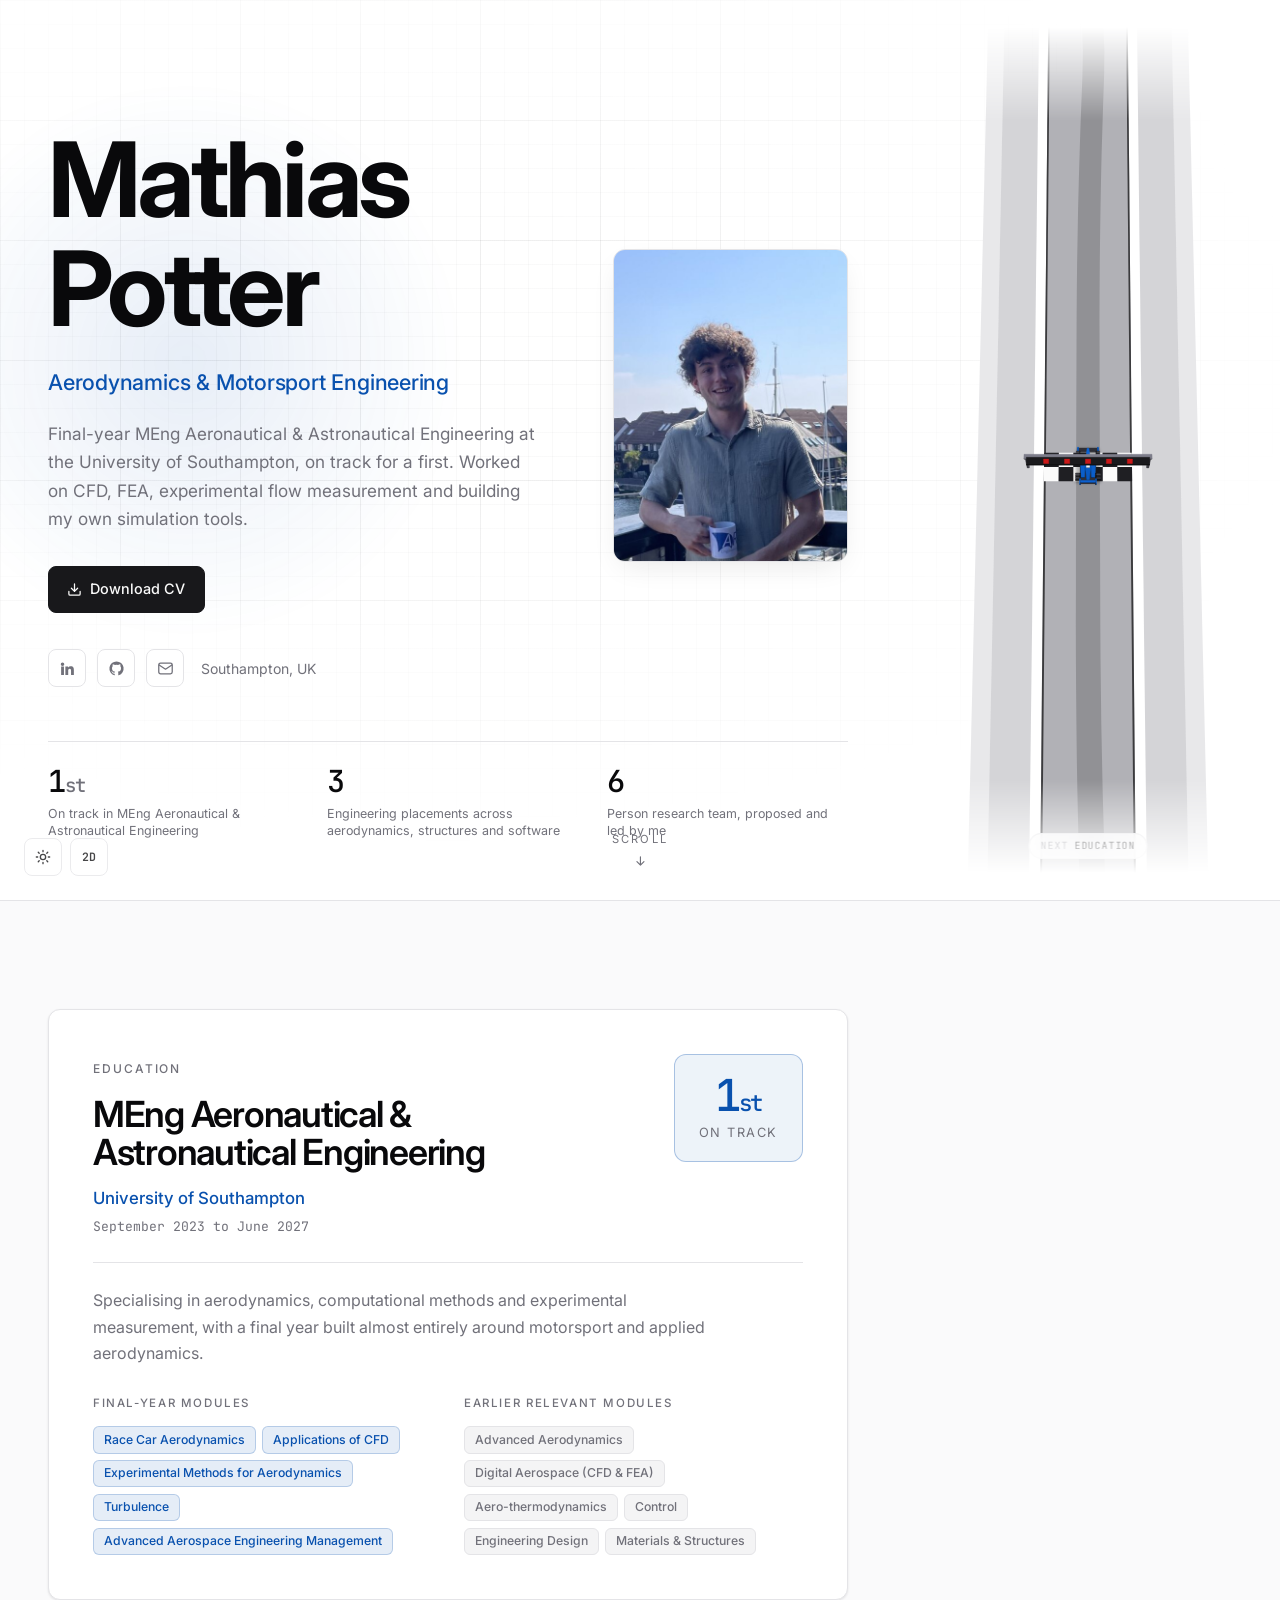
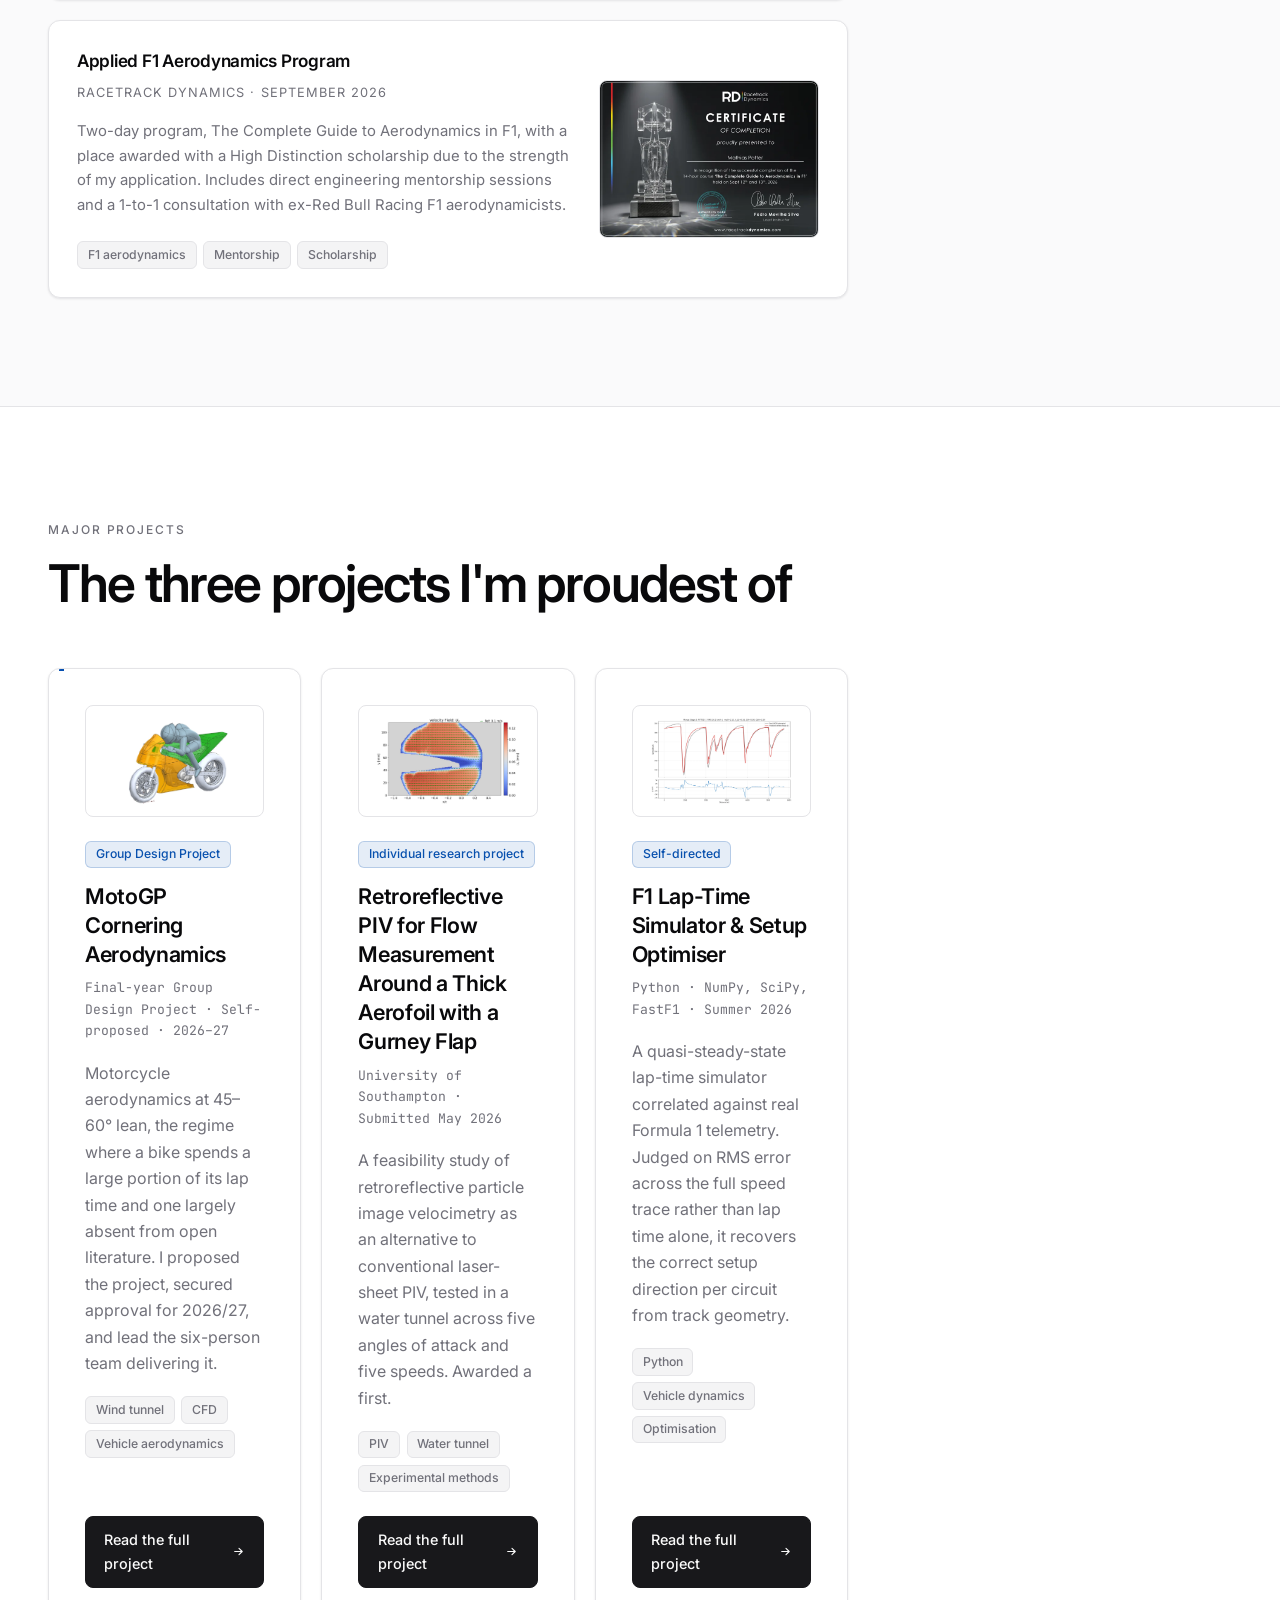
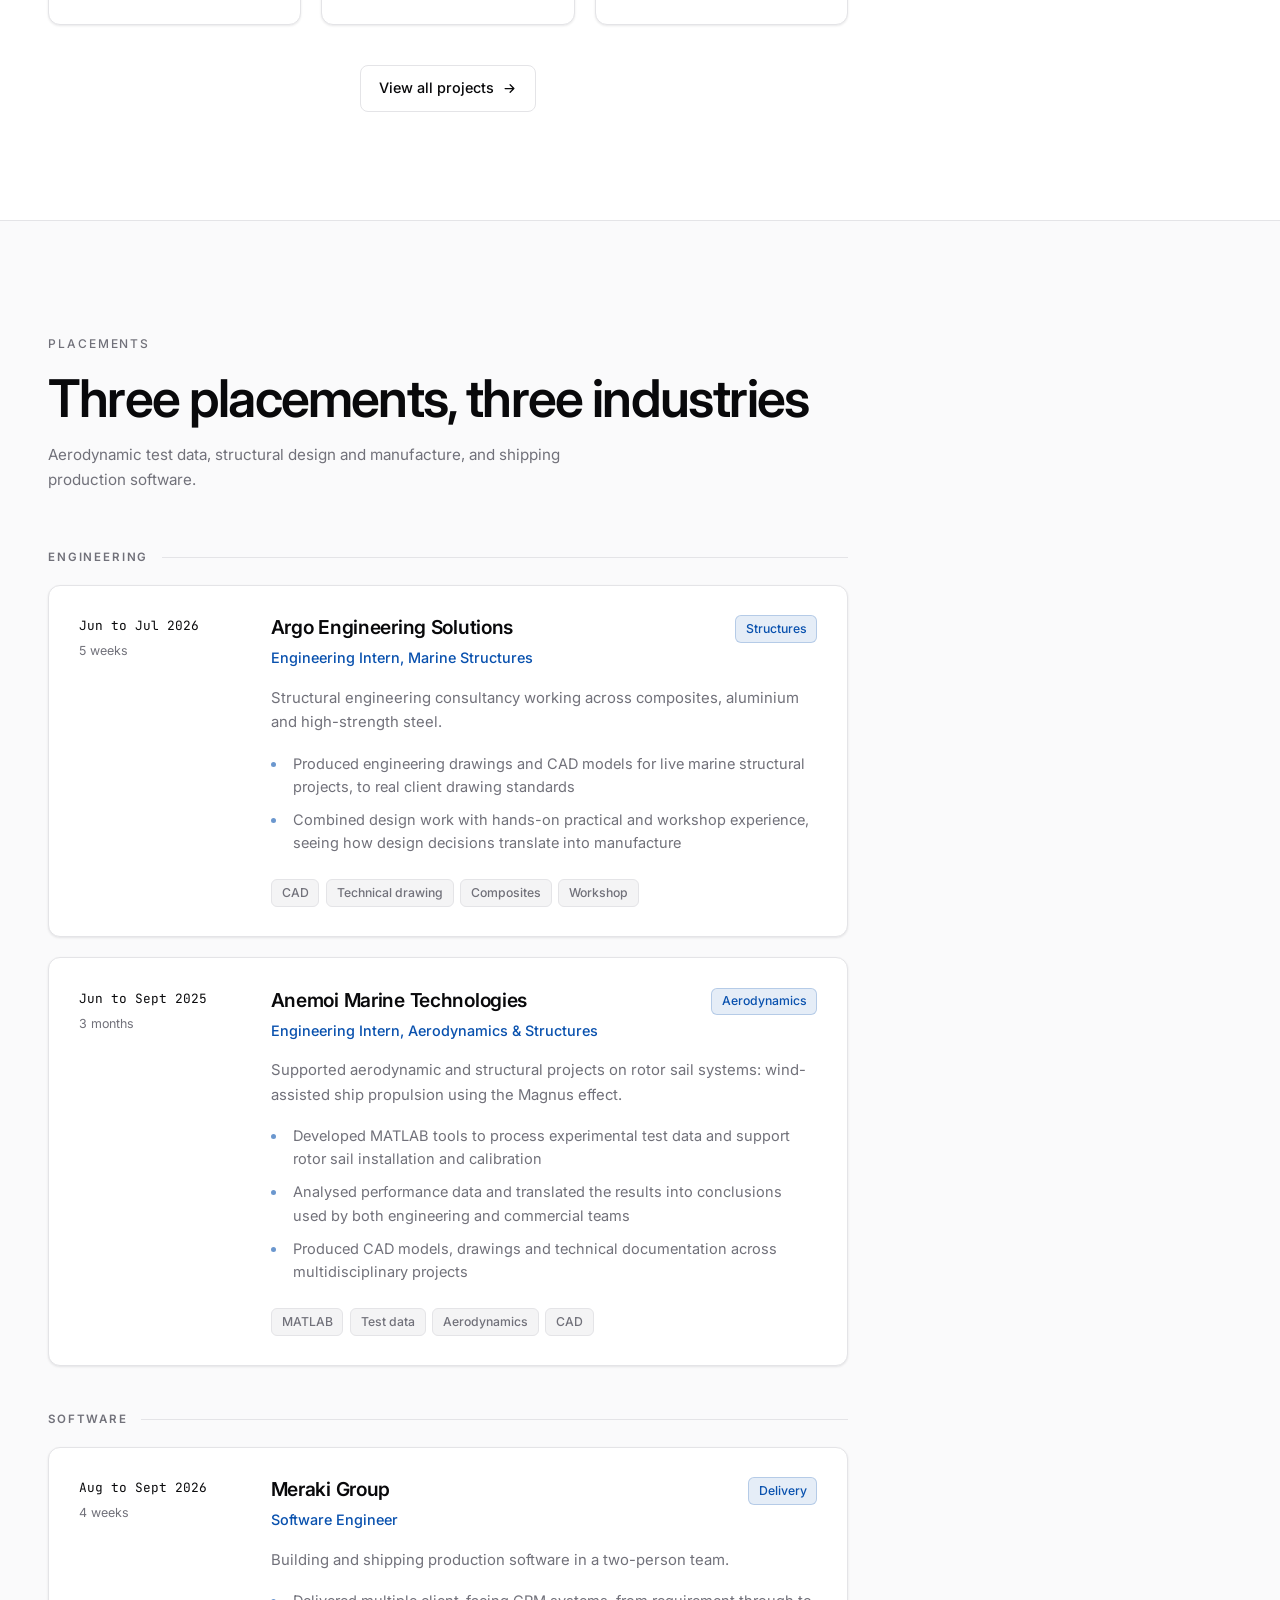
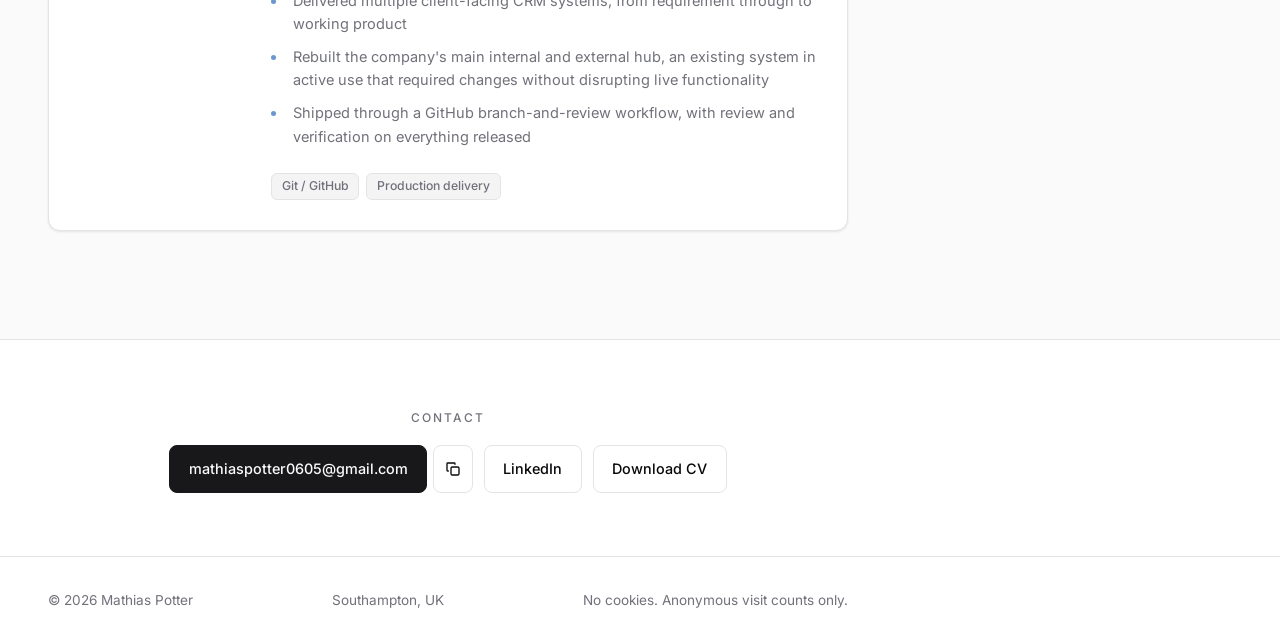
<file: index.html>
<!DOCTYPE html>
<html lang="en-GB">
<head>
<meta charset="utf-8">
<meta name="viewport" content="width=device-width, initial-scale=1">

<title>Mathias Potter | Aerodynamics &amp; Motorsport Engineering</title>
<meta name="description" content="Final-year MEng Aeronautical &amp; Astronautical Engineering student at the University of Southampton, on track for a first. Motorsport aerodynamics, CFD, wind tunnel testing and simulation.">

<meta property="og:title" content="Mathias Potter | Aerodynamics &amp; Motorsport Engineering">
<meta property="og:description" content="Final-year MEng Aeronautical &amp; Astronautical Engineering. F1 lap-time simulation, CFD, and experimental aerodynamics.">
<meta property="og:type" content="website">
<meta property="og:url" content="https://mathiaspotter.co.uk/">
<meta property="og:image" content="https://mathiaspotter.co.uk/assets/images/og-preview.jpg">
<meta property="og:image:width" content="1200">
<meta property="og:image:height" content="630">
<meta name="twitter:card" content="summary_large_image">

<link rel="canonical" href="https://mathiaspotter.co.uk/">
<link rel="icon" href="/favicon.ico" sizes="32x32">
<link rel="icon" href="/favicon.svg" type="image/svg+xml">
<link rel="apple-touch-icon" href="/apple-touch-icon.png">
<meta name="theme-color" content="#0951ae">

<link rel="preconnect" href="https://fonts.googleapis.com">
<link rel="preconnect" href="https://fonts.gstatic.com" crossorigin>
<link href="https://fonts.googleapis.com/css2?family=Inter:wght@400;500;600;700&family=JetBrains+Mono:wght@400;500&display=swap" rel="stylesheet">

<link rel="stylesheet" href="style.css">

<script>
  (function () {
    // First, so the .reveal hidden state only applies when scripts run. Without
    // JS nothing would ever add .in, and the page would stay blank.
    document.documentElement.classList.add('js');

    var t = localStorage.getItem('theme');
    if (!t) t = window.matchMedia('(prefers-color-scheme: dark)').matches ? 'dark' : 'light';
    document.documentElement.dataset.theme = t;

    // The intro plays once per session so repeat navigation isn't gated by it.
    var reduce = window.matchMedia('(prefers-reduced-motion: reduce)').matches;
    var force = /[?&]intro=1/.test(location.search);   // ?intro=1 replays it on demand
    var seen;
    try { seen = sessionStorage.getItem('introSeen'); } catch (e) { seen = null; }
    if (!reduce && (force || !seen)) {
      document.documentElement.dataset.loading = 'true';
      try { sessionStorage.setItem('introSeen', '1'); } catch (e) {}
    }
  })();
</script>
</head>

<body>
<a class="skip" href="#main">Skip to content</a>

<!-- Brief intro curtain. Hidden unless the head script set data-loading, and
     driven entirely by CSS timing so it lifts even if the script below fails. -->
<div class="preload" aria-hidden="true">
  <span class="preload-mark">MP</span>
  <span class="preload-bar"><i></i></span>
</div>

<!-- No nav bar on the home page. It let you skip past the page rather than
     read it, and the circuit strip already jumps between sections. The theme
     switch is the one control worth keeping, so it floats on its own. -->
<button class="theme-toggle theme-float" id="themeToggle" aria-label="Toggle colour theme">
  <svg class="sun" viewBox="0 0 24 24" width="16" height="16" fill="none" stroke="currentColor" stroke-width="2" stroke-linecap="round">
    <circle cx="12" cy="12" r="4"/><path d="M12 2v2M12 20v2M4.9 4.9l1.4 1.4M17.7 17.7l1.4 1.4M2 12h2M20 12h2M4.9 19.1l1.4-1.4M17.7 6.3l1.4-1.4"/>
  </svg>
  <svg class="moon" viewBox="0 0 24 24" width="16" height="16" fill="none" stroke="currentColor" stroke-width="2" stroke-linecap="round" stroke-linejoin="round">
    <path d="M21 12.8A9 9 0 1 1 11.2 3a7 7 0 0 0 9.8 9.8z"/>
  </svg>
</button>

<!-- ============================= HERO ============================== -->
<header class="hero" id="top">
  <div class="container hero-grid">

    <div class="hero-text">
      <h1>Mathias<br>Potter</h1>

      <p class="hero-role">Aerodynamics &amp; Motorsport Engineering</p>

      <p class="hero-lede">
        Final-year MEng Aeronautical &amp; Astronautical Engineering at the University
        of Southampton, on track for a first. Worked on CFD, FEA, experimental flow
        measurement and building my own simulation tools.
      </p>

      <div class="hero-actions">
        <a class="btn btn-primary" href="assets/docs/Mathias_Potter_CV.pdf">
          <svg class="ico-lead" viewBox="0 0 24 24" width="15" height="15" fill="none" stroke="currentColor" stroke-width="2" stroke-linecap="round" stroke-linejoin="round"><path d="M21 15v4a2 2 0 0 1-2 2H5a2 2 0 0 1-2-2v-4M7 10l5 5 5-5M12 15V3"/></svg>
          Download CV
        </a>
      </div>

      <!-- Icons rather than labels: the marks are recognised on sight, and the
           hero reads with less text in it. The name stays in aria-label and
           title for screen readers and hover. -->
      <div class="hero-meta">
        <a href="https://www.linkedin.com/in/mathias-potter" aria-label="LinkedIn" title="LinkedIn">
          <svg viewBox="0 0 24 24" width="17" height="17" fill="currentColor" aria-hidden="true" focusable="false"><path d="M4.98 3.5a2.5 2.5 0 1 1 0 5 2.5 2.5 0 0 1 0-5zM3 9h4v12H3zM9 9h3.8v1.65h.05A4.17 4.17 0 0 1 16.6 8.7c4 0 4.4 2.5 4.4 5.9V21h-4v-5.5c0-1.3 0-3-1.9-3s-2.1 1.44-2.1 2.9V21H9z"/></svg>
        </a>
        <a href="https://github.com/M4ttyP11" aria-label="GitHub" title="GitHub">
          <svg viewBox="0 0 24 24" width="17" height="17" fill="currentColor" aria-hidden="true" focusable="false"><path d="M12 2a10 10 0 0 0-3.16 19.49c.5.09.68-.22.68-.48l-.01-1.7c-2.78.6-3.37-1.34-3.37-1.34-.45-1.16-1.11-1.47-1.11-1.47-.91-.62.07-.6.07-.6 1 .07 1.53 1.03 1.53 1.03.9 1.53 2.36 1.09 2.94.83.09-.65.35-1.09.63-1.34-2.22-.25-4.55-1.11-4.55-4.94 0-1.09.39-1.98 1.03-2.68-.1-.25-.45-1.27.1-2.64 0 0 .84-.27 2.75 1.02a9.5 9.5 0 0 1 5 0c1.91-1.29 2.75-1.02 2.75-1.02.55 1.37.2 2.39.1 2.64.64.7 1.03 1.59 1.03 2.68 0 3.84-2.34 4.68-4.57 4.93.36.31.68.92.68 1.85l-.01 2.75c0 .27.18.58.69.48A10 10 0 0 0 12 2z"/></svg>
        </a>
        <a href="mailto:mathiaspotter0605@gmail.com" aria-label="Email" title="Email">
          <svg viewBox="0 0 24 24" width="17" height="17" fill="none" stroke="currentColor" stroke-width="1.8" stroke-linecap="round" stroke-linejoin="round" aria-hidden="true" focusable="false"><rect x="2.5" y="4.5" width="19" height="15" rx="2.5"/><path d="M3 7l9 6 9-6"/></svg>
        </a>
        <span class="muted hero-where">Southampton, UK</span>
      </div>
    </div>

    <div class="hero-portrait">
      <div class="portrait-frame">
        <img src="assets/images/mathias.jpg" alt="Mathias Potter"
             onerror="this.closest('.hero-portrait').style.display='none'">
      </div>
    </div>

  </div>

  <!-- Credibility strip: gives the hero substance before the photo exists,
       and puts three verifiable facts above the fold. -->
  <div class="container">
    <div class="hero-stats">
      <div>
        <span class="hs-num">1<span class="pct">st</span></span>
        <span class="hs-label">On track in MEng Aeronautical &amp; Astronautical Engineering</span>
      </div>
      <div>
        <span class="hs-num">3</span>
        <span class="hs-label">Engineering placements across aerodynamics, structures and software</span>
      </div>
      <div>
        <span class="hs-num">6</span>
        <span class="hs-label">Person research team, proposed and led by me</span>
      </div>
    </div>
  </div>

  <div class="scroll-cue" aria-hidden="true">
    <span>Scroll</span>
    <svg viewBox="0 0 24 24" width="14" height="14" fill="none" stroke="currentColor" stroke-width="2" stroke-linecap="round" stroke-linejoin="round"><path d="M12 5v14M6 13l6 6 6-6"/></svg>
  </div>
</header>

<main id="main">

<!-- ========================== EDUCATION =========================== -->
<section id="education" class="section section-alt">
  <div class="container">
    <div class="edu-card reveal">

      <div class="edu-head">
        <div>
          <span class="eyebrow">Education</span>
          <h2 class="edu-degree">MEng Aeronautical &amp;<br>Astronautical Engineering</h2>
          <p class="edu-uni">University of Southampton</p>
          <p class="edu-meta">September 2023 to June 2027</p>
        </div>
        <div class="edu-badge">
          <span class="stat-num">1<span class="pct">st</span></span>
          <span class="stat-unit">on track</span>
        </div>
      </div>

      <p class="edu-intro">
        Specialising in aerodynamics, computational methods and experimental
        measurement, with a final year built almost entirely around motorsport and
        applied aerodynamics.
      </p>

      <div class="edu-modules">
        <div>
          <p class="edu-label">Final-year modules</p>
          <div class="tags">
            <span class="tag-accent">Race Car Aerodynamics</span>
            <span class="tag-accent">Applications of CFD</span>
            <span class="tag-accent">Experimental Methods for Aerodynamics</span>
            <span class="tag-accent">Turbulence</span>
            <span class="tag-accent">Advanced Aerospace Engineering Management</span>
          </div>
        </div>
        <div>
          <p class="edu-label">Earlier relevant modules</p>
          <div class="tags">
            <span>Advanced Aerodynamics</span><span>Digital Aerospace (CFD &amp; FEA)</span>
            <span>Aero-thermodynamics</span><span>Control</span>
            <span>Engineering Design</span><span>Materials &amp; Structures</span>
          </div>
        </div>
      </div>

    </div>

    <div class="cards edu-cards">
      <article class="card card-with-cert reveal">
        <div class="card-cert-body">
          <div class="card-top">
            <h3>Applied F1 Aerodynamics Program</h3>
          </div>
          <p class="card-meta">Racetrack Dynamics &middot; September 2026</p>
          <p>
            Two-day program, The Complete Guide to Aerodynamics in F1, with a place
            awarded with a High Distinction scholarship due to the strength of my
            application. Includes direct engineering mentorship sessions and a 1-to-1
            consultation with ex-Red Bull Racing F1 aerodynamicists.
          </p>
          <div class="tags"><span>F1 aerodynamics</span><span>Mentorship</span><span>Scholarship</span></div>
        </div>
        <!-- Small in the card, full size in a dialog. Without JS the button
             has nothing to open, so it is a plain link to the full image. -->
        <a class="cert-thumb" href="assets/images/rd-certificate.webp"
           data-lightbox="#certDialog" aria-label="View certificate">
          <img src="assets/images/rd-certificate-thumb.webp" width="720" height="514"
               alt="Racetrack Dynamics certificate of completion" loading="lazy">
          <span class="cert-zoom" aria-hidden="true">
            <svg viewBox="0 0 24 24" width="15" height="15" fill="none" stroke="currentColor" stroke-width="2" stroke-linecap="round" stroke-linejoin="round"><path d="M15 3h6v6M9 21H3v-6M21 3l-7 7M3 21l7-7"/></svg>
          </span>
        </a>
      </article>
    </div>

  </div>
</section>

<!-- ========================= MAJOR PROJECTS ======================== -->
<section id="major" class="section">
  <div class="container">
    <div class="section-head reveal">
      <span class="eyebrow">Major projects</span>
      <h2>The three projects I'm proudest of</h2>
    </div>

    <!-- The three cards are deliberately thin. Each one is a title, a couple of
         sentences of context and a way in. The evidence, the stats and the
         caveats all live on the project page, which is where someone who is
         actually interested is going to read them. -->

    <div class="major-grid">

    <!-- ---------------------- 1. GDP ------------------------------- -->
    <article class="paper paper-lead-card reveal">
      <span class="beam" aria-hidden="true"></span>
      <div class="paper-body">
        <span class="pill">Group Design Project</span>
        <h3 class="paper-title">MotoGP Cornering Aerodynamics</h3>
        <p class="paper-meta">Final-year Group Design Project · Self-proposed · 2026–27</p>
        <p class="paper-lead">
          Motorcycle aerodynamics at 45–60° lean, the regime where a bike spends a large portion of its
          lap time and one largely absent from open literature. I proposed the project,
          secured approval for 2026/27, and lead the six-person team delivering it.
        </p>
        <div class="tags">
          <span>Wind tunnel</span><span>CFD</span><span>Vehicle aerodynamics</span>
        </div>
        <div class="hero-actions">
          <a class="btn btn-primary" href="projects/motogp-cornering-aerodynamics.html">
            Read the full project
            <svg viewBox="0 0 24 24" width="15" height="15" fill="none" stroke="currentColor" stroke-width="2" stroke-linecap="round" stroke-linejoin="round"><path d="M5 12h14M13 6l6 6-6 6"></path></svg>
          </a>
        </div>
      </div>
      <div class="paper-thumb">
        <img src="assets/images/gdp-model.webp" alt="CAD of the 50%-scale MotoGP wind tunnel model with rider"
             loading="lazy" onerror="this.parentElement.remove()">
      </div>
    </article>

    <!-- ---------------------- 2. IRP ------------------------------- -->
    <article class="paper reveal">
      <div class="paper-body">
        <span class="pill">Individual research project</span>
        <h3 class="paper-title">Retroreflective PIV for Flow Measurement Around a Thick Aerofoil with a Gurney Flap</h3>
        <p class="paper-meta">University of Southampton · Submitted May 2026</p>
        <p class="paper-lead">
          A feasibility study of retroreflective particle image velocimetry as an
          alternative to conventional laser-sheet PIV, tested in a water tunnel across
          five angles of attack and five speeds. Awarded a first.
        </p>
        <div class="tags">
          <span>PIV</span><span>Water tunnel</span><span>Experimental methods</span>
        </div>
        <div class="hero-actions">
          <a class="btn btn-primary" href="projects/retroreflective-piv.html">
            Read the full project
            <svg viewBox="0 0 24 24" width="15" height="15" fill="none" stroke="currentColor" stroke-width="2" stroke-linecap="round" stroke-linejoin="round"><path d="M5 12h14M13 6l6 6-6 6"></path></svg>
          </a>
        </div>
      </div>
      <div class="paper-thumb">
        <img src="assets/images/piv-velocity-field.webp" alt="Velocity field around the thick aerofoil with a Gurney flap, measured with retroreflective PIV"
             loading="lazy" onerror="this.parentElement.remove()">
      </div>
    </article>

    <!-- ---------------------- 3. LAP SIM --------------------------- -->
    <article class="paper reveal">
      <div class="paper-body">
        <span class="pill">Self-directed</span>
        <h3 class="paper-title">F1 Lap-Time Simulator &amp; Setup Optimiser</h3>
        <p class="paper-meta">Python · NumPy, SciPy, FastF1 · Summer 2026</p>
        <p class="paper-lead">
          A quasi-steady-state lap-time simulator correlated against real Formula 1
          telemetry. Judged on RMS error across the full speed trace rather than lap
          time alone, it recovers the correct setup direction per circuit from track
          geometry.
        </p>
        <div class="tags">
          <span>Python</span><span>Vehicle dynamics</span><span>Optimisation</span>
        </div>
        <div class="hero-actions">
          <a class="btn btn-primary" href="projects/f1-lap-time-simulator.html">
            Read the full project
            <svg viewBox="0 0 24 24" width="15" height="15" fill="none" stroke="currentColor" stroke-width="2" stroke-linecap="round" stroke-linejoin="round"><path d="M5 12h14M13 6l6 6-6 6"></path></svg>
          </a>
        </div>
      </div>
      <div class="paper-thumb">
        <img src="assets/images/correlation-plot.webp" alt="Simulated speed trace overlaid on real F1 telemetry for the Monza pole lap"
             loading="lazy" onerror="this.parentElement.remove()">
      </div>
    </article>

    </div>

    <div class="hero-actions major-actions reveal">
      <a class="btn" href="projects/">
        View all projects
        <svg viewBox="0 0 24 24" width="15" height="15" fill="none" stroke="currentColor" stroke-width="2" stroke-linecap="round" stroke-linejoin="round"><path d="M5 12h14M13 6l6 6-6 6"></path></svg>
      </a>
    </div>

  </div>
</section>

<!-- ========================== PLACEMENTS ========================== -->
<section id="experience" class="section section-alt">
  <div class="container">
    <div class="section-head reveal">
      <span class="eyebrow">Placements</span>
      <h2>Three placements, three industries</h2>
      <p class="section-sub">
        Aerodynamic test data, structural design and manufacture, and shipping
        production software.
      </p>
    </div>

    <p class="group-label reveal">Engineering</p>

    <div class="placements">

      <article class="placement reveal">
        <div class="placement-side">
          <span class="placement-when">Jun to Jul 2026</span>
          <span class="placement-len">5 weeks</span>
        </div>
        <div class="placement-main">
          <div class="placement-top">
            <div>
              <h3>Argo Engineering Solutions</h3>
              <p class="placement-role">Engineering Intern, Marine Structures</p>
            </div>
            <span class="pill">Structures</span>
          </div>
          <p>
            Structural engineering consultancy working across composites, aluminium and
            high-strength steel.
          </p>
          <ul class="placement-list">
            <li>Produced engineering drawings and CAD models for live marine structural projects, to real client drawing standards</li>
            <li>Combined design work with hands-on practical and workshop experience, seeing how design decisions translate into manufacture</li>
          </ul>
          <div class="tags"><span>CAD</span><span>Technical drawing</span><span>Composites</span><span>Workshop</span></div>
        </div>
      </article>

      <article class="placement reveal">
        <div class="placement-side">
          <span class="placement-when">Jun to Sept 2025</span>
          <span class="placement-len">3 months</span>
        </div>
        <div class="placement-main">
          <div class="placement-top">
            <div>
              <h3>Anemoi Marine Technologies</h3>
              <p class="placement-role">Engineering Intern, Aerodynamics &amp; Structures</p>
            </div>
            <span class="pill">Aerodynamics</span>
          </div>
          <p>
            Supported aerodynamic and structural projects on rotor sail systems:
            wind-assisted ship propulsion using the Magnus effect.
          </p>
          <ul class="placement-list">
            <li>Developed MATLAB tools to process experimental test data and support rotor sail installation and calibration</li>
            <li>Analysed performance data and translated the results into conclusions used by both engineering and commercial teams</li>
            <li>Produced CAD models, drawings and technical documentation across multidisciplinary projects</li>
          </ul>
          <div class="tags"><span>MATLAB</span><span>Test data</span><span>Aerodynamics</span><span>CAD</span></div>
        </div>
      </article>

    </div>

    <p class="group-label reveal">Software</p>

    <div class="placements">

      <article class="placement reveal">
        <div class="placement-side">
          <span class="placement-when">Aug to Sept 2026</span>
          <span class="placement-len">4 weeks</span>
        </div>
        <div class="placement-main">
          <div class="placement-top">
            <div>
              <h3>Meraki Group</h3>
              <p class="placement-role">Software Engineer</p>
            </div>
            <span class="pill">Delivery</span>
          </div>
          <p>
            Building and shipping production software in a two-person team.
            <!-- TODO: name the tech stack -->
          </p>
          <ul class="placement-list">
            <li>Delivered multiple client-facing CRM systems, from requirement through to working product</li>
            <li>Rebuilt the company's main internal and external hub, an existing system in active use that required changes without disrupting live functionality</li>
            <li>Shipped through a GitHub branch-and-review workflow, with review and verification on everything released</li>
          </ul>
          <div class="tags"><span>Git / GitHub</span><span>Production delivery</span></div>
        </div>
      </article>

    </div>
  </div>
</section>

<!-- =========================== CONTACT ============================ -->
<section id="contact" class="section">
  <div class="container contact reveal">
    <span class="eyebrow">Contact</span>
    <div class="hero-actions">
      <span class="copy-group">
        <a class="btn btn-primary" href="mailto:mathiaspotter0605@gmail.com">mathiaspotter0605@gmail.com</a>
        <button class="btn btn-icon copy-email" type="button" data-copy="mathiaspotter0605@gmail.com" aria-label="Copy email address" title="Copy email address" hidden>
          <svg class="ico-copy" viewBox="0 0 24 24" width="16" height="16" fill="none" stroke="currentColor" stroke-width="2" stroke-linecap="round" stroke-linejoin="round" aria-hidden="true" focusable="false"><rect x="9" y="9" width="12" height="12" rx="2"/><path d="M5 15H4a1 1 0 0 1-1-1V4a1 1 0 0 1 1-1h10a1 1 0 0 1 1 1v1"/></svg>
          <svg class="ico-done" viewBox="0 0 24 24" width="16" height="16" fill="none" stroke="currentColor" stroke-width="2.4" stroke-linecap="round" stroke-linejoin="round" aria-hidden="true" focusable="false"><path d="M5 12.5l4.5 4.5L19 7"/></svg>
          <span class="copy-status" role="status"></span>
        </button>
      </span>
      <a class="btn" href="https://www.linkedin.com/in/mathias-potter">LinkedIn</a>
      <a class="btn" href="assets/docs/Mathias_Potter_CV.pdf">Download CV</a>
    </div>
  </div>
</section>

</main>

<footer>
  <div class="container footer-inner">
    <span>© <span id="year">2026</span> Mathias Potter</span>
    <span class="muted">Southampton, UK</span>
    <span class="muted">No cookies. Anonymous visit counts only.</span>
  </div>
</footer>

<!-- ========================= CIRCUIT MINIMAP =======================
     Decoration plus a shortcut: scroll position drives a car around a lap,
     and the corner dots jump to their section. The real navigation is the
     nav above, so this is aria-hidden and only appears once JS has measured
     the page. Desktop only, and it stays off under reduced motion.
     ================================================================ -->
<aside class="circuit" id="circuit" data-mode="lap" aria-hidden="true">
  <!-- A window onto the circuit around your current position. The car is fixed
       at the SVG origin pointing up the screen, and #circuitWorld carries the
       inverse transform, so the track slides and turns beneath it. The viewBox
       is in track units, so the origin sits two thirds down the strip and most
       of what you see is the road ahead.

       Three track layers, all the same geometry: the whole loop faintly, so
       distant parts of the circuit sweep past; a bright window of road around
       the car, cut with stroke-dasharray so those distant parts stay faint;
       and the lap driven so far in accent. site.js copies the path data onto
       the other two at build time rather than the markup carrying it three
       times. -->
  <!-- The corner dots move with the track, so they are awkward to hit. This
       chip holds still, names the corner you are heading for, and goes to it.
       Not focusable: the strip is aria-hidden and the nav above is the real
       keyboard route to every section. -->
  <button class="circuit-next" id="circuitNext" type="button" tabindex="-1">
    <span class="circuit-next-k">Next</span>
    <span class="circuit-next-v" id="circuitNextName">Education</span>
  </button>

  <svg class="circuit-map" id="circuitMap" viewBox="-24 -84 48 120" role="presentation" focusable="false"
       preserveAspectRatio="xMidYMid meet">
    <g class="circuit-world" id="circuitWorld">
      <path class="circuit-kerb" id="circuitPath"
            d="M 108.25 150 L 161.75 150 A 32 32 0 0 0 184.37 140.63 L 197 128 A 16.54 16.54 0 0 0 191.24 100.86 L 178.56 95.99 A 16.64 16.64 0 0 1 174.75 67 L 180.41 62.88 A 16 16 0 0 0 176.34 34.86 L 150.01 25.54 A 30 30 0 0 0 129.99 25.54 L 97.85 36.92 A 23.27 23.27 0 0 0 84 67.5 L 86.22 73.06 A 16 16 0 0 1 71.37 95 L 54 95 A 24 24 0 0 0 30 119 L 30 125.25 A 24.75 24.75 0 0 0 54.75 150 L 108.25 150 Z"/>
      <path class="circuit-window" id="circuitWindow"/>
      <path class="circuit-line" id="circuitLine"/>

      <!-- Section markers. cx/cy here are a starting guess only: site.js moves
           each one onto the path at its section's share of the page scroll, so
           the lap runs at a constant speed. -->
      <g class="circuit-dots" id="circuitDots">
        <circle data-target="#top"        data-name="Start/finish"   cx="108.25" cy="150" r="1.1"/>
        <circle data-target="#education"  data-name="Education"      cx="173.99" cy="147.56" r="1.1"/>
        <circle data-target="#major"      data-name="Major projects" cx="201.48" cy="112.87" r="1.1"/>
        <circle data-target="#experience" data-name="Placements"     cx="84.41" cy="49.26" r="1.1"/>
        <circle data-target="#contact"    data-name="Contact"        cx="37.03" cy="102.03" r="1.1"/>
      </g>
    </g>

    <!-- The car, drawn in track units so it is a car-sized car: the road is
         5.2 units across, call that a 15m track, which puts a 2m by 4.6m car
         at roughly 0.8 by 2.3 once the wings are counted. Scaled up from
         there, because a car drawn to scale against a real road is a speck in
         a strip 114px wide. Nose along +x, and the group turns it to face up
         the screen.

         Order matters: wings and tyres go down first, the chassis over them,
         then the driver, so the body covers the inner edge of the rear tyres
         the way a sidepod does. -->
    <g class="circuit-car" id="circuitCar" transform="rotate(-90) scale(1.65)">
      <rect class="car-part" x="-1.16" y="-.66" width=".18" height="1.32" rx=".05"/>
      <rect class="car-part" x="-.94" y="-.7" width=".52" height=".3" rx=".09"/>
      <rect class="car-part" x="-.94" y=".4" width=".52" height=".3" rx=".09"/>
      <rect class="car-part" x=".4" y="-.66" width=".4" height=".26" rx=".08"/>
      <rect class="car-part" x=".4" y=".4" width=".4" height=".26" rx=".08"/>
      <rect class="car-part" x=".96" y="-.62" width=".16" height="1.24" rx=".04"/>
      <path class="car-body" d="M 1.02 .11 L .55 .16 L .28 .24 L .05 .3 L -.15 .44
               L -.78 .44 L -.98 .3 L -.98 -.3 L -.78 -.44 L -.15 -.44 L .05 -.3
               L .28 -.24 L .55 -.16 L 1.02 -.11 Z"/>
      <rect class="car-glass" x="-.34" y="-.15" width=".3" height=".3" rx=".1"/>
      <circle class="car-glass" cx=".14" cy="0" r=".16"/>
    </g>
  </svg>
  <p class="circuit-label" id="circuitLabel">Start/finish</p>
</aside>


<!-- Certificate, full size. Styled after the shadcn Dialog: dimmed and
     blurred overlay, bordered panel, close button top right. Native <dialog>
     gives focus trapping and Escape for free. -->
<dialog class="lightbox" id="certDialog" aria-label="Racetrack Dynamics certificate">
  <button class="lightbox-close" type="button" aria-label="Close" data-lightbox-close>
    <svg viewBox="0 0 24 24" width="16" height="16" fill="none" stroke="currentColor" stroke-width="2" stroke-linecap="round"><path d="M18 6L6 18M6 6l12 12"/></svg>
  </button>
  <img src="assets/images/rd-certificate.webp" width="2800" height="2000" loading="lazy"
       alt="Certificate of completion from Racetrack Dynamics for The Complete Guide to Aerodynamics in F1, awarded to Mathias Potter, 12 and 13 September 2026">
</dialog>


<script src="circuit3d.js"></script>
<script src="site.js"></script>
<script src="analytics.js" defer></script>
</body>
</html>
</file>
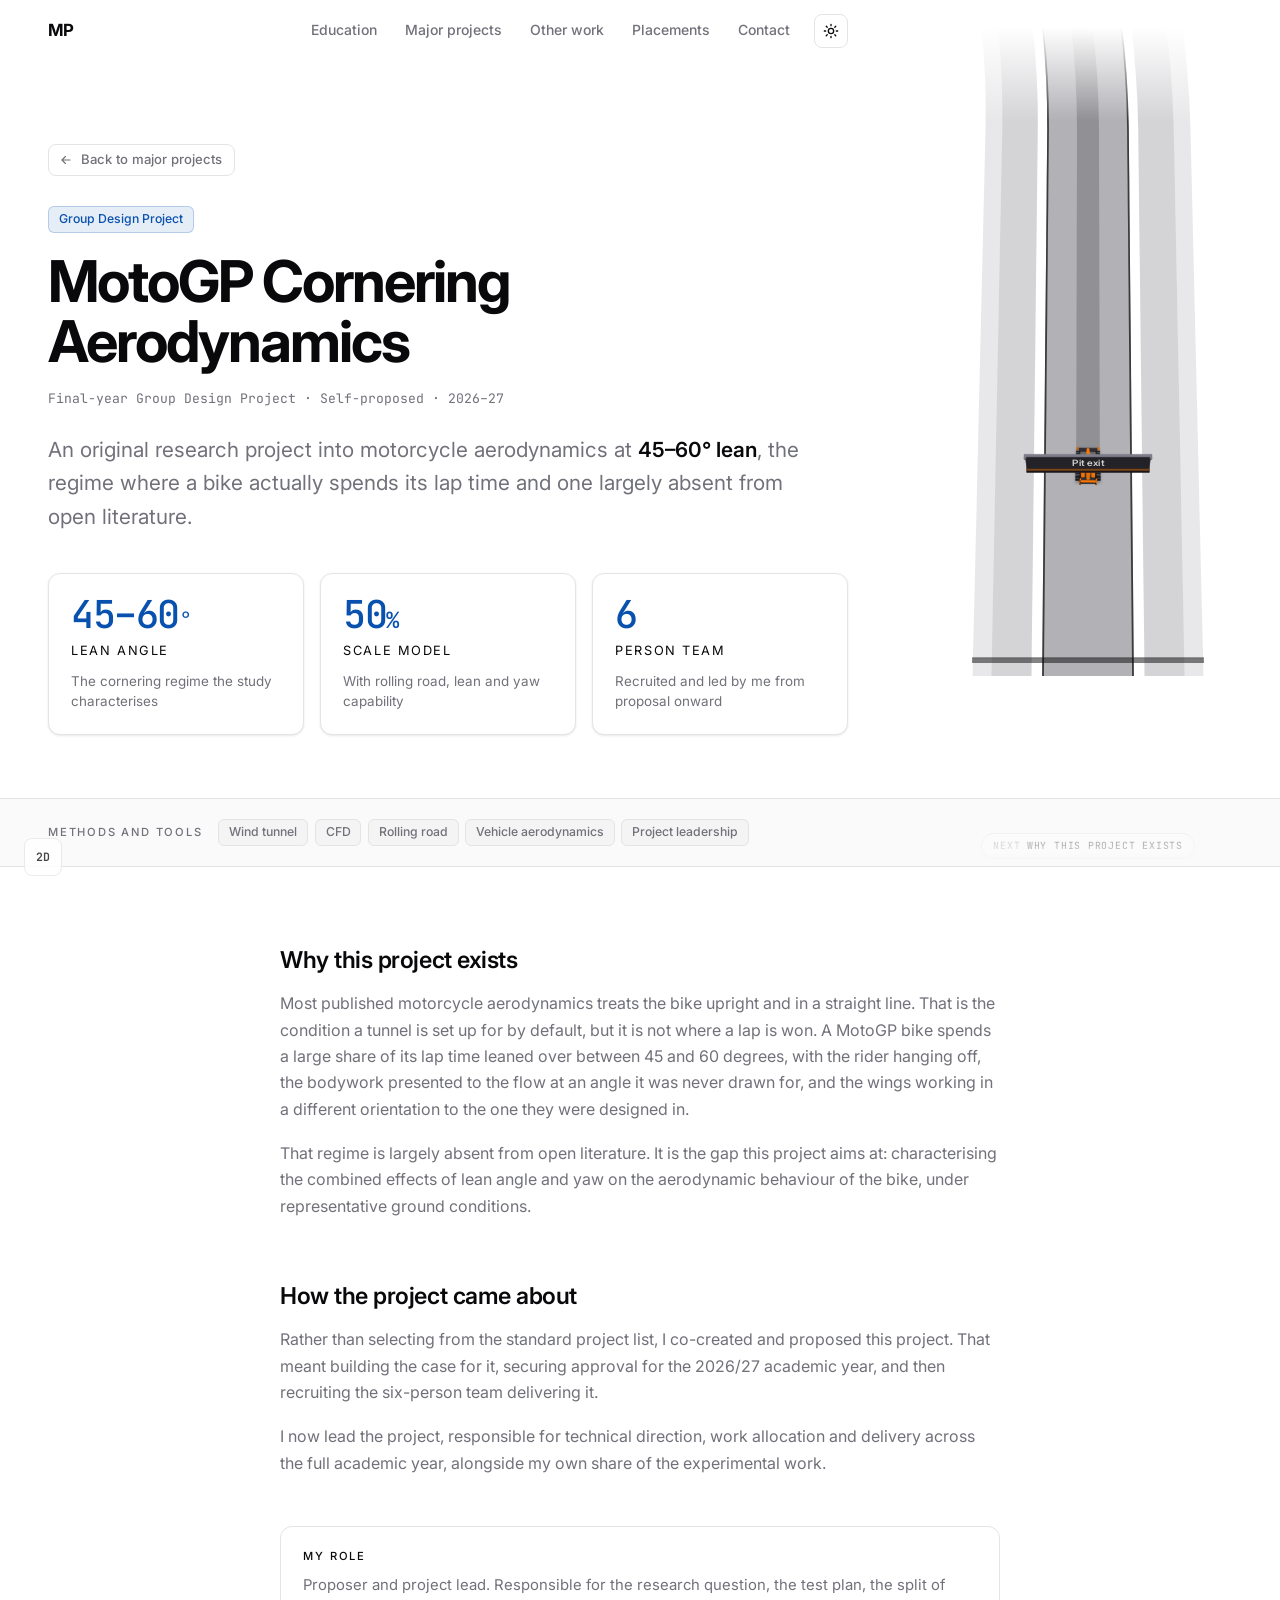
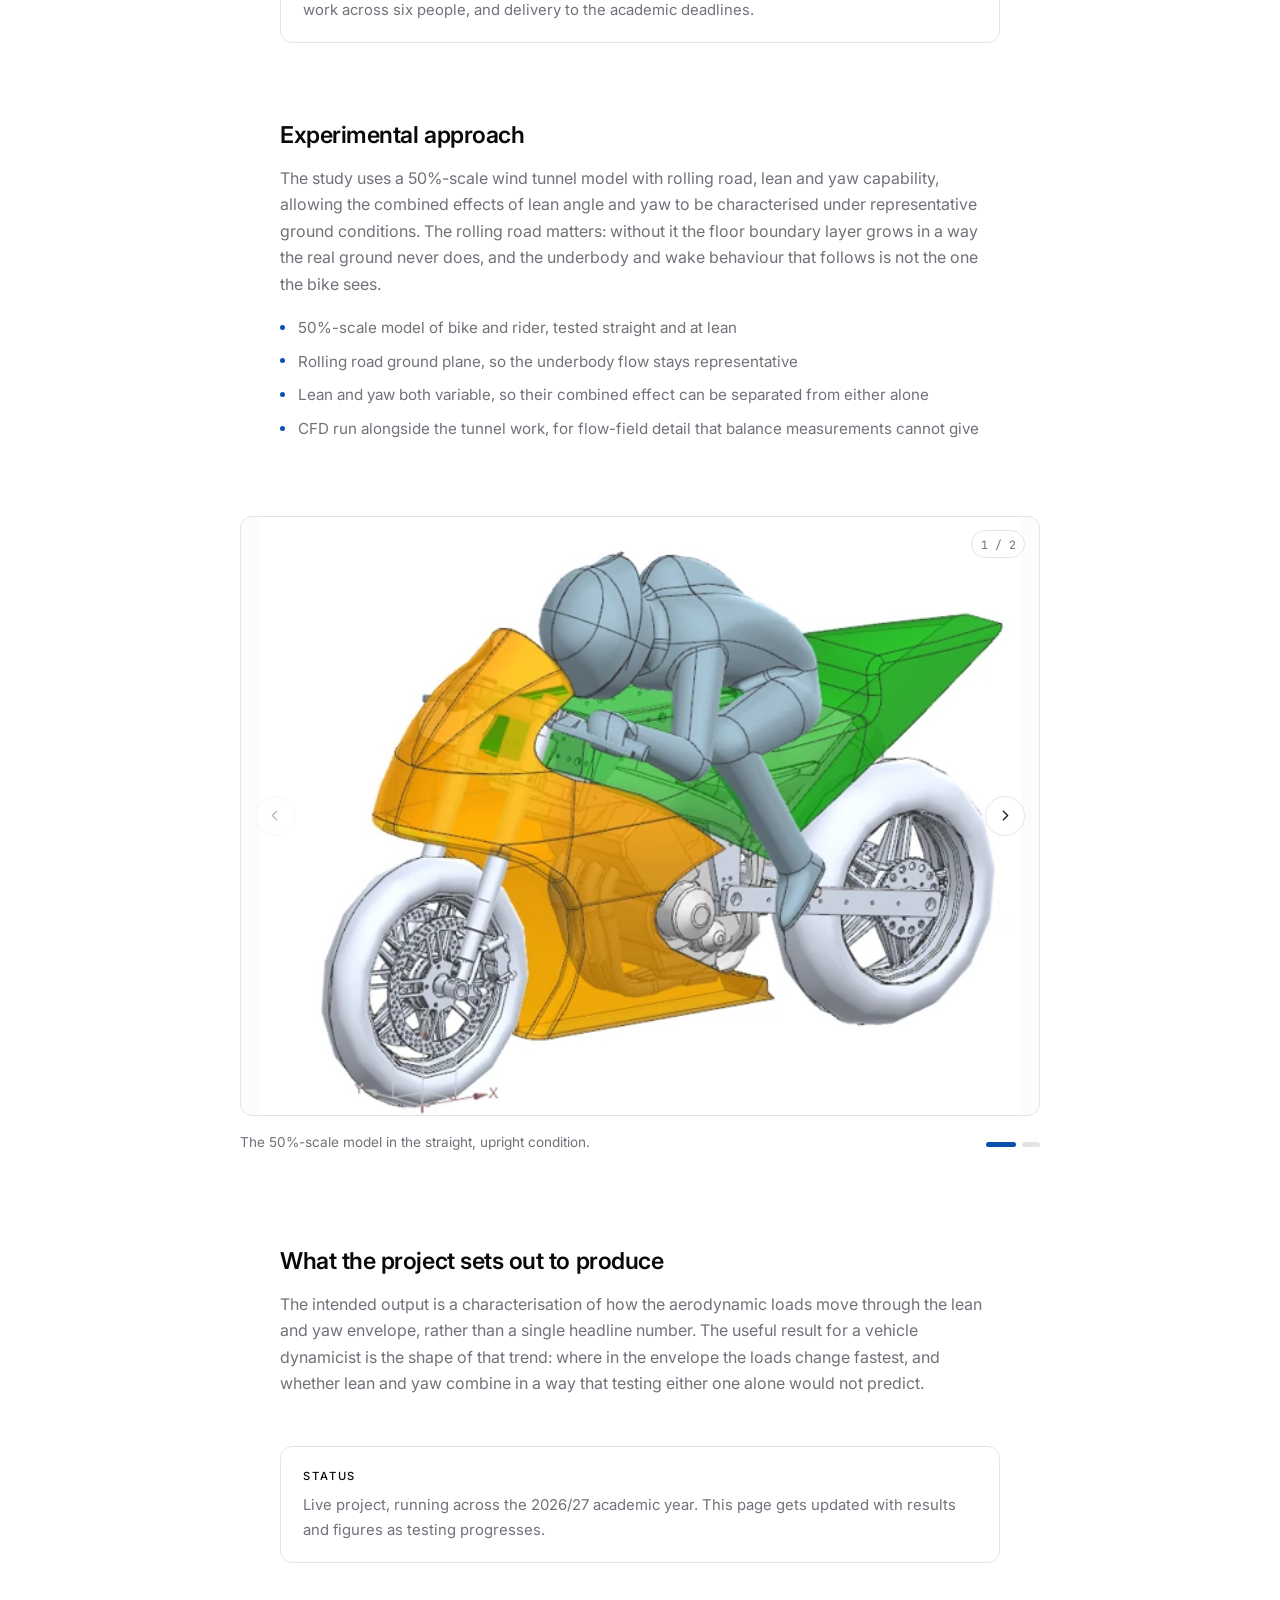
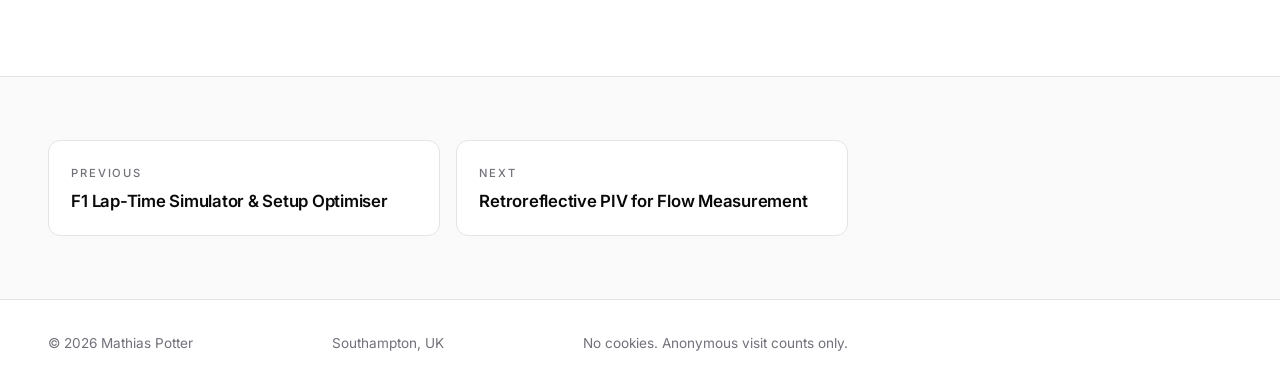
<file: projects/motogp-cornering-aerodynamics.html>
<!DOCTYPE html>
<html lang="en-GB">
<head>
<meta charset="utf-8">
<meta name="viewport" content="width=device-width, initial-scale=1">

<title>MotoGP Cornering Aerodynamics | Mathias Potter</title>
<meta name="description" content="A self-proposed final-year research project into motorcycle aerodynamics at 45 to 60 degrees of lean, using a 50%-scale wind tunnel model with rolling road, lean and yaw capability.">

<meta property="og:title" content="MotoGP Cornering Aerodynamics | Mathias Potter">
<meta property="og:description" content="Self-proposed final-year research project into motorcycle aerodynamics at high lean angle. Six-person team, 50%-scale model, rolling road.">
<meta property="og:type" content="article">
<meta property="og:url" content="https://mathiaspotter.co.uk/projects/motogp-cornering-aerodynamics.html">
<meta property="og:image" content="https://mathiaspotter.co.uk/assets/images/og-motogp-cornering-aerodynamics.jpg">
<meta property="og:image:width" content="1200">
<meta property="og:image:height" content="630">
<meta name="twitter:card" content="summary_large_image">

<link rel="canonical" href="https://mathiaspotter.co.uk/projects/motogp-cornering-aerodynamics.html">
<link rel="icon" href="/favicon.ico" sizes="32x32">
<link rel="icon" href="/favicon.svg" type="image/svg+xml">
<link rel="apple-touch-icon" href="/apple-touch-icon.png">
<meta name="theme-color" content="#0951ae">

<link rel="preconnect" href="https://fonts.googleapis.com">
<link rel="preconnect" href="https://fonts.gstatic.com" crossorigin>
<link href="https://fonts.googleapis.com/css2?family=Inter:wght@400;500;600;700&family=JetBrains+Mono:wght@400;500&display=swap" rel="stylesheet">

<link rel="stylesheet" href="../style.css">

<script>
  (function () {
    var t = localStorage.getItem('theme');
    if (!t) t = window.matchMedia('(prefers-color-scheme: dark)').matches ? 'dark' : 'light';
    document.documentElement.dataset.theme = t;
  })();
</script>
</head>

<body>
<a class="skip" href="#main">Skip to content</a>

<!-- ============================== NAV ============================== -->
<nav class="nav" aria-label="Primary">
  <div class="nav-inner">
    <a class="nav-brand" href="../index.html">MP</a>
    <div class="nav-links" id="navLinks">
      <a href="../index.html#education">Education</a>
      <a href="../index.html#major">Major projects</a>
      <a href="../index.html#projects">Other work</a>
      <a href="../index.html#experience">Placements</a>
      <a href="../index.html#contact">Contact</a>
    </div>
    <button class="nav-toggle" id="navToggle" aria-label="Menu" aria-expanded="false" aria-controls="navLinks">
      <svg class="burger" viewBox="0 0 24 24" width="18" height="18" fill="none" stroke="currentColor" stroke-width="2" stroke-linecap="round"><path d="M3 6h18M3 12h18M3 18h18"/></svg>
      <svg class="close" viewBox="0 0 24 24" width="18" height="18" fill="none" stroke="currentColor" stroke-width="2" stroke-linecap="round"><path d="M6 6l12 12M18 6L6 18"/></svg>
    </button>
    <button class="theme-toggle" id="themeToggle" aria-label="Toggle colour theme">
      <svg class="sun" viewBox="0 0 24 24" width="16" height="16" fill="none" stroke="currentColor" stroke-width="2" stroke-linecap="round"><circle cx="12" cy="12" r="4"/><path d="M12 2v2M12 20v2M4.9 4.9l1.4 1.4M17.7 17.7l1.4 1.4M2 12h2M20 12h2M4.9 19.1l1.4-1.4M17.7 6.3l1.4-1.4"/></svg>
      <svg class="moon" viewBox="0 0 24 24" width="16" height="16" fill="none" stroke="currentColor" stroke-width="2" stroke-linecap="round" stroke-linejoin="round"><path d="M21 12.8A9 9 0 1 1 11.2 3a7 7 0 0 0 9.8 9.8z"/></svg>
    </button>
  </div>
</nav>

<main id="main">

<header class="proj-hero">
  <div class="container">
    <a class="proj-back" href="../index.html#major">
      <svg viewBox="0 0 24 24" width="14" height="14" fill="none" stroke="currentColor" stroke-width="2" stroke-linecap="round" stroke-linejoin="round"><path d="M19 12H5M11 18l-6-6 6-6"/></svg>
      Back to major projects
    </a>

    <span class="pill">Group Design Project</span>
    <h1 class="proj-title">MotoGP Cornering Aerodynamics</h1>
    <p class="proj-meta">Final-year Group Design Project &middot; Self-proposed &middot; 2026&ndash;27</p>

    <p class="proj-lede">
      An original research project into motorcycle aerodynamics at <strong>45&ndash;60&deg; lean</strong>,
      the regime where a bike actually spends its lap time and one largely absent from
      open literature.
    </p>

    <div class="proj-stats">
      <div class="stat">
        <span class="stat-num">45&ndash;60<span class="pct">&deg;</span></span>
        <span class="stat-unit">lean angle</span>
        <span class="stat-label">The cornering regime the study characterises</span>
      </div>
      <div class="stat">
        <span class="stat-num">50<span class="pct">%</span></span>
        <span class="stat-unit">scale model</span>
        <span class="stat-label">With rolling road, lean and yaw capability</span>
      </div>
      <div class="stat">
        <span class="stat-num">6</span>
        <span class="stat-unit">person team</span>
        <span class="stat-label">Recruited and led by me from proposal onward</span>
      </div>
    </div>
  </div>
</header>

<section class="proj-band">
  <div class="container">
    <div class="proj-tools">
      <p class="micro-label">Methods and tools</p>
      <div class="tags">
        <span>Wind tunnel</span><span>CFD</span><span>Rolling road</span>
        <span>Vehicle aerodynamics</span><span>Project leadership</span>
      </div>
    </div>
  </div>
</section>

<div class="proj-body">
  <div class="container">

    <article class="prose">

      <h2>Why this project exists</h2>
      <p>
        Most published motorcycle aerodynamics treats the bike upright and in a
        straight line. That is the condition a tunnel is set up for by default, but it
        is not where a lap is won. A MotoGP bike spends a large share of its lap time
        leaned over between 45 and 60 degrees, with the rider hanging off, the bodywork
        presented to the flow at an angle it was never drawn for, and the wings working
        in a different orientation to the one they were designed in.
      </p>
      <p>
        That regime is largely absent from open literature. It is the gap this project
        aims at: characterising the combined effects of lean angle and yaw on the
        aerodynamic behaviour of the bike, under representative ground conditions.
      </p>

      <h2>How the project came about</h2>
      <p>
        Rather than selecting from the standard project list, I co-created and proposed
        this project. That meant building the case for it, securing approval for the
        2026/27 academic year, and then recruiting the six-person team delivering it.
      </p>
      <p>
        I now lead the project, responsible for technical direction, work allocation and
        delivery across the full academic year, alongside my own share of the
        experimental work.
      </p>

      <div class="callout">
        <span class="callout-label">My role</span>
        <p>
          Proposer and project lead. Responsible for the research question, the test
          plan, the split of work across six people, and delivery to the academic
          deadlines.
        </p>
      </div>

      <h2>Experimental approach</h2>
      <p>
        The study uses a 50%-scale wind tunnel model with rolling road, lean and yaw
        capability, allowing the combined effects of lean angle and yaw to be
        characterised under representative ground conditions. The rolling road matters:
        without it the floor boundary layer grows in a way the real ground never does,
        and the underbody and wake behaviour that follows is not the one the bike sees.
      </p>
      <ul>
        <li>50%-scale model of bike and rider, tested straight and at lean</li>
        <li>Rolling road ground plane, so the underbody flow stays representative</li>
        <li>Lean and yaw both variable, so their combined effect can be separated from either alone</li>
        <li>CFD run alongside the tunnel work, for flow-field detail that balance measurements cannot give</li>
      </ul>

      <div class="carousel" data-carousel>
        <div class="carousel-frame">
        <figure class="carousel-slide">
          <img src="../assets/images/gdp-model.webp" alt="50%-scale MotoGP wind tunnel model with rider, in the straight, upright condition."
               onerror="this.closest('.carousel-slide').remove()">
          <figcaption>The 50%-scale model in the straight, upright condition.</figcaption>
        </figure>
        <figure class="carousel-slide">
          <img src="../assets/images/gdp-model-2.webp" alt="50%-scale MotoGP wind tunnel model at lean angle."
               onerror="this.closest('.carousel-slide').remove()">
          <figcaption>The same model at lean, on the rig with rolling road and yaw capability.</figcaption>
        </figure>
        </div>
      </div>

      <h2>What the project sets out to produce</h2>
      <p>
        The intended output is a characterisation of how the aerodynamic loads move
        through the lean and yaw envelope, rather than a single headline number. The
        useful result for a vehicle dynamicist is the shape of that trend: where in the
        envelope the loads change fastest, and whether lean and yaw combine in a way
        that testing either one alone would not predict.
      </p>

      <div class="callout">
        <span class="callout-label">Status</span>
        <p>
          Live project, running across the 2026/27 academic year. This page gets
          updated with results and figures as testing progresses.
        </p>
      </div>

    </article>

  </div>
</div>

<section class="proj-next">
  <div class="container">
    <div class="proj-next-grid">
      <a class="proj-next-card" href="f1-lap-time-simulator.html">
        <p class="micro-label">Previous</p>
        <h3>F1 Lap-Time Simulator &amp; Setup Optimiser</h3>
      </a>
      <a class="proj-next-card" href="retroreflective-piv.html">
        <p class="micro-label">Next</p>
        <h3>Retroreflective PIV for Flow Measurement</h3>
      </a>
    </div>
  </div>
</section>

</main>

<footer>
  <div class="container footer-inner">
    <span>&copy; <span id="year">2026</span> Mathias Potter</span>
    <span class="muted">Southampton, UK</span>
    <span class="muted">No cookies. Anonymous visit counts only.</span>
  </div>
</footer>

<script src="../circuit3d.js"></script>
<script src="../site.js"></script>
<script src="../analytics.js" defer></script>
</body>
</html>
</file>
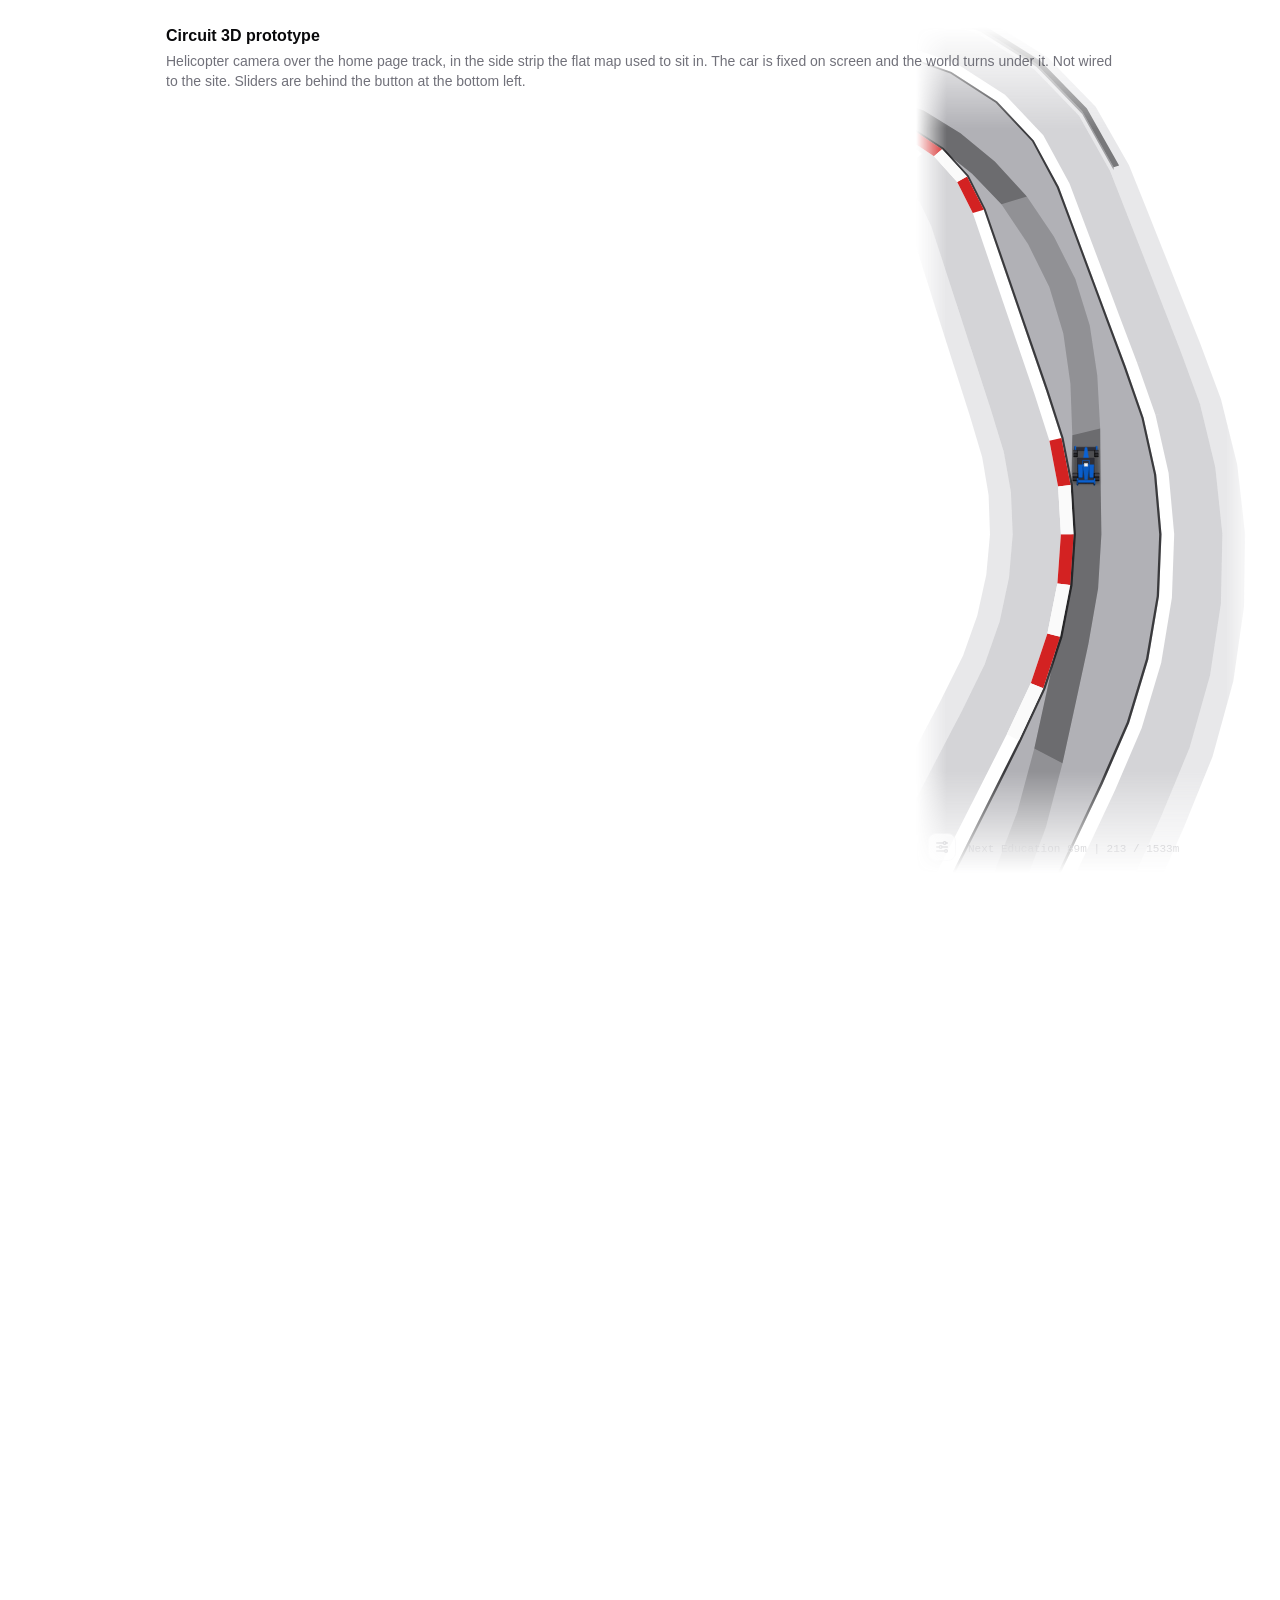
<file: proto/circuit-heli.html>
<!doctype html>
<html lang="en">
<head>
<meta charset="utf-8">
<meta name="viewport" content="width=device-width, initial-scale=1">
<title>Circuit helicopter | Prototype</title>
<meta name="robots" content="noindex">
<style>
/* Tokens copied from style.css so the band reads in the site's own colours. */
:root {
  --background:        0 0% 100%;
  --foreground:        240 10% 4%;
  --muted:             240 5% 96%;
  --muted-foreground:  240 4% 46%;
  --card:              0 0% 100%;
  --border:            240 6% 90%;
  --accent:            214 90% 36%;
  --kerb:              0 72% 48%;
  /* The worn line is darker than the road in daylight and lighter than it at
     night, since a dark tint on a dark road is invisible. */
  --worn:              0 0% 0% / .18;
  --worn-deep:         0 0% 0% / .26;
  --font: "Inter", -apple-system, BlinkMacSystemFont, "Segoe UI", Roboto, sans-serif;
  --mono: "JetBrains Mono", ui-monospace, SFMono-Regular, Menlo, monospace;
  --strip-w: 340px;
}
:root[data-theme="dark"] {
  --background:        240 10% 4%;
  --foreground:        0 0% 96%;
  --muted:             240 6% 10%;
  --muted-foreground:  240 5% 60%;
  --card:              240 8% 6%;
  --border:            240 5% 15%;
  --accent:            214 90% 62%;
  --kerb:              0 70% 55%;
  --worn:              0 0% 100% / .05;
  --worn-deep:         0 0% 100% / .08;
}
@media (prefers-color-scheme: dark) {
  :root:not([data-theme="light"]) {
    --background:        240 10% 4%;
    --foreground:        0 0% 96%;
    --muted:             240 6% 10%;
    --muted-foreground:  240 5% 60%;
    --card:              240 8% 6%;
    --border:            240 5% 15%;
    --accent:            214 90% 62%;
    --kerb:              0 70% 55%;
    --worn:              0 0% 100% / .05;
    --worn-deep:         0 0% 100% / .08;
  }
}

* { box-sizing: border-box; }
body {
  margin: 0;
  background: hsl(var(--background));
  color: hsl(var(--foreground));
  font: 14px/1.45 var(--font);
}
/* Always this tall, so the scroll length slider shows on the scrollbar even
   before Drive by scroll is on. */
body { min-height: var(--page-h, 9000px); }

.page {
  max-width: 980px;
  margin: 0 auto;
  padding: 24px 16px;
  color: hsl(var(--muted-foreground));
}
.page h1 { font-size: 16px; margin: 0 0 4px; color: hsl(var(--foreground)); }
.page p { margin: 0; }

/* The strip, where the flat map used to sit: fixed in the right gutter, two
   and a half times as tall as it is wide. No card and no border, the mask
   fades the world out on all four sides so it reads as a window rather than
   a panel. */
.band {
  position: fixed;
  right: 24px;
  top: 50%;
  translate: 0 -50%;
  z-index: 1;
  width: var(--strip-w);
  height: calc(var(--strip-w) * 2.5);
  max-height: 94vh;
  overflow: hidden;
  -webkit-mask-image:
    linear-gradient(to bottom, transparent 0, #000 12%, #000 88%, transparent 100%),
    linear-gradient(to right, transparent 0, #000 9%, #000 91%, transparent 100%);
  -webkit-mask-composite: source-in;
  mask-image:
    linear-gradient(to bottom, transparent 0, #000 12%, #000 88%, transparent 100%),
    linear-gradient(to right, transparent 0, #000 9%, #000 91%, transparent 100%);
  mask-composite: intersect;
}
.band svg { display: block; width: 100%; height: 100%; }
/* From overhead there is no horizon and no sky: the ground plane covers the
   whole frame, so filling it would put a slab of colour behind the strip
   where the flat map had none. The verge carries the edge of the world
   instead and the page shows through beyond it. */
.ground { fill: none; }
.horizon { display: none; }
.road { fill: hsl(var(--muted-foreground) / .55); }
.edge { fill: hsl(var(--foreground) / .7); }
.apron { fill: hsl(var(--muted-foreground) / .3); }
.verge { fill: hsl(var(--muted-foreground) / .16); }
.rline { fill: hsl(var(--worn)); }
.rubber { fill: hsl(var(--worn-deep)); }
.kerb-a { fill: hsl(var(--kerb)); }
.kerb-b { fill: hsl(0 0% 98%); }
.flag { fill: hsl(0 0% 98%); }
.wall-face { fill: hsl(var(--foreground) / .32); }
.wall-top { fill: hsl(var(--foreground) / .5); }
.board-panel { fill: hsl(var(--card)); stroke: hsl(var(--border)); stroke-width: .6; }
.board-back { fill: hsl(var(--muted-foreground) / .45); }
.board-post { fill: hsl(var(--muted-foreground) / .7); }
.board-strip { fill: hsl(var(--muted-foreground) / .6); }
.board.is-next .board-strip { fill: hsl(var(--accent)); }
.board-text {
  fill: hsl(var(--foreground));
  font: 600 92px var(--font);
  letter-spacing: -.5px;
}
.shadow { fill: hsl(0 0% 0% / .28); }
.readout {
  position: fixed; left: 52px; bottom: 18px;
  font: 11px var(--mono);
  color: hsl(var(--muted-foreground));
}

/* Tuning, tucked away: a small button in the band's corner opens the sliders
   in a panel above it. */
.tune {
  position: fixed; left: 12px; bottom: 12px;
  width: 28px; height: 28px;
  display: grid; place-items: center;
  padding: 0;
  border: 1px solid hsl(var(--border));
  border-radius: 8px;
  background: hsl(var(--card));
  color: hsl(var(--muted-foreground));
  cursor: pointer;
  opacity: .7;
}
.tune:hover, .tune[aria-expanded="true"] { opacity: 1; color: hsl(var(--foreground)); }
.tune svg { width: 16px; height: 16px; }

.panel {
  position: fixed;
  left: 12px;
  bottom: 56px;
  z-index: 2;
  width: min(460px, calc(100vw - 24px));
  max-height: calc(100vh - 80px);
  overflow: auto;
  padding: 14px;
  border: 1px solid hsl(var(--border));
  border-radius: 12px;
  background: hsl(var(--card) / .96);
  backdrop-filter: blur(6px);
  box-shadow: 0 10px 30px -10px hsl(0 0% 0% / .4);
}
.panel[hidden] { display: none; }
.grid {
  display: grid;
  grid-template-columns: 1fr 1fr;
  gap: 8px 16px;
}
.ctl { display: grid; grid-template-columns: 1fr auto; gap: 0 8px; align-items: center; }
.ctl label { font-size: 12px; color: hsl(var(--muted-foreground)); }
.ctl output { font: 12px var(--mono); }
.ctl input[type=range] { grid-column: 1 / -1; width: 100%; margin: 2px 0; accent-color: hsl(var(--accent)); }

.row { display: flex; flex-wrap: wrap; gap: 6px; align-items: center; margin-top: 12px; }
.row button {
  font: inherit; font-size: 12px;
  padding: 5px 10px;
  border: 1px solid hsl(var(--border));
  border-radius: 8px;
  background: hsl(var(--card));
  color: inherit;
  cursor: pointer;
}
.row button:hover { border-color: hsl(var(--muted-foreground)); }
.row button[aria-pressed="true"] { background: hsl(var(--foreground)); color: hsl(var(--background)); }
.stats { font: 11px var(--mono); color: hsl(var(--muted-foreground)); margin-top: 10px; }
</style>
</head>
<body>

<div class="page">
  <h1>Circuit 3D prototype</h1>
  <p>Helicopter camera over the home page track, in the side strip the flat map used to sit in.
     The car is fixed on screen and the world turns under it. Not wired to the site.
     Sliders are behind the button at the bottom left.</p>
</div>

<!-- Only here to be measured: the path data is copied from index.html. -->
<svg width="0" height="0" style="position:absolute" aria-hidden="true">
  <path id="src" d="M 108.25 150 L 161.75 150 A 32 32 0 0 0 184.37 140.63 L 197 128 A 16.54 16.54 0 0 0 191.24 100.86 L 178.56 95.99 A 16.64 16.64 0 0 1 174.75 67 L 180.41 62.88 A 16 16 0 0 0 176.34 34.86 L 150.01 25.54 A 30 30 0 0 0 129.99 25.54 L 97.85 36.92 A 23.27 23.27 0 0 0 84 67.5 L 86.22 73.06 A 16 16 0 0 1 71.37 95 L 54 95 A 24 24 0 0 0 30 119 L 30 125.25 A 24.75 24.75 0 0 0 54.75 150 L 108.25 150 Z"/>
</svg>

<div class="panel" id="panel" hidden>
  <div class="grid" id="controls"></div>
  <div class="row">
    <button id="play" type="button" aria-pressed="true">Pause</button>
    <button id="scrollMode" type="button" aria-pressed="false">Drive by scroll</button>
    <button data-preset="heli" type="button">Helicopter</button>
    <button data-preset="drone" type="button">Drone</button>
    <button data-preset="chase" type="button">TV chase</button>
    <button id="theme" type="button">Theme</button>
    <button id="copy" type="button">Copy settings</button>
  </div>
  <div class="stats" id="stats"></div>
</div>

<div class="band" id="band">
  <svg id="view" role="presentation">
    <defs>
      <!-- Fog: the ground fades into the page background toward the horizon.
           Placed in user space each frame, since the horizon moves with pitch
           and field of view. -->
      <linearGradient id="fog" gradientUnits="userSpaceOnUse" x1="0" x2="0">
        <stop offset="0" stop-color="hsl(var(--background))" stop-opacity="1"/>
        <stop offset="1" stop-color="hsl(var(--background))" stop-opacity="0"/>
      </linearGradient>
      <filter id="soft" x="-20%" y="-50%" width="140%" height="200%">
        <feGaussianBlur stdDeviation="1.5"/>
      </filter>
    </defs>
    <rect class="ground" id="ground" x="0" width="100%"/>
    <path class="verge" id="verge"/>
    <path class="apron" id="apron"/>
    <path class="road" id="road"/>
    <path class="rline" id="rline"/>
    <path class="rubber" id="rubber"/>
    <path class="edge" id="edge"/>
    <path class="kerb-a" id="kerbA"/>
    <path class="kerb-b" id="kerbB"/>
    <path class="flag" id="flag"/>
    <path class="wall-face" id="wallFace"/>
    <path class="wall-top" id="wallTop"/>
    <g id="boards"></g>
    <rect id="fogRect" x="0" width="100%" fill="url(#fog)"/>
    <line class="horizon" id="horizon" x1="0" x2="100%"/>
    <path class="shadow" id="shadow" filter="url(#soft)"/>
    <g id="car"></g>
  </svg>
  <div class="readout" id="readout"></div>
  <button class="tune" id="tune" type="button" aria-expanded="false" aria-controls="panel" title="Tune the camera">
    <svg viewBox="0 0 24 24" fill="none" stroke="currentColor" stroke-width="2" stroke-linecap="round" aria-hidden="true">
      <path d="M4 6h10M18 6h2M4 12h4M12 12h8M4 18h12M20 18h0"/>
      <circle cx="16" cy="6" r="2"/><circle cx="10" cy="12" r="2"/><circle cx="18" cy="18" r="2"/>
    </svg>
  </button>
</div>

<script>
(function () {
  'use strict';

  /* ------------------------------ settings ------------------------------
     Every tunable the camera question turns on. Units are track units, where
     one unit is about 2.9m, so the road is a wide 18 across. */
  var SPEC = [
    ['height',   'Camera height',     0.2, 160, 0.5, 80],
    ['back',     'Camera behind car', 0,   80,  0.5, 25],
    ['pitch',    'Pitch down, deg',   0,   89,  0.5, 70],
    ['fov',      'Vertical FOV, deg', 8,   100, 1,   40],
    ['carY',     'Car on screen, %',  10,  100, 1,   52],
    ['draw',     'Draw ahead',        20,  500, 5,   220],
    ['behind',   'Draw behind',       0,   400, 5,   140],
    ['boardTilt','Board tilt, deg',   0,   90,  1,   0],
    ['lag',      'Camera lag',        0,   12,  0.1, 2.5],
    ['smooth',   'Heading smoothing', 0.5, 20,  0.5, 4],
    ['carScale', 'Car scale',         0.3, 3,   0.05, 1.2],
    ['samples',  'Road samples',      16,  240, 1,   90],
    ['fogLen',   'Fog depth, px',     0,   200, 1,   0],
    ['speed',    'Auto speed, u/s',   0,   120, 1,   30],
    ['spinRate', 'Wheel spin',        0,   3,   0.05, 1],
    ['roll',     'Body lean',         0,   3,   0.05, 1],
    ['stripW',   'Strip width, px',   160, 520, 4,   340],
    ['pageH',    'Scroll length, px', 2000, 30000, 100, 9000]
  ];
  /* Three points on the line between the flat map and the chase camera, so
     the question of how far down to come can be answered by clicking. */
  var PRESETS = {
    heli:  { height: 80, back: 25, pitch: 70, fov: 40, carY: 52, draw: 220,
             behind: 140, boardTilt: 0,  carScale: 1.4, lag: 1,   samples: 130 },
    drone: { height: 34, back: 26, pitch: 52, fov: 40, carY: 60, draw: 200,
             behind: 90,  boardTilt: 35, carScale: 1.3, lag: 1.6, samples: 120 },
    chase: { height: 3.2, back: 7, pitch: 9,  fov: 38, carY: 78, draw: 160,
             behind: 9,   boardTilt: 90, carScale: 1.2, lag: 2.5, samples: 90 }
  };

  // Road width. Wide enough for three cars abreast at the default car
  // scale, since a circuit that only just fits the car reads as a lane.
  var ROAD = 6.2;
  var HALF = ROAD / 2;
  var KERB_W = 0.9;
  var EDGE_W = 0.16;
  var APRON_W = 3.4;       // paved run-off outside the kerb
  var VERGE_W = 1.6;       // the strip beyond it, before the barrier
  var LINE_W = 2.1;        // the worn racing line
  var WALL_AT = HALF + KERB_W + APRON_W + 0.3;
  var WALL_T = 0.45;       // barrier thickness
  var WALL_H = 0.4;        // barrier height
  var CORNER_R = 40;
  var TIGHT_R = 18;
  var NEAR = 0.3;
  // Pinned, not derived from ROAD: the unit scale belongs to the lap, which
  // is settled, so widening the road must not shrink the track.
  var M_PER_UNIT = 2.885;
  var CAP = 0.985;         // as on the site, so the lap never ends a corner short

  var S = {};
  var controls = document.getElementById('controls');
  var outputs = {};
  var inputs = {};

  SPEC.forEach(function (row) {
    var key = row[0];
    S[key] = row[5];
    var wrap = document.createElement('div');
    wrap.className = 'ctl';
    wrap.innerHTML = '<label for="c-' + key + '">' + row[1] + '</label><output></output>' +
      '<input type="range" id="c-' + key + '" min="' + row[2] + '" max="' + row[3] +
      '" step="' + row[4] + '" value="' + row[5] + '">';
    var input = wrap.querySelector('input');
    outputs[key] = wrap.querySelector('output');
    outputs[key].textContent = row[5];
    inputs[key] = input;
    input.addEventListener('input', function () {
      S[key] = parseFloat(input.value);
      outputs[key].textContent = input.value;
      applyLayout();
    });
    controls.appendChild(wrap);
  });

  function set(key, v) {
    S[key] = v;
    inputs[key].value = v;
    outputs[key].textContent = v;
  }

  /* ------------------------------ geometry ------------------------------
     The path is read once into a table at half-unit spacing, so a frame does
     no getPointAtLength calls at all, then sampled with linear
     interpolation. This stands in for at() in site.js. */
  var src = document.getElementById('src');
  var total = src.getTotalLength();
  var N = Math.ceil(total / 0.5);
  var H = total / N;
  var TX = new Float64Array(N), TY = new Float64Array(N);
  for (var i = 0; i < N; i++) {
    var p = src.getPointAtLength(i * H);
    TX[i] = p.x; TY[i] = p.y;
  }

  function wrap(d) { return ((d % total) + total) % total; }

  var ptOut = { x: 0, y: 0 };
  function pt(d) {
    var u = wrap(d) / H, k = Math.floor(u), t = u - k;
    var j = (k + 1) % N;
    ptOut.x = TX[k] + (TX[j] - TX[k]) * t;
    ptOut.y = TY[k] + (TY[j] - TY[k]) * t;
    return ptOut;
  }

  function heading(d, span) {
    var a = pt(d - span), ax = a.x, ay = a.y;
    var b = pt(d + span);
    return Math.atan2(b.y - ay, b.x - ax);
  }

  function wrapPi(a) {
    while (a > Math.PI) a -= 2 * Math.PI;
    while (a < -Math.PI) a += 2 * Math.PI;
    return a;
  }

  // Corners, found the way furnish() finds them: turn per unit length along
  // the path, runs of the same sign tighter than CORNER_R. Side +1 is the
  // driver's right, which in y-down SVG is a positive turn.
  var corners = (function () {
    var step = 1.2, n = Math.round(total / step), h = total / n;
    var ang = [], turn = [], k;
    for (k = 0; k < n; k++) ang.push(heading(k * h + h / 2, h / 2));
    for (k = 0; k < n; k++) turn.push(wrapPi(ang[k] - ang[(k + n - 1) % n]) / h);
    var out = [];
    k = 0;
    while (k < n) {
      if (Math.abs(turn[k]) < 1 / CORNER_R) { k++; continue; }
      var a = k, side = turn[k] > 0 ? 1 : -1, sum = 0, count = 0;
      while (k < n && Math.abs(turn[k]) >= 1 / CORNER_R && (turn[k] > 0 ? 1 : -1) === side) {
        sum += Math.abs(turn[k]); count++; k++;
      }
      if (k - 1 - a < 2) continue;
      out.push({ from: a * h, to: (k - 1) * h, side: side, radius: count / sum });
    }
    return out;
  })();

  function cornerAt(s) {
    s = wrap(s);
    for (var k = 0; k < corners.length; k++) {
      if (s >= corners[k].from && s <= corners[k].to) return corners[k];
    }
    return null;
  }

  /* ------------------------------ racing line ----------------------------
     The line a car would actually take: out wide on the way in, close to the
     kerb at the apex, out wide again on the way out. It is worked out once,
     as a lateral offset from the centreline at every metre of the lap.

     Wanting the inside through a corner and the middle everywhere else gives
     the apex but not the entry and the exit. Smoothing that twice, once
     tightly and once loosely, then subtracting the loose one, leaves an
     overshoot the other way on both sides of a corner, which is the line
     running wide. */
  var LINE_STEP = 1, LN = Math.max(8, Math.round(total / LINE_STEP));

  // A box blur round a closed lap, run twice, so the line has no corners of
  // its own.
  function smoothRing(src, r) {
    var n = src.length, a = new Float64Array(n), b = new Float64Array(n), i, k, sum;
    for (i = 0; i < n; i++) {
      sum = 0;
      for (k = -r; k <= r; k++) sum += src[(i + k + n) % n];
      a[i] = sum / (2 * r + 1);
    }
    for (i = 0; i < n; i++) {
      sum = 0;
      for (k = -r; k <= r; k++) sum += a[(i + k + n) % n];
      b[i] = sum / (2 * r + 1);
    }
    return b;
  }

  var LOFF = (function () {
    var want = new Float64Array(LN), k;
    for (k = 0; k < LN; k++) {
      var c = cornerAt(k * LINE_STEP);
      want[k] = c ? c.side * (HALF - 1) : 0;
    }
    var tight = smoothRing(want, 5), loose = smoothRing(want, 20);
    // The limit leaves the car's inside wheels just over the white line at an
    // apex, which is where a real one puts them.
    var out = new Float64Array(LN), lim = HALF - 0.9;
    for (k = 0; k < LN; k++) {
      var v = tight[k] * 1.85 - loose[k] * 0.85;
      out[k] = Math.max(-lim, Math.min(lim, v));
    }
    return smoothRing(out, 3);
  })();

  function lineAt(s) {
    var u = wrap(s) / LINE_STEP, k = Math.floor(u) % LN, t = u - Math.floor(u);
    return LOFF[k] + (LOFF[(k + 1) % LN] - LOFF[k]) * t;
  }

  /* The car drives the worn line rather than the centreline, so a point on
     the line and a heading along it stand in for pt() and heading() wherever
     the car and the camera are placed. Everything that draws the road still
     works off the centreline, where the cross section is measured from.

     lineHeading is the tangent of the offset line, not of the centreline, so
     the car points where it is actually going: it turns in before a corner
     and straightens on the exit. */
  var lpA = { x: 0, y: 0 }, lpB = { x: 0, y: 0 }, lpC = { x: 0, y: 0 };
  function linePt(s, out) {
    var q = pt(s), x = q.x, y = q.y;
    var a = heading(s, 0.6), lo = lineAt(s);
    out.x = x - Math.sin(a) * lo;
    out.y = y + Math.cos(a) * lo;
    return out;
  }

  function lineHeading(s, span) {
    var a = linePt(s - span, lpA), ax = a.x, ay = a.y;
    var b = linePt(s + span, lpB);
    return Math.atan2(b.y - ay, b.x - ax);
  }

  // Section boards: the home page's five markers at an even share of the lap
  // for now. On the site, measure() would place them from the scroll.
  var SECTIONS = ['Start/finish', 'Education', 'Major projects', 'Placements', 'Contact'];

  /* ------------------------------ projection ----------------------------
     Camera-heading frame: z forward along the camera's heading, x to the
     right, y up, origin at the car. The camera sits `back` behind and
     `height` above, pitched down. Its heading trails the car's by `lag`, so
     through a corner the car turns before the view does and shows its side. */
  var cam = { cx: 0, cy: 0, cos: 1, sin: 0, cp: 1, sp: 0, f: 1, w: 1, py: 1 };

  // Camera-heading frame point into camera space.
  function view(x, y, z, out) {
    var Y = y - S.height, Z = z + S.back;
    out[0] = x;
    out[1] = Y * cam.cp + Z * cam.sp;
    out[2] = Z * cam.cp - Y * cam.sp;
    return out;
  }

  // World point on the ground plane, lifted by `up`, into camera space.
  function toCam(wx, wy, up, out) {
    var dx = wx - cam.cx, dy = wy - cam.cy;
    return view(-dx * cam.sin + dy * cam.cos, up, dx * cam.cos + dy * cam.sin, out);
  }

  function sx(c) { return cam.w / 2 + cam.f * c[0] / c[2]; }
  function sy(c) { return cam.py - cam.f * c[1] / c[2]; }

  // A polygon in camera space, clipped against the near plane, appended to a
  // path string. Clipping keeps road that runs past the camera from folding
  // through the vanishing point.
  var clipBuf = [];
  function poly(parts, pts) {
    var n = 0, k, len = pts.length;
    for (k = 0; k < len; k++) {
      var p = pts[k], q = pts[(k + 1) % len];
      var pin = p[2] >= NEAR, qin = q[2] >= NEAR;
      if (pin) clipBuf[n++] = p;
      if (pin !== qin) {
        var t = (NEAR - p[2]) / (q[2] - p[2]);
        clipBuf[n++] = [p[0] + (q[0] - p[0]) * t, p[1] + (q[1] - p[1]) * t, NEAR];
      }
    }
    if (n < 3) return;
    var s = 'M' + sx(clipBuf[0]).toFixed(1) + ' ' + sy(clipBuf[0]).toFixed(1);
    for (k = 1; k < n; k++) s += 'L' + sx(clipBuf[k]).toFixed(1) + ' ' + sy(clipBuf[k]).toFixed(1);
    parts.push(s + 'Z');
  }
  var quadBuf = [0, 0, 0, 0];
  function quad(parts, a, b, c, d) {
    quadBuf[0] = a; quadBuf[1] = b; quadBuf[2] = c; quadBuf[3] = d;
    poly(parts, quadBuf);
  }

  /* --------------------------------- car ---------------------------------
     Convex solids in car units: z forward, x right, y up, the rear axle near
     z = -0.7. The car is 1.56 across, so at the default scale it takes just
     under a third of the 6.2 road; the scale slider exaggerates it as the
     map's car does.

     Each solid is backface culled on its own, which is exact for a convex
     shape, and the solids are drawn furthest first. That order is only
     approximate between parts, but from behind and above it holds. */
  var CARBON = [240, 8, 15], TYRE = [240, 6, 8], TREAD = [240, 5, 24], LIVERY = null, WHITE = [0, 0, 94];

  // A box that can taper from its rear face (z0) to its front face (z1):
  // half width, bottom and top at each end, centred on x = cx.
  function taper(cx, z0, w0, b0, t0, z1, w1, b1, t1, colour) {
    var v = [
      [cx - w0, b0, z0], [cx + w0, b0, z0], [cx + w0, t0, z0], [cx - w0, t0, z0],
      [cx - w1, b1, z1], [cx + w1, b1, z1], [cx + w1, t1, z1], [cx - w1, t1, z1]
    ];
    var f = [[0, 1, 2, 3], [5, 4, 7, 6], [4, 0, 3, 7], [1, 5, 6, 2], [3, 2, 6, 7], [4, 5, 1, 0]];
    return { v: v, f: f, colour: colour };
  }
  function box(cx, z0, z1, w, b, t, colour) {
    return taper(cx, z0, w, b, t, z1, w, b, t, colour);
  }
  // A wheel: a twelve-sided prism across the car, from x0 to x1. The tread
  // faces alternate two shades, and it is those bands running round that
  // make the spin visible. Vertices are rebuilt each frame from `spin`.
  var WHEEL_SIDES = 12;
  function wheel(x0, x1, zc, r, colour) {
    var n = WHEEL_SIDES, f = [], fc = [], k;
    var capA = [], capB = [];
    for (k = 0; k < n; k++) {
      capA.push(k); capB.push(n + k);
      f.push([k, (k + 1) % n, n + (k + 1) % n, n + k]);
      fc.push(k % 2 ? TREAD : colour);
    }
    f.push(capA, capB);
    fc.push(colour, colour);
    var s = { v: [], f: f, fc: fc, colour: colour, wheel: { x0: x0, x1: x1, zc: zc, r: r } };
    spinWheel(s, 0);
    return s;
  }
  function spinWheel(s, spin) {
    var wl = s.wheel, n = WHEEL_SIDES, k;
    for (k = 0; k < n; k++) {
      // Angle falls as the car rolls forward, so the top of the tyre moves
      // toward the nose.
      var a = (k + 0.5) / n * 2 * Math.PI - spin;
      var y = wl.r + wl.r * Math.sin(a), z = wl.zc + wl.r * Math.cos(a);
      s.v[k] = [wl.x0, y, z];
      s.v[n + k] = [wl.x1, y, z];
    }
  }

  function buildCar() {
    return [
      // Front wheels and front wing, furthest from the camera.
      wheel(-0.74, -0.52, 0.78, 0.2, TYRE),
      wheel(0.52, 0.74, 0.78, 0.2, TYRE),
      box(0, 1.02, 1.22, 0.66, 0.03, 0.07, CARBON),
      box(-0.64, 0.98, 1.24, 0.03, 0.02, 0.2, 'livery'),
      box(0.64, 0.98, 1.24, 0.03, 0.02, 0.2, 'livery'),
      // Nose and tub.
      taper(0, 0.3, 0.17, 0.06, 0.3, 1.18, 0.06, 0.1, 0.17, 'livery'),
      box(0, -0.3, 0.3, 0.2, 0.05, 0.34, 'livery'),
      // Floor, sidepods, then the engine cover rising to the airbox.
      box(0, -0.95, 0.55, 0.5, 0.02, 0.05, CARBON),
      taper(-0.33, -0.7, 0.1, 0.05, 0.16, 0.05, 0.14, 0.05, 0.27, 'livery'),
      taper(0.33, -0.7, 0.1, 0.05, 0.16, 0.05, 0.14, 0.05, 0.27, 'livery'),
      taper(0, -0.95, 0.07, 0.05, 0.24, -0.15, 0.17, 0.05, 0.5, 'livery'),
      // Halo and driver.
      box(0, 0.08, 0.26, 0.15, 0.34, 0.38, CARBON),
      box(0, -0.12, 0.08, 0.1, 0.3, 0.44, WHITE),
      // Rear wheels, wing and beam, nearest.
      wheel(-0.78, -0.5, -0.7, 0.24, TYRE),
      wheel(0.5, 0.78, -0.7, 0.24, TYRE),
      box(0, -1.08, -0.98, 0.04, 0.2, 0.52, CARBON),
      box(-0.5, -1.22, -0.92, 0.03, 0.26, 0.64, 'livery'),
      box(0.5, -1.22, -0.92, 0.03, 0.26, 0.64, 'livery'),
      box(0, -1.2, -1.0, 0.47, 0.5, 0.56, CARBON),
      box(0, -1.14, -1.02, 0.47, 0.58, 0.61, 'livery')
    ];
  }
  var CAR = buildCar();

  // Light from above, a little ahead and to the right.
  var LIGHT = (function () {
    var l = [0.35, 0.9, 0.25], m = Math.hypot(l[0], l[1], l[2]);
    return [l[0] / m, l[1] / m, l[2] / m];
  })();

  function readLivery() {
    var raw = getComputedStyle(document.documentElement).getPropertyValue('--accent').trim();
    var m = raw.match(/([\d.]+)\s+([\d.]+)%\s+([\d.]+)%/);
    LIVERY = m ? [+m[1], +m[2], +m[3]] : [214, 90, 50];
  }

  function shade(c, lam) {
    var hsl = c === 'livery' ? LIVERY : c;
    var l = Math.max(2, Math.min(96, hsl[2] * (0.55 + 0.6 * lam) + 4 * lam));
    return 'hsl(' + hsl[0] + ' ' + hsl[1] + '% ' + l.toFixed(1) + '%)';
  }

  var carGroup = document.getElementById('car');
  var facePool = [];
  var carYaw = 0;
  var spin = 0;
  // Body lean in radians, positive leaning the top of the car to its left,
  // which is the outside of a right-hander. The wheels stay planted and the
  // rest of the car rolls about a centre just above the floor.
  var roll = 0;
  var ROLL_Y = 0.06;

  function drawCar() {
    var k = S.carScale, cy = Math.cos(carYaw), sy_ = Math.sin(carYaw);
    var cr = Math.cos(roll), sr = Math.sin(roll), ry = ROLL_Y * k;
    var solids = [], i, j;
    for (i = 0; i < CAR.length; i++) {
      var s = CAR[i], local = [], camv = [], cx = 0, cyy = 0, cz = 0;
      if (s.wheel) spinWheel(s, spin);
      for (j = 0; j < s.v.length; j++) {
        var v = s.v[j];
        // Yaw about the car's own origin. Yaw is positive to the right, as
        // heading is in y-down SVG.
        var x = v[0] * k, y = v[1] * k, z = v[2] * k;
        if (!s.wheel) {
          var rx = x * cr - (y - ry) * sr;
          y = x * sr + (y - ry) * cr + ry;
          x = rx;
        }
        var lx = x * cy + z * sy_, lz = -x * sy_ + z * cy;
        local.push([lx, y, lz]);
        var c = view(lx, y, lz, [0, 0, 0]);
        camv.push(c);
        cx += c[0]; cyy += c[1]; cz += c[2];
      }
      var nv = s.v.length;
      solids.push({ s: s, local: local, camv: camv, depth: Math.hypot(cx / nv, cyy / nv, cz / nv),
                    centre: [cx / nv, cyy / nv, cz / nv] });
    }
    solids.sort(function (a, b) { return b.depth - a.depth; });

    var used = 0;
    for (i = 0; i < solids.length; i++) {
      var sol = solids[i];
      for (j = 0; j < sol.s.f.length; j++) {
        var face = sol.s.f[j];
        var A = sol.camv[face[0]], B = sol.camv[face[1]], C = sol.camv[face[2]];
        if (A[2] < NEAR || B[2] < NEAR || C[2] < NEAR) continue;
        // Normal in camera space, flipped to point out of the solid, then
        // culled if it faces away from the camera at the origin.
        var n = cross(sub(B, A), sub(C, A));
        var fc = centroid(sol.camv, face);
        if (dot(n, sub(fc, sol.centre)) < 0) n = [-n[0], -n[1], -n[2]];
        if (dot(n, fc) >= 0) continue;
        // Lighting from the same normal in the car frame.
        var ln = cross(sub(sol.local[face[1]], sol.local[face[0]]),
                       sub(sol.local[face[2]], sol.local[face[0]]));
        var lc = centroid(sol.local, face), lcen = centroid(sol.local, null);
        if (dot(ln, sub(lc, lcen)) < 0) ln = [-ln[0], -ln[1], -ln[2]];
        var mag = Math.hypot(ln[0], ln[1], ln[2]) || 1;
        var lam = Math.max(0, dot(ln, LIGHT) / mag);

        var d = '';
        for (var q = 0; q < face.length; q++) {
          var P = sol.camv[face[q]];
          d += (q ? 'L' : 'M') + sx(P).toFixed(1) + ' ' + sy(P).toFixed(1);
        }
        var el = facePool[used];
        if (!el) {
          el = document.createElementNS('http://www.w3.org/2000/svg', 'path');
          el.setAttribute('stroke-linejoin', 'round');
          el.setAttribute('stroke-width', '0.4');
          carGroup.appendChild(el);
          facePool.push(el);
        }
        var fill = shade(sol.s.fc ? sol.s.fc[j] : sol.s.colour, lam);
        el.setAttribute('d', d + 'Z');
        el.setAttribute('fill', fill);
        // A hairline in the face's own colour closes antialiasing seams.
        el.setAttribute('stroke', fill);
        used++;
      }
    }
    for (i = used; i < facePool.length; i++) facePool[i].setAttribute('d', '');
    return used;
  }

  function sub(a, b) { return [a[0] - b[0], a[1] - b[1], a[2] - b[2]]; }
  function dot(a, b) { return a[0] * b[0] + a[1] * b[1] + a[2] * b[2]; }
  function cross(a, b) {
    return [a[1] * b[2] - a[2] * b[1], a[2] * b[0] - a[0] * b[2], a[0] * b[1] - a[1] * b[0]];
  }
  function centroid(pts, idx) {
    var x = 0, y = 0, z = 0, n = idx ? idx.length : pts.length;
    for (var k = 0; k < n; k++) {
      var p = pts[idx ? idx[k] : k];
      x += p[0]; y += p[1]; z += p[2];
    }
    return [x / n, y / n, z / n];
  }

  /* ------------------------------- drawing ------------------------------ */
  var $ = function (id) { return document.getElementById(id); };
  var band = $('band');
  var elRoad = $('road'), elEdge = $('edge');
  var elApron = $('apron'), elVerge = $('verge'), elLine = $('rline'), elRubber = $('rubber');
  var elKA = $('kerbA'), elKB = $('kerbB'), elFlag = $('flag'), boardLayer = $('boards');
  var elWallF = $('wallFace'), elWallT = $('wallTop'), elShadow = $('shadow');
  var elGround = $('ground'), elFog = $('fogRect'), elHorizon = $('horizon');
  var fog = $('fog');
  var readout = $('readout'), stats = $('stats');

  // Per-sample camera-space points across the road, reused every frame.
  // Out from the centreline: verge, run-off, kerb, white line, track, then
  // the same again on the other side. Nothing down the middle, since a
  // circuit has no centre line painted on it.
  var OFFS = [
    -HALF - KERB_W - APRON_W - VERGE_W, -HALF - KERB_W - APRON_W, -HALF - KERB_W,
    -HALF, -HALF + EDGE_W, HALF - EDGE_W, HALF,
    HALF + KERB_W, HALF + KERB_W + APRON_W, HALF + KERB_W + APRON_W + VERGE_W
  ];
  var rows = [];
  function row(k) {
    if (!rows[k]) {
      rows[k] = { s: 0, x: 0, y: 0, nx: 0, ny: 0, lo: 0,
                  pts: OFFS.map(function () { return [0, 0, 0]; }),
                  lpts: [[0, 0, 0], [0, 0, 0]] };
    }
    return rows[k];
  }

  function applyLayout() {
    document.documentElement.style.setProperty('--strip-w', S.stripW + 'px');
    document.body.style.setProperty('--page-h', S.pageH + 'px');
  }

  var w1 = [0, 0, 0], w2 = [0, 0, 0], w3 = [0, 0, 0], w4 = [0, 0, 0];
  var w5 = [0, 0, 0], w6 = [0, 0, 0];

  function frame(d) {
    var t0 = performance.now();
    var w = band.clientWidth, h = band.clientHeight;

    // Camera origin is the car, and the car is on the worn line, so the
    // whole world shifts sideways as the line wanders across the road.
    var c = linePt(d, lpC);
    cam.cx = c.x; cam.cy = c.y;
    var camTh = lineHeading(d - S.lag, S.smooth);
    var carTh = lineHeading(d, 1.2);
    carYaw = wrapPi(carTh - camTh);
    cam.cos = Math.cos(camTh); cam.sin = Math.sin(camTh);
    var pitch = S.pitch * Math.PI / 180;
    cam.cp = Math.cos(pitch); cam.sp = Math.sin(pitch);
    cam.f = (h / 2) / Math.tan(S.fov * Math.PI / 360);
    cam.w = w;
    // Pin the principal point so the car lands at carY% down the band.
    var carC = view(0, 0, 0, [0, 0, 0]);
    cam.py = h * S.carY / 100 + cam.f * carC[1] / Math.max(carC[2], NEAR);

    var horizonY = cam.py - cam.f * Math.tan(pitch);
    elGround.setAttribute('y', Math.max(0, horizonY).toFixed(1));
    elGround.setAttribute('height', Math.max(0, h - horizonY).toFixed(1));
    elHorizon.setAttribute('y1', horizonY.toFixed(1));
    elHorizon.setAttribute('y2', horizonY.toFixed(1));
    elFog.setAttribute('y', horizonY.toFixed(1));
    elFog.setAttribute('height', Math.max(0, S.fogLen).toFixed(1));
    fog.setAttribute('y1', horizonY.toFixed(1));
    fog.setAttribute('y2', (horizonY + S.fogLen).toFixed(1));

    // Samples fixed to the track, not to the car, so the kerbs and the line do
    // not swim as the car moves.
    var n = Math.round(S.samples);
    var step = (S.draw + S.behind + 2) / n;
    var s0 = Math.floor((d - S.behind - 2) / step) * step;
    var k, j;
    for (k = 0; k <= n; k++) {
      var r = row(k), s = s0 + k * step;
      r.s = s;
      var q = pt(s);
      r.x = q.x; r.y = q.y;
      var a = heading(s, Math.min(step, 1));
      r.nx = -Math.sin(a); r.ny = Math.cos(a);
      for (j = 0; j < OFFS.length; j++) {
        toCam(r.x + r.nx * OFFS[j], r.y + r.ny * OFFS[j], 0, r.pts[j]);
      }
      var lo = r.lo = lineAt(s);
      toCam(r.x + r.nx * (lo - LINE_W / 2), r.y + r.ny * (lo - LINE_W / 2), 0, r.lpts[0]);
      toCam(r.x + r.nx * (lo + LINE_W / 2), r.y + r.ny * (lo + LINE_W / 2), 0, r.lpts[1]);
    }

    // Far to near, so later quads paint over earlier ones.
    var road = [], edge = [], ka = [], kb = [], wf = [], wt = [];
    var apron = [], verge = [], rline = [], rubber = [];
    for (k = n - 1; k >= 0; k--) {
      var R0 = rows[k], R1 = rows[k + 1];
      var A = R0.pts, B = R1.pts;
      var idx = Math.round(R0.s / step);
      quad(verge, A[0], B[0], B[1], A[1]);
      quad(verge, A[8], B[8], B[9], A[9]);
      quad(apron, A[1], B[1], B[2], A[2]);
      quad(apron, A[7], B[7], B[8], A[8]);
      quad(road, A[3], B[3], B[6], A[6]);
      quad(edge, A[3], B[3], B[4], A[4]);
      quad(edge, A[5], B[5], B[6], A[6]);
      var corner = cornerAt((R0.s + R1.s) / 2);
      // The line worn into the road, darker again through a corner, where
      // the cars are hardest on it.
      quad(rline, R0.lpts[0], R1.lpts[0], R1.lpts[1], R0.lpts[1]);
      if (corner) quad(rubber, R0.lpts[0], R1.lpts[0], R1.lpts[1], R0.lpts[1]);
      if (corner) {
        var into = idx % 2 ? kb : ka;
        if (corner.side > 0) quad(into, A[6], B[6], B[7], A[7]);
        else quad(into, A[2], B[2], B[3], A[3]);
        // A tyre barrier round the outside of the tight ones: the face
        // toward the road, then its top.
        if (corner.radius < TIGHT_R) {
          var o1 = -corner.side * WALL_AT, o2 = -corner.side * (WALL_AT + WALL_T);
          toCam(R0.x + R0.nx * o1, R0.y + R0.ny * o1, 0, w1);
          toCam(R1.x + R1.nx * o1, R1.y + R1.ny * o1, 0, w2);
          toCam(R1.x + R1.nx * o1, R1.y + R1.ny * o1, WALL_H, w3);
          toCam(R0.x + R0.nx * o1, R0.y + R0.ny * o1, WALL_H, w4);
          toCam(R1.x + R1.nx * o2, R1.y + R1.ny * o2, WALL_H, w5);
          toCam(R0.x + R0.nx * o2, R0.y + R0.ny * o2, WALL_H, w6);
          quad(wf, w1, w2, w3, w4);
          quad(wt, w4, w3, w5, w6);
        }
      }
    }
    elRoad.setAttribute('d', road.join(''));
    elVerge.setAttribute('d', verge.join(''));
    elApron.setAttribute('d', apron.join(''));
    elLine.setAttribute('d', rline.join(''));
    elRubber.setAttribute('d', rubber.join(''));
    elEdge.setAttribute('d', edge.join(''));
    elKA.setAttribute('d', ka.join(''));
    elKB.setAttribute('d', kb.join(''));
    elWallF.setAttribute('d', wf.join(''));
    elWallT.setAttribute('d', wt.join(''));

    // Start/finish: a band across the road at every multiple of the lap.
    var flag = [];
    var lap = Math.floor((d + S.draw) / total) * total;
    if (lap >= d - S.behind - 2 && lap <= d + S.draw) {
      flagQuad(flag, lap - 0.35, lap + 0.35);
    }
    elFlag.setAttribute('d', flag.join(''));

    // Section boards. The nearest one ahead is the Next target and carries
    // the accent.
    var nearest = null;
    for (k = 0; k < BOARDS.length; k++) {
      var ahead = wrap(BOARDS[k].at - d);
      if (ahead <= S.draw && (!nearest || ahead < nearest.ahead)) nearest = { b: BOARDS[k], ahead: ahead };
    }
    for (k = 0; k < BOARDS.length; k++) {
      var bd = BOARDS[k];
      var rel = wrap(bd.at - d + S.behind + 2) - S.behind - 2;
      drawBoard(bd, d + rel, rel <= S.draw, nearest && nearest.b === bd);
    }

    // Contact shadow: the car's footprint on the road, softened.
    var sh = [], sc = S.carScale, cyw = Math.cos(carYaw), syw = Math.sin(carYaw);
    var foot = [[-0.8, -1.05], [0.8, -1.05], [0.72, 1.2], [-0.72, 1.2]].map(function (p) {
      var x = p[0] * sc, z = p[1] * sc;
      return view(x * cyw + z * syw, 0, -x * syw + z * cyw, [0, 0, 0]);
    });
    poly(sh, foot);
    elShadow.setAttribute('d', sh.join(''));

    var faces = drawCar();

    var ms = performance.now() - t0;
    avg = avg * 0.9 + ms * 0.1;
    stats.textContent = avg.toFixed(2) + ' ms/frame | ' + road.length + ' road quads | ' + faces + ' car faces';
    readout.textContent = (nearest ? 'Next ' + nearest.b.name + ' ' + Math.round(nearest.ahead * M_PER_UNIT) + 'm | ' : '') +
      Math.round(wrap(d) * M_PER_UNIT) + ' / ' + Math.round(total * M_PER_UNIT) + 'm';
  }
  var avg = 0;

  var tmp = [[0, 0, 0], [0, 0, 0], [0, 0, 0], [0, 0, 0]];
  function flagQuad(parts, sa, sb) {
    var pa = pt(sa), ax = pa.x, ay = pa.y, aa = heading(sa, 1);
    var pb = pt(sb), bx = pb.x, by = pb.y, ba = heading(sb, 1);
    toCam(ax + Math.sin(aa) * HALF, ay - Math.cos(aa) * HALF, 0, tmp[0]);
    toCam(bx + Math.sin(ba) * HALF, by - Math.cos(ba) * HALF, 0, tmp[1]);
    toCam(bx - Math.sin(ba) * HALF, by + Math.cos(ba) * HALF, 0, tmp[2]);
    toCam(ax - Math.sin(aa) * HALF, ay + Math.cos(aa) * HALF, 0, tmp[3]);
    quad(parts, tmp[0], tmp[1], tmp[2], tmp[3]);
  }

  /* ------------------------------- boards --------------------------------
     One board per home page section, standing beside the track and facing
     back down it: a panel on two posts, a strip along the top, and the
     section name. The panel is projected exactly. The name is plain SVG text
     laid onto the panel with the affine transform that fits its top-left,
     top-right and bottom-left corners, which is close enough to true
     perspective for something this small.

     The text is set 100 times too large and scaled down in the transform,
     since some browsers mishandle font sizes under a pixel.

     Boards go on the inside of a corner, clear of the kerb, because the
     tyre barrier takes the outside. On a straight they go on the left. */
  var BOARD_UP = 0.8;       // panel bottom, above the ground
  var BOARD_H = 1.7;        // panel height, oversized so it reads in a short band
  var BOARD_GAP = HALF + KERB_W + 0.5;
  var TEXT_K = 100;
  var BOARDS = SECTIONS.map(function (name, k) {
    var at = total * CAP * k / SECTIONS.length;
    var corner = cornerAt(at);
    var g = svgEl('g', { 'class': 'board' });
    var back = svgEl('path', { 'class': 'board-back' });
    var posts = svgEl('path', { 'class': 'board-post' });
    var panel = svgEl('path', { 'class': 'board-panel' });
    var strip = svgEl('path', { 'class': 'board-strip' });
    var text = svgEl('text', { 'class': 'board-text', 'text-anchor': 'middle' });
    text.textContent = name;
    g.appendChild(back); g.appendChild(posts); g.appendChild(panel);
    g.appendChild(strip); g.appendChild(text);
    return { name: name, at: at, side: corner ? corner.side : -1,
             g: g, back: back, posts: posts, panel: panel, strip: strip, text: text, w: 3 };
  });
  function svgEl(name, attrs) {
    var node = document.createElementNS('http://www.w3.org/2000/svg', name);
    for (var a in attrs) node.setAttribute(a, attrs[a]);
    return node;
  }
  function mountBoards() {
    BOARDS.forEach(function (b) {
      boardLayer.appendChild(b.g);
      // Width fits the name: measured once at the text's working size.
      b.w = Math.max(3, b.text.getComputedTextLength() / TEXT_K + 1.2);
    });
  }

  var bc = [[0, 0, 0], [0, 0, 0], [0, 0, 0], [0, 0, 0], [0, 0, 0], [0, 0, 0], [0, 0, 0], [0, 0, 0]];
  function drawBoard(b, s, inRange, isNext) {
    b.g.setAttribute('class', isNext ? 'board is-next' : 'board');
    var p = pt(s), px = p.x, py = p.y, a = heading(s, 1);
    var nx = -Math.sin(a), ny = Math.cos(a);
    var tx = Math.cos(a), ty = Math.sin(a);
    // Near and far edges of the panel, measured out from the road. Screen
    // left is the far edge on the left side and the near edge on the right.
    var near = b.side * BOARD_GAP, far = b.side * (BOARD_GAP + b.w);
    var L = b.side < 0 ? far : near, R = b.side < 0 ? near : far;
    var top = BOARD_UP + BOARD_H, depth = 0.12;
    /* Board tilt hinges the panel about the line of its posts. Upright at 90
       it is the trackside board of the chase view. At 0 it lies flat on the
       run-off, which is the only way a name reads from overhead, and is what
       a circuit does with a sponsor name anyway. It lies forward along the
       track, not back, so from above the name reads the way the car is
       pointing. `u` is distance up the panel from the ground. */
    var tilt = S.boardTilt * Math.PI / 180;
    var st = Math.sin(tilt), ct = Math.cos(tilt);
    var flat = S.boardTilt < 25;
    function bp(off, u, lead, out) {
      var f = u * ct + lead;
      return toCam(px + nx * off + tx * f, py + ny * off + ty * f, u * st, out);
    }
    bp(L, top, 0, bc[0]);
    bp(R, top, 0, bc[1]);
    bp(R, BOARD_UP, 0, bc[2]);
    bp(L, BOARD_UP, 0, bc[3]);
    // The same outline a little further down the track, for the panel's
    // thickness, which shows as the car draws alongside.
    bp(L, top, depth, bc[4]);
    bp(R, top, depth, bc[5]);
    bp(R, BOARD_UP, depth, bc[6]);
    bp(L, BOARD_UP, depth, bc[7]);

    var visible = inRange && bc[0][2] > NEAR && bc[1][2] > NEAR;
    if (!visible) { b.g.setAttribute('display', 'none'); return; }
    b.g.removeAttribute('display');

    var backParts = [], postParts = [], panelParts = [], stripParts = [];
    // The panel's end toward the road, then its top edge. A flat board has no
    // thickness worth drawing and nothing to stand on, so the back face and
    // the posts drop out and it reads as paint on the run-off.
    if (!flat) {
      var edgeN = b.side < 0 ? [bc[1], bc[5], bc[6], bc[2]] : [bc[0], bc[4], bc[7], bc[3]];
      poly(backParts, edgeN);
      quad(backParts, bc[0], bc[4], bc[5], bc[1]);
    }
    quad(panelParts, bc[0], bc[1], bc[2], bc[3]);

    // Posts, a fifth of the way in from each end.
    var pw = 0.07;
    if (!flat) {
      [0.2, 0.8].forEach(function (f) {
        var o = L + (R - L) * f;
        var q0 = toCam(px + nx * (o - pw), py + ny * (o - pw), 0, [0, 0, 0]);
        var q1 = toCam(px + nx * (o + pw), py + ny * (o + pw), 0, [0, 0, 0]);
        var q2 = bp(o + pw, BOARD_UP, 0, [0, 0, 0]);
        var q3 = bp(o - pw, BOARD_UP, 0, [0, 0, 0]);
        quad(postParts, q0, q1, q2, q3);
      });
    }

    // Strip along the top. Flat, it is the line the name sits behind.
    var sh = 0.14;
    var s0 = bp(L, top - sh, 0, [0, 0, 0]);
    var s1 = bp(R, top - sh, 0, [0, 0, 0]);
    quad(stripParts, bc[0], bc[1], s1, s0);

    b.back.setAttribute('d', backParts.join(''));
    b.posts.setAttribute('d', postParts.join(''));
    b.panel.setAttribute('d', panelParts.join(''));
    b.strip.setAttribute('d', stripParts.join(''));

    // Text: map a box of (w by BOARD_H) * TEXT_K onto the panel's corners.
    var tlx = sx(bc[0]), tly = sy(bc[0]);
    var trx = sx(bc[1]), trY = sy(bc[1]);
    var blx = sx(bc[3]), bly = sy(bc[3]);
    // Too small to read, or so close that the affine fit blows the name up
    // across the whole frame as the car draws level with it. The panel and
    // its posts still read fine, so only the text goes.
    if (Math.hypot(blx - tlx, bly - tly) < 7 || Math.hypot(trx - tlx, trY - tly) > cam.w * 0.8) {
      b.text.setAttribute('display', 'none');
      return;
    }
    b.text.removeAttribute('display');
    var W = b.w * TEXT_K, Hh = BOARD_H * TEXT_K;
    b.text.setAttribute('x', (W / 2).toFixed(1));
    b.text.setAttribute('y', (Hh * 0.74).toFixed(1));
    b.text.setAttribute('transform', 'matrix(' +
      ((trx - tlx) / W).toFixed(5) + ' ' + ((trY - tly) / W).toFixed(5) + ' ' +
      ((blx - tlx) / Hh).toFixed(5) + ' ' + ((bly - tly) / Hh).toFixed(5) + ' ' +
      tlx.toFixed(2) + ' ' + tly.toFixed(2) + ')');
  }

  /* ------------------------------- driving ------------------------------ */
  var dist = 0;
  var lastDist = 0;
  var vel = 0;
  // One tread band is two faces, so half a band is one face's angle.
  var SPIN_CAP = 0.75 * 2 * Math.PI / WHEEL_SIDES;
  var playing = true;
  var scrollMode = false;
  var last = performance.now();

  function tick(now) {
    var dt = Math.min(0.1, (now - last) / 1000);
    last = now;
    if (scrollMode) {
      var max = Math.max(1, document.documentElement.scrollHeight - innerHeight);
      dist = (scrollY / max) * total * CAP;
    } else if (playing) {
      dist += S.speed * dt;
    }
    // Roll the wheels by the distance covered over a typical wheel radius.
    // At a real rate the tread bands alias into a stroboscope and appear to
    // run backwards, so each frame's turn is capped under half a band, which
    // still reads as fast and always reads as forward.
    var moved = dist - lastDist;
    lastDist = dist;
    var turn = moved * S.spinRate / (0.22 * S.carScale);
    spin += Math.max(-SPIN_CAP, Math.min(SPIN_CAP, turn));

    // Lean follows lateral acceleration, v squared over radius, so a quick
    // scroll through a corner leans harder than a slow one and a parked car
    // sits level. Scaled so the default speed through the tightest corners
    // gives about 6 degrees, then eased so it settles rather than snaps.
    if (dt > 0) {
      var v = Math.min(200, Math.abs(moved) / dt);
      vel += (v - vel) * Math.min(1, dt * 8);
    }
    var kappa = wrapPi(lineHeading(dist + 2, 1.2) - lineHeading(dist - 2, 1.2)) / 4;
    var target = S.roll * 0.1 * vel * vel * kappa / 56;
    target = Math.max(-0.22, Math.min(0.22, target));
    roll += (target - roll) * Math.min(1, dt * 5);
    frame(dist);
    requestAnimationFrame(tick);
  }

  $('tune').addEventListener('click', function () {
    var panel = $('panel');
    panel.hidden = !panel.hidden;
    this.setAttribute('aria-expanded', !panel.hidden);
  });
  document.addEventListener('keydown', function (e) {
    if (e.key === 'Escape' && !$('panel').hidden) $('tune').click();
  });

  $('play').addEventListener('click', function () {
    playing = !playing;
    this.setAttribute('aria-pressed', playing);
    this.textContent = playing ? 'Pause' : 'Play';
  });

  $('scrollMode').addEventListener('click', function () {
    scrollMode = !scrollMode;
    this.setAttribute('aria-pressed', scrollMode);
    document.body.classList.toggle('scroll-mode', scrollMode);
    if (scrollMode) window.scrollTo(0, (wrap(dist) / (total * CAP)) *
      Math.max(1, document.documentElement.scrollHeight - innerHeight));
  });

  document.querySelectorAll('[data-preset]').forEach(function (b) {
    b.addEventListener('click', function () {
      var p = PRESETS[b.getAttribute('data-preset')];
      for (var k in p) set(k, p[k]);
      applyLayout();
    });
  });

  $('theme').addEventListener('click', function () {
    var root = document.documentElement;
    var dark = root.getAttribute('data-theme') === 'dark' ||
      (!root.hasAttribute('data-theme') && matchMedia('(prefers-color-scheme: dark)').matches);
    root.setAttribute('data-theme', dark ? 'light' : 'dark');
    readLivery();
  });
  matchMedia('(prefers-color-scheme: dark)').addEventListener('change', readLivery);

  $('copy').addEventListener('click', function () {
    var text = JSON.stringify(S);
    var btn = this;
    try {
      navigator.clipboard.writeText(text).then(function () {
        btn.textContent = 'Copied';
        setTimeout(function () { btn.textContent = 'Copy settings'; }, 1200);
      }, function () { prompt('Settings', text); });
    } catch (e) { prompt('Settings', text); }
  });

  // Exposed for poking at from the console.
  window.circuit3d = { S: S, total: total, corners: corners, frame: frame, lineAt: lineAt,
    pause: function () { if (playing) $('play').click(); },
    go: function (dd) { dist = dd; } };

  readLivery();
  mountBoards();
  applyLayout();
  requestAnimationFrame(tick);
})();
</script>
</body>
</html>
</file>
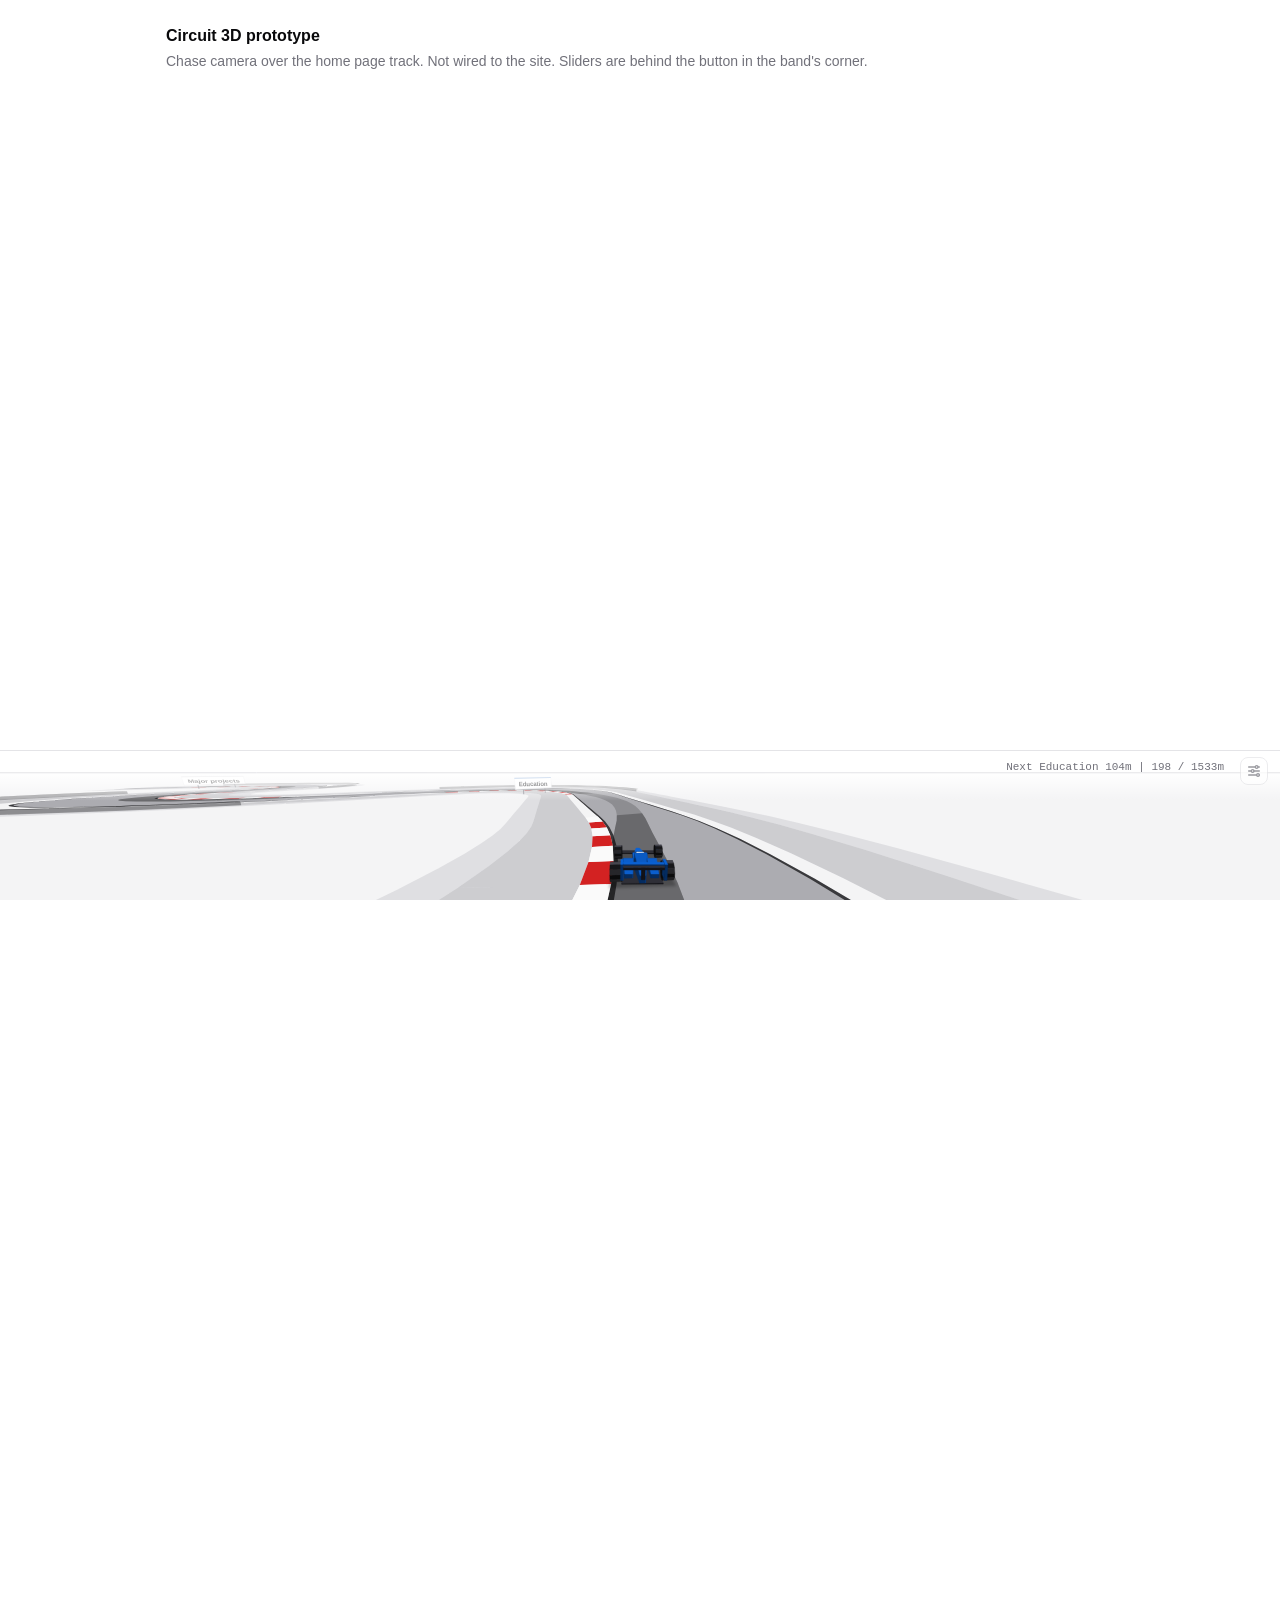
<file: proto/circuit3d.html>
<!doctype html>
<html lang="en">
<head>
<meta charset="utf-8">
<meta name="viewport" content="width=device-width, initial-scale=1">
<title>Circuit 3D | Prototype</title>
<meta name="robots" content="noindex">
<style>
/* Tokens copied from style.css so the band reads in the site's own colours. */
:root {
  --background:        0 0% 100%;
  --foreground:        240 10% 4%;
  --muted:             240 5% 96%;
  --muted-foreground:  240 4% 46%;
  --card:              0 0% 100%;
  --border:            240 6% 90%;
  --accent:            214 90% 36%;
  --kerb:              0 72% 48%;
  /* The worn line is darker than the road in daylight and lighter than it at
     night, since a dark tint on a dark road is invisible. */
  --worn:              0 0% 0% / .18;
  --worn-deep:         0 0% 0% / .26;
  --font: "Inter", -apple-system, BlinkMacSystemFont, "Segoe UI", Roboto, sans-serif;
  --mono: "JetBrains Mono", ui-monospace, SFMono-Regular, Menlo, monospace;
  --band-h: 150px;
}
:root[data-theme="dark"] {
  --background:        240 10% 4%;
  --foreground:        0 0% 96%;
  --muted:             240 6% 10%;
  --muted-foreground:  240 5% 60%;
  --card:              240 8% 6%;
  --border:            240 5% 15%;
  --accent:            214 90% 62%;
  --kerb:              0 70% 55%;
  --worn:              0 0% 100% / .05;
  --worn-deep:         0 0% 100% / .08;
}
@media (prefers-color-scheme: dark) {
  :root:not([data-theme="light"]) {
    --background:        240 10% 4%;
    --foreground:        0 0% 96%;
    --muted:             240 6% 10%;
    --muted-foreground:  240 5% 60%;
    --card:              240 8% 6%;
    --border:            240 5% 15%;
    --accent:            214 90% 62%;
    --kerb:              0 70% 55%;
    --worn:              0 0% 100% / .05;
    --worn-deep:         0 0% 100% / .08;
  }
}

* { box-sizing: border-box; }
body {
  margin: 0;
  background: hsl(var(--background));
  color: hsl(var(--foreground));
  font: 14px/1.45 var(--font);
}
/* Always this tall, so the scroll length slider shows on the scrollbar even
   before Drive by scroll is on. */
body { min-height: var(--page-h, 9000px); }

.page {
  max-width: 980px;
  margin: 0 auto;
  padding: 24px 16px;
  color: hsl(var(--muted-foreground));
}
.page h1 { font-size: 16px; margin: 0 0 4px; color: hsl(var(--foreground)); }
.page p { margin: 0; }

/* The band itself, as the brief places it: fixed, full width, along the foot. */
.band {
  position: fixed;
  left: 0; right: 0; bottom: 0;
  z-index: 1;
  height: var(--band-h);
  border-top: 1px solid hsl(var(--border));
  background: hsl(var(--background));
  overflow: hidden;
}
.band svg { display: block; width: 100%; height: 100%; }
.ground { fill: hsl(var(--muted)); }
.horizon { stroke: hsl(var(--border)); stroke-width: 1; }
.road { fill: hsl(var(--muted-foreground) / .55); }
.edge { fill: hsl(var(--foreground) / .7); }
.apron { fill: hsl(var(--muted-foreground) / .3); }
.verge { fill: hsl(var(--muted-foreground) / .16); }
.rline { fill: hsl(var(--worn)); }
.rubber { fill: hsl(var(--worn-deep)); }
.kerb-a { fill: hsl(var(--kerb)); }
.kerb-b { fill: hsl(0 0% 98%); }
.flag { fill: hsl(0 0% 98%); }
.wall-face { fill: hsl(var(--foreground) / .32); }
.wall-top { fill: hsl(var(--foreground) / .5); }
.board-panel { fill: hsl(var(--card)); stroke: hsl(var(--border)); stroke-width: .6; }
.board-back { fill: hsl(var(--muted-foreground) / .45); }
.board-post { fill: hsl(var(--muted-foreground) / .7); }
.board-strip { fill: hsl(var(--muted-foreground) / .6); }
.board.is-next .board-strip { fill: hsl(var(--accent)); }
.board-text {
  fill: hsl(var(--foreground));
  font: 600 92px var(--font);
  letter-spacing: -.5px;
}
.shadow { fill: hsl(0 0% 0% / .28); }
.readout {
  position: absolute; right: 56px; top: 10px;
  font: 11px var(--mono);
  color: hsl(var(--muted-foreground));
}

/* Tuning, tucked away: a small button in the band's corner opens the sliders
   in a panel above it. */
.tune {
  position: absolute; right: 12px; top: 6px;
  width: 28px; height: 28px;
  display: grid; place-items: center;
  padding: 0;
  border: 1px solid hsl(var(--border));
  border-radius: 8px;
  background: hsl(var(--card));
  color: hsl(var(--muted-foreground));
  cursor: pointer;
  opacity: .7;
}
.tune:hover, .tune[aria-expanded="true"] { opacity: 1; color: hsl(var(--foreground)); }
.tune svg { width: 16px; height: 16px; }

.panel {
  position: fixed;
  right: 12px;
  bottom: calc(var(--band-h) + 8px);
  z-index: 2;
  width: min(460px, calc(100vw - 24px));
  max-height: calc(100vh - var(--band-h) - 24px);
  overflow: auto;
  padding: 14px;
  border: 1px solid hsl(var(--border));
  border-radius: 12px;
  background: hsl(var(--card) / .96);
  backdrop-filter: blur(6px);
  box-shadow: 0 10px 30px -10px hsl(0 0% 0% / .4);
}
.panel[hidden] { display: none; }
.grid {
  display: grid;
  grid-template-columns: 1fr 1fr;
  gap: 8px 16px;
}
.ctl { display: grid; grid-template-columns: 1fr auto; gap: 0 8px; align-items: center; }
.ctl label { font-size: 12px; color: hsl(var(--muted-foreground)); }
.ctl output { font: 12px var(--mono); }
.ctl input[type=range] { grid-column: 1 / -1; width: 100%; margin: 2px 0; accent-color: hsl(var(--accent)); }

.row { display: flex; flex-wrap: wrap; gap: 6px; align-items: center; margin-top: 12px; }
.row button {
  font: inherit; font-size: 12px;
  padding: 5px 10px;
  border: 1px solid hsl(var(--border));
  border-radius: 8px;
  background: hsl(var(--card));
  color: inherit;
  cursor: pointer;
}
.row button:hover { border-color: hsl(var(--muted-foreground)); }
.row button[aria-pressed="true"] { background: hsl(var(--foreground)); color: hsl(var(--background)); }
.stats { font: 11px var(--mono); color: hsl(var(--muted-foreground)); margin-top: 10px; }
</style>
</head>
<body>

<div class="page">
  <h1>Circuit 3D prototype</h1>
  <p>Chase camera over the home page track. Not wired to the site. Sliders are behind the button in the band's corner.</p>
</div>

<!-- Only here to be measured: the path data is copied from index.html. -->
<svg width="0" height="0" style="position:absolute" aria-hidden="true">
  <path id="src" d="M 108.25 150 L 161.75 150 A 32 32 0 0 0 184.37 140.63 L 197 128 A 16.54 16.54 0 0 0 191.24 100.86 L 178.56 95.99 A 16.64 16.64 0 0 1 174.75 67 L 180.41 62.88 A 16 16 0 0 0 176.34 34.86 L 150.01 25.54 A 30 30 0 0 0 129.99 25.54 L 97.85 36.92 A 23.27 23.27 0 0 0 84 67.5 L 86.22 73.06 A 16 16 0 0 1 71.37 95 L 54 95 A 24 24 0 0 0 30 119 L 30 125.25 A 24.75 24.75 0 0 0 54.75 150 L 108.25 150 Z"/>
</svg>

<div class="panel" id="panel" hidden>
  <div class="grid" id="controls"></div>
  <div class="row">
    <button id="play" type="button" aria-pressed="true">Pause</button>
    <button id="scrollMode" type="button" aria-pressed="false">Drive by scroll</button>
    <button data-preset="chase" type="button">TV chase</button>
    <button data-preset="low" type="button">Low</button>
    <button data-preset="heli" type="button">Helicopter</button>
    <button id="theme" type="button">Theme</button>
    <button id="copy" type="button">Copy settings</button>
  </div>
  <div class="stats" id="stats"></div>
</div>

<div class="band" id="band">
  <svg id="view" role="presentation">
    <defs>
      <!-- Fog: the ground fades into the page background toward the horizon.
           Placed in user space each frame, since the horizon moves with pitch
           and field of view. -->
      <linearGradient id="fog" gradientUnits="userSpaceOnUse" x1="0" x2="0">
        <stop offset="0" stop-color="hsl(var(--background))" stop-opacity="1"/>
        <stop offset="1" stop-color="hsl(var(--background))" stop-opacity="0"/>
      </linearGradient>
      <filter id="soft" x="-20%" y="-50%" width="140%" height="200%">
        <feGaussianBlur stdDeviation="1.5"/>
      </filter>
    </defs>
    <rect class="ground" id="ground" x="0" width="100%"/>
    <path class="verge" id="verge"/>
    <path class="apron" id="apron"/>
    <path class="road" id="road"/>
    <path class="rline" id="rline"/>
    <path class="rubber" id="rubber"/>
    <path class="edge" id="edge"/>
    <path class="kerb-a" id="kerbA"/>
    <path class="kerb-b" id="kerbB"/>
    <path class="flag" id="flag"/>
    <path class="wall-face" id="wallFace"/>
    <path class="wall-top" id="wallTop"/>
    <g id="boards"></g>
    <rect id="fogRect" x="0" width="100%" fill="url(#fog)"/>
    <line class="horizon" id="horizon" x1="0" x2="100%"/>
    <path class="shadow" id="shadow" filter="url(#soft)"/>
    <g id="car"></g>
  </svg>
  <div class="readout" id="readout"></div>
  <button class="tune" id="tune" type="button" aria-expanded="false" aria-controls="panel" title="Tune the camera">
    <svg viewBox="0 0 24 24" fill="none" stroke="currentColor" stroke-width="2" stroke-linecap="round" aria-hidden="true">
      <path d="M4 6h10M18 6h2M4 12h4M12 12h8M4 18h12M20 18h0"/>
      <circle cx="16" cy="6" r="2"/><circle cx="10" cy="12" r="2"/><circle cx="18" cy="18" r="2"/>
    </svg>
  </button>
</div>

<script>
(function () {
  'use strict';

  /* ------------------------------ settings ------------------------------
     Every tunable the camera question turns on. Units are track units, where
     one unit is about 2.9m, so the road is a wide 18 across. */
  var SPEC = [
    ['height',   'Camera height',     0.2, 40,  0.1, 3.2],
    ['back',     'Camera behind car', 0,   40,  0.1, 7],
    ['pitch',    'Pitch down, deg',   0,   80,  0.5, 9],
    ['fov',      'Vertical FOV, deg', 8,   100, 1,   38],
    ['carY',     'Car on screen, %',  30,  100, 1,   78],
    ['draw',     'Draw distance',     20,  400, 1,   160],
    ['lag',      'Camera lag',        0,   12,  0.1, 2.5],
    ['smooth',   'Heading smoothing', 0.5, 20,  0.5, 4],
    ['carScale', 'Car scale',         0.3, 3,   0.05, 1.2],
    ['samples',  'Road samples',      16,  240, 1,   90],
    ['fogLen',   'Fog depth, px',     0,   200, 1,   28],
    ['speed',    'Auto speed, u/s',   0,   120, 1,   30],
    ['spinRate', 'Wheel spin',        0,   3,   0.05, 1],
    ['roll',     'Body lean',         0,   3,   0.05, 1],
    ['bandH',    'Band height, px',   60,  420, 1,   150],
    ['pageH',    'Scroll length, px', 2000, 30000, 100, 9000]
  ];
  var PRESETS = {
    chase: { height: 3.2, back: 7,   pitch: 9,  fov: 38, carY: 78, draw: 160 },
    low:   { height: 1.2, back: 3.5, pitch: 3,  fov: 30, carY: 82, draw: 200 },
    heli:  { height: 26,  back: 22,  pitch: 42, fov: 40, carY: 70, draw: 180 }
  };

  // Road width. Wide enough for three cars abreast at the default car
  // scale, since a circuit that only just fits the car reads as a lane.
  var ROAD = 6.2;
  var HALF = ROAD / 2;
  var KERB_W = 0.9;
  var EDGE_W = 0.16;
  var APRON_W = 3.4;       // paved run-off outside the kerb
  var VERGE_W = 1.6;       // the strip beyond it, before the barrier
  var LINE_W = 2.1;        // the worn racing line
  var WALL_AT = HALF + KERB_W + APRON_W + 0.3;
  var WALL_T = 0.45;       // barrier thickness
  var WALL_H = 0.4;        // barrier height
  var CORNER_R = 40;
  var TIGHT_R = 18;
  var NEAR = 0.3;
  // Pinned, not derived from ROAD: the unit scale belongs to the lap, which
  // is settled, so widening the road must not shrink the track.
  var M_PER_UNIT = 2.885;
  var CAP = 0.985;         // as on the site, so the lap never ends a corner short

  var S = {};
  var controls = document.getElementById('controls');
  var outputs = {};
  var inputs = {};

  SPEC.forEach(function (row) {
    var key = row[0];
    S[key] = row[5];
    var wrap = document.createElement('div');
    wrap.className = 'ctl';
    wrap.innerHTML = '<label for="c-' + key + '">' + row[1] + '</label><output></output>' +
      '<input type="range" id="c-' + key + '" min="' + row[2] + '" max="' + row[3] +
      '" step="' + row[4] + '" value="' + row[5] + '">';
    var input = wrap.querySelector('input');
    outputs[key] = wrap.querySelector('output');
    outputs[key].textContent = row[5];
    inputs[key] = input;
    input.addEventListener('input', function () {
      S[key] = parseFloat(input.value);
      outputs[key].textContent = input.value;
      applyLayout();
    });
    controls.appendChild(wrap);
  });

  function set(key, v) {
    S[key] = v;
    inputs[key].value = v;
    outputs[key].textContent = v;
  }

  /* ------------------------------ geometry ------------------------------
     The path is read once into a table at half-unit spacing, so a frame does
     no getPointAtLength calls at all, then sampled with linear
     interpolation. This stands in for at() in site.js. */
  var src = document.getElementById('src');
  var total = src.getTotalLength();
  var N = Math.ceil(total / 0.5);
  var H = total / N;
  var TX = new Float64Array(N), TY = new Float64Array(N);
  for (var i = 0; i < N; i++) {
    var p = src.getPointAtLength(i * H);
    TX[i] = p.x; TY[i] = p.y;
  }

  function wrap(d) { return ((d % total) + total) % total; }

  var ptOut = { x: 0, y: 0 };
  function pt(d) {
    var u = wrap(d) / H, k = Math.floor(u), t = u - k;
    var j = (k + 1) % N;
    ptOut.x = TX[k] + (TX[j] - TX[k]) * t;
    ptOut.y = TY[k] + (TY[j] - TY[k]) * t;
    return ptOut;
  }

  function heading(d, span) {
    var a = pt(d - span), ax = a.x, ay = a.y;
    var b = pt(d + span);
    return Math.atan2(b.y - ay, b.x - ax);
  }

  function wrapPi(a) {
    while (a > Math.PI) a -= 2 * Math.PI;
    while (a < -Math.PI) a += 2 * Math.PI;
    return a;
  }

  // Corners, found the way furnish() finds them: turn per unit length along
  // the path, runs of the same sign tighter than CORNER_R. Side +1 is the
  // driver's right, which in y-down SVG is a positive turn.
  var corners = (function () {
    var step = 1.2, n = Math.round(total / step), h = total / n;
    var ang = [], turn = [], k;
    for (k = 0; k < n; k++) ang.push(heading(k * h + h / 2, h / 2));
    for (k = 0; k < n; k++) turn.push(wrapPi(ang[k] - ang[(k + n - 1) % n]) / h);
    var out = [];
    k = 0;
    while (k < n) {
      if (Math.abs(turn[k]) < 1 / CORNER_R) { k++; continue; }
      var a = k, side = turn[k] > 0 ? 1 : -1, sum = 0, count = 0;
      while (k < n && Math.abs(turn[k]) >= 1 / CORNER_R && (turn[k] > 0 ? 1 : -1) === side) {
        sum += Math.abs(turn[k]); count++; k++;
      }
      if (k - 1 - a < 2) continue;
      out.push({ from: a * h, to: (k - 1) * h, side: side, radius: count / sum });
    }
    return out;
  })();

  function cornerAt(s) {
    s = wrap(s);
    for (var k = 0; k < corners.length; k++) {
      if (s >= corners[k].from && s <= corners[k].to) return corners[k];
    }
    return null;
  }

  /* ------------------------------ racing line ----------------------------
     The line a car would actually take: out wide on the way in, close to the
     kerb at the apex, out wide again on the way out. It is worked out once,
     as a lateral offset from the centreline at every metre of the lap.

     Wanting the inside through a corner and the middle everywhere else gives
     the apex but not the entry and the exit. Smoothing that twice, once
     tightly and once loosely, then subtracting the loose one, leaves an
     overshoot the other way on both sides of a corner, which is the line
     running wide. */
  var LINE_STEP = 1, LN = Math.max(8, Math.round(total / LINE_STEP));

  // A box blur round a closed lap, run twice, so the line has no corners of
  // its own.
  function smoothRing(src, r) {
    var n = src.length, a = new Float64Array(n), b = new Float64Array(n), i, k, sum;
    for (i = 0; i < n; i++) {
      sum = 0;
      for (k = -r; k <= r; k++) sum += src[(i + k + n) % n];
      a[i] = sum / (2 * r + 1);
    }
    for (i = 0; i < n; i++) {
      sum = 0;
      for (k = -r; k <= r; k++) sum += a[(i + k + n) % n];
      b[i] = sum / (2 * r + 1);
    }
    return b;
  }

  var LOFF = (function () {
    var want = new Float64Array(LN), k;
    for (k = 0; k < LN; k++) {
      var c = cornerAt(k * LINE_STEP);
      want[k] = c ? c.side * (HALF - 1) : 0;
    }
    var tight = smoothRing(want, 5), loose = smoothRing(want, 20);
    // The limit leaves the car's inside wheels just over the white line at an
    // apex, which is where a real one puts them.
    var out = new Float64Array(LN), lim = HALF - 0.9;
    for (k = 0; k < LN; k++) {
      var v = tight[k] * 1.85 - loose[k] * 0.85;
      out[k] = Math.max(-lim, Math.min(lim, v));
    }
    return smoothRing(out, 3);
  })();

  function lineAt(s) {
    var u = wrap(s) / LINE_STEP, k = Math.floor(u) % LN, t = u - Math.floor(u);
    return LOFF[k] + (LOFF[(k + 1) % LN] - LOFF[k]) * t;
  }

  /* The car drives the worn line rather than the centreline, so a point on
     the line and a heading along it stand in for pt() and heading() wherever
     the car and the camera are placed. Everything that draws the road still
     works off the centreline, where the cross section is measured from.

     lineHeading is the tangent of the offset line, not of the centreline, so
     the car points where it is actually going: it turns in before a corner
     and straightens on the exit. */
  var lpA = { x: 0, y: 0 }, lpB = { x: 0, y: 0 }, lpC = { x: 0, y: 0 };
  function linePt(s, out) {
    var q = pt(s), x = q.x, y = q.y;
    var a = heading(s, 0.6), lo = lineAt(s);
    out.x = x - Math.sin(a) * lo;
    out.y = y + Math.cos(a) * lo;
    return out;
  }

  function lineHeading(s, span) {
    var a = linePt(s - span, lpA), ax = a.x, ay = a.y;
    var b = linePt(s + span, lpB);
    return Math.atan2(b.y - ay, b.x - ax);
  }

  // Section boards: the home page's five markers at an even share of the lap
  // for now. On the site, measure() would place them from the scroll.
  var SECTIONS = ['Start/finish', 'Education', 'Major projects', 'Placements', 'Contact'];

  /* ------------------------------ projection ----------------------------
     Camera-heading frame: z forward along the camera's heading, x to the
     right, y up, origin at the car. The camera sits `back` behind and
     `height` above, pitched down. Its heading trails the car's by `lag`, so
     through a corner the car turns before the view does and shows its side. */
  var cam = { cx: 0, cy: 0, cos: 1, sin: 0, cp: 1, sp: 0, f: 1, w: 1, py: 1 };

  // Camera-heading frame point into camera space.
  function view(x, y, z, out) {
    var Y = y - S.height, Z = z + S.back;
    out[0] = x;
    out[1] = Y * cam.cp + Z * cam.sp;
    out[2] = Z * cam.cp - Y * cam.sp;
    return out;
  }

  // World point on the ground plane, lifted by `up`, into camera space.
  function toCam(wx, wy, up, out) {
    var dx = wx - cam.cx, dy = wy - cam.cy;
    return view(-dx * cam.sin + dy * cam.cos, up, dx * cam.cos + dy * cam.sin, out);
  }

  function sx(c) { return cam.w / 2 + cam.f * c[0] / c[2]; }
  function sy(c) { return cam.py - cam.f * c[1] / c[2]; }

  // A polygon in camera space, clipped against the near plane, appended to a
  // path string. Clipping keeps road that runs past the camera from folding
  // through the vanishing point.
  var clipBuf = [];
  function poly(parts, pts) {
    var n = 0, k, len = pts.length;
    for (k = 0; k < len; k++) {
      var p = pts[k], q = pts[(k + 1) % len];
      var pin = p[2] >= NEAR, qin = q[2] >= NEAR;
      if (pin) clipBuf[n++] = p;
      if (pin !== qin) {
        var t = (NEAR - p[2]) / (q[2] - p[2]);
        clipBuf[n++] = [p[0] + (q[0] - p[0]) * t, p[1] + (q[1] - p[1]) * t, NEAR];
      }
    }
    if (n < 3) return;
    var s = 'M' + sx(clipBuf[0]).toFixed(1) + ' ' + sy(clipBuf[0]).toFixed(1);
    for (k = 1; k < n; k++) s += 'L' + sx(clipBuf[k]).toFixed(1) + ' ' + sy(clipBuf[k]).toFixed(1);
    parts.push(s + 'Z');
  }
  var quadBuf = [0, 0, 0, 0];
  function quad(parts, a, b, c, d) {
    quadBuf[0] = a; quadBuf[1] = b; quadBuf[2] = c; quadBuf[3] = d;
    poly(parts, quadBuf);
  }

  /* --------------------------------- car ---------------------------------
     Convex solids in car units: z forward, x right, y up, the rear axle near
     z = -0.7. The car is 1.56 across, so at the default scale it takes just
     under a third of the 6.2 road; the scale slider exaggerates it as the
     map's car does.

     Each solid is backface culled on its own, which is exact for a convex
     shape, and the solids are drawn furthest first. That order is only
     approximate between parts, but from behind and above it holds. */
  var CARBON = [240, 8, 15], TYRE = [240, 6, 8], TREAD = [240, 5, 24], LIVERY = null, WHITE = [0, 0, 94];

  // A box that can taper from its rear face (z0) to its front face (z1):
  // half width, bottom and top at each end, centred on x = cx.
  function taper(cx, z0, w0, b0, t0, z1, w1, b1, t1, colour) {
    var v = [
      [cx - w0, b0, z0], [cx + w0, b0, z0], [cx + w0, t0, z0], [cx - w0, t0, z0],
      [cx - w1, b1, z1], [cx + w1, b1, z1], [cx + w1, t1, z1], [cx - w1, t1, z1]
    ];
    var f = [[0, 1, 2, 3], [5, 4, 7, 6], [4, 0, 3, 7], [1, 5, 6, 2], [3, 2, 6, 7], [4, 5, 1, 0]];
    return { v: v, f: f, colour: colour };
  }
  function box(cx, z0, z1, w, b, t, colour) {
    return taper(cx, z0, w, b, t, z1, w, b, t, colour);
  }
  // A wheel: a twelve-sided prism across the car, from x0 to x1. The tread
  // faces alternate two shades, and it is those bands running round that
  // make the spin visible. Vertices are rebuilt each frame from `spin`.
  var WHEEL_SIDES = 12;
  function wheel(x0, x1, zc, r, colour) {
    var n = WHEEL_SIDES, f = [], fc = [], k;
    var capA = [], capB = [];
    for (k = 0; k < n; k++) {
      capA.push(k); capB.push(n + k);
      f.push([k, (k + 1) % n, n + (k + 1) % n, n + k]);
      fc.push(k % 2 ? TREAD : colour);
    }
    f.push(capA, capB);
    fc.push(colour, colour);
    var s = { v: [], f: f, fc: fc, colour: colour, wheel: { x0: x0, x1: x1, zc: zc, r: r } };
    spinWheel(s, 0);
    return s;
  }
  function spinWheel(s, spin) {
    var wl = s.wheel, n = WHEEL_SIDES, k;
    for (k = 0; k < n; k++) {
      // Angle falls as the car rolls forward, so the top of the tyre moves
      // toward the nose.
      var a = (k + 0.5) / n * 2 * Math.PI - spin;
      var y = wl.r + wl.r * Math.sin(a), z = wl.zc + wl.r * Math.cos(a);
      s.v[k] = [wl.x0, y, z];
      s.v[n + k] = [wl.x1, y, z];
    }
  }

  function buildCar() {
    return [
      // Front wheels and front wing, furthest from the camera.
      wheel(-0.74, -0.52, 0.78, 0.2, TYRE),
      wheel(0.52, 0.74, 0.78, 0.2, TYRE),
      box(0, 1.02, 1.22, 0.66, 0.03, 0.07, CARBON),
      box(-0.64, 0.98, 1.24, 0.03, 0.02, 0.2, 'livery'),
      box(0.64, 0.98, 1.24, 0.03, 0.02, 0.2, 'livery'),
      // Nose and tub.
      taper(0, 0.3, 0.17, 0.06, 0.3, 1.18, 0.06, 0.1, 0.17, 'livery'),
      box(0, -0.3, 0.3, 0.2, 0.05, 0.34, 'livery'),
      // Floor, sidepods, then the engine cover rising to the airbox.
      box(0, -0.95, 0.55, 0.5, 0.02, 0.05, CARBON),
      taper(-0.33, -0.7, 0.1, 0.05, 0.16, 0.05, 0.14, 0.05, 0.27, 'livery'),
      taper(0.33, -0.7, 0.1, 0.05, 0.16, 0.05, 0.14, 0.05, 0.27, 'livery'),
      taper(0, -0.95, 0.07, 0.05, 0.24, -0.15, 0.17, 0.05, 0.5, 'livery'),
      // Halo and driver.
      box(0, 0.08, 0.26, 0.15, 0.34, 0.38, CARBON),
      box(0, -0.12, 0.08, 0.1, 0.3, 0.44, WHITE),
      // Rear wheels, wing and beam, nearest.
      wheel(-0.78, -0.5, -0.7, 0.24, TYRE),
      wheel(0.5, 0.78, -0.7, 0.24, TYRE),
      box(0, -1.08, -0.98, 0.04, 0.2, 0.52, CARBON),
      box(-0.5, -1.22, -0.92, 0.03, 0.26, 0.64, 'livery'),
      box(0.5, -1.22, -0.92, 0.03, 0.26, 0.64, 'livery'),
      box(0, -1.2, -1.0, 0.47, 0.5, 0.56, CARBON),
      box(0, -1.14, -1.02, 0.47, 0.58, 0.61, 'livery')
    ];
  }
  var CAR = buildCar();

  // Light from above, a little ahead and to the right.
  var LIGHT = (function () {
    var l = [0.35, 0.9, 0.25], m = Math.hypot(l[0], l[1], l[2]);
    return [l[0] / m, l[1] / m, l[2] / m];
  })();

  function readLivery() {
    var raw = getComputedStyle(document.documentElement).getPropertyValue('--accent').trim();
    var m = raw.match(/([\d.]+)\s+([\d.]+)%\s+([\d.]+)%/);
    LIVERY = m ? [+m[1], +m[2], +m[3]] : [214, 90, 50];
  }

  function shade(c, lam) {
    var hsl = c === 'livery' ? LIVERY : c;
    var l = Math.max(2, Math.min(96, hsl[2] * (0.55 + 0.6 * lam) + 4 * lam));
    return 'hsl(' + hsl[0] + ' ' + hsl[1] + '% ' + l.toFixed(1) + '%)';
  }

  var carGroup = document.getElementById('car');
  var facePool = [];
  var carYaw = 0;
  var spin = 0;
  // Body lean in radians, positive leaning the top of the car to its left,
  // which is the outside of a right-hander. The wheels stay planted and the
  // rest of the car rolls about a centre just above the floor.
  var roll = 0;
  var ROLL_Y = 0.06;

  function drawCar() {
    var k = S.carScale, cy = Math.cos(carYaw), sy_ = Math.sin(carYaw);
    var cr = Math.cos(roll), sr = Math.sin(roll), ry = ROLL_Y * k;
    var solids = [], i, j;
    for (i = 0; i < CAR.length; i++) {
      var s = CAR[i], local = [], camv = [], cx = 0, cyy = 0, cz = 0;
      if (s.wheel) spinWheel(s, spin);
      for (j = 0; j < s.v.length; j++) {
        var v = s.v[j];
        // Yaw about the car's own origin. Yaw is positive to the right, as
        // heading is in y-down SVG.
        var x = v[0] * k, y = v[1] * k, z = v[2] * k;
        if (!s.wheel) {
          var rx = x * cr - (y - ry) * sr;
          y = x * sr + (y - ry) * cr + ry;
          x = rx;
        }
        var lx = x * cy + z * sy_, lz = -x * sy_ + z * cy;
        local.push([lx, y, lz]);
        var c = view(lx, y, lz, [0, 0, 0]);
        camv.push(c);
        cx += c[0]; cyy += c[1]; cz += c[2];
      }
      var nv = s.v.length;
      solids.push({ s: s, local: local, camv: camv, depth: Math.hypot(cx / nv, cyy / nv, cz / nv),
                    centre: [cx / nv, cyy / nv, cz / nv] });
    }
    solids.sort(function (a, b) { return b.depth - a.depth; });

    var used = 0;
    for (i = 0; i < solids.length; i++) {
      var sol = solids[i];
      for (j = 0; j < sol.s.f.length; j++) {
        var face = sol.s.f[j];
        var A = sol.camv[face[0]], B = sol.camv[face[1]], C = sol.camv[face[2]];
        if (A[2] < NEAR || B[2] < NEAR || C[2] < NEAR) continue;
        // Normal in camera space, flipped to point out of the solid, then
        // culled if it faces away from the camera at the origin.
        var n = cross(sub(B, A), sub(C, A));
        var fc = centroid(sol.camv, face);
        if (dot(n, sub(fc, sol.centre)) < 0) n = [-n[0], -n[1], -n[2]];
        if (dot(n, fc) >= 0) continue;
        // Lighting from the same normal in the car frame.
        var ln = cross(sub(sol.local[face[1]], sol.local[face[0]]),
                       sub(sol.local[face[2]], sol.local[face[0]]));
        var lc = centroid(sol.local, face), lcen = centroid(sol.local, null);
        if (dot(ln, sub(lc, lcen)) < 0) ln = [-ln[0], -ln[1], -ln[2]];
        var mag = Math.hypot(ln[0], ln[1], ln[2]) || 1;
        var lam = Math.max(0, dot(ln, LIGHT) / mag);

        var d = '';
        for (var q = 0; q < face.length; q++) {
          var P = sol.camv[face[q]];
          d += (q ? 'L' : 'M') + sx(P).toFixed(1) + ' ' + sy(P).toFixed(1);
        }
        var el = facePool[used];
        if (!el) {
          el = document.createElementNS('http://www.w3.org/2000/svg', 'path');
          el.setAttribute('stroke-linejoin', 'round');
          el.setAttribute('stroke-width', '0.4');
          carGroup.appendChild(el);
          facePool.push(el);
        }
        var fill = shade(sol.s.fc ? sol.s.fc[j] : sol.s.colour, lam);
        el.setAttribute('d', d + 'Z');
        el.setAttribute('fill', fill);
        // A hairline in the face's own colour closes antialiasing seams.
        el.setAttribute('stroke', fill);
        used++;
      }
    }
    for (i = used; i < facePool.length; i++) facePool[i].setAttribute('d', '');
    return used;
  }

  function sub(a, b) { return [a[0] - b[0], a[1] - b[1], a[2] - b[2]]; }
  function dot(a, b) { return a[0] * b[0] + a[1] * b[1] + a[2] * b[2]; }
  function cross(a, b) {
    return [a[1] * b[2] - a[2] * b[1], a[2] * b[0] - a[0] * b[2], a[0] * b[1] - a[1] * b[0]];
  }
  function centroid(pts, idx) {
    var x = 0, y = 0, z = 0, n = idx ? idx.length : pts.length;
    for (var k = 0; k < n; k++) {
      var p = pts[idx ? idx[k] : k];
      x += p[0]; y += p[1]; z += p[2];
    }
    return [x / n, y / n, z / n];
  }

  /* ------------------------------- drawing ------------------------------ */
  var $ = function (id) { return document.getElementById(id); };
  var band = $('band');
  var elRoad = $('road'), elEdge = $('edge');
  var elApron = $('apron'), elVerge = $('verge'), elLine = $('rline'), elRubber = $('rubber');
  var elKA = $('kerbA'), elKB = $('kerbB'), elFlag = $('flag'), boardLayer = $('boards');
  var elWallF = $('wallFace'), elWallT = $('wallTop'), elShadow = $('shadow');
  var elGround = $('ground'), elFog = $('fogRect'), elHorizon = $('horizon');
  var fog = $('fog');
  var readout = $('readout'), stats = $('stats');

  // Per-sample camera-space points across the road, reused every frame.
  // Out from the centreline: verge, run-off, kerb, white line, track, then
  // the same again on the other side. Nothing down the middle, since a
  // circuit has no centre line painted on it.
  var OFFS = [
    -HALF - KERB_W - APRON_W - VERGE_W, -HALF - KERB_W - APRON_W, -HALF - KERB_W,
    -HALF, -HALF + EDGE_W, HALF - EDGE_W, HALF,
    HALF + KERB_W, HALF + KERB_W + APRON_W, HALF + KERB_W + APRON_W + VERGE_W
  ];
  var rows = [];
  function row(k) {
    if (!rows[k]) {
      rows[k] = { s: 0, x: 0, y: 0, nx: 0, ny: 0, lo: 0,
                  pts: OFFS.map(function () { return [0, 0, 0]; }),
                  lpts: [[0, 0, 0], [0, 0, 0]] };
    }
    return rows[k];
  }

  function applyLayout() {
    document.documentElement.style.setProperty('--band-h', S.bandH + 'px');
    document.body.style.setProperty('--page-h', S.pageH + 'px');
  }

  var w1 = [0, 0, 0], w2 = [0, 0, 0], w3 = [0, 0, 0], w4 = [0, 0, 0];
  var w5 = [0, 0, 0], w6 = [0, 0, 0];

  function frame(d) {
    var t0 = performance.now();
    var w = band.clientWidth, h = S.bandH;

    // Camera origin is the car, and the car is on the worn line, so the
    // whole world shifts sideways as the line wanders across the road.
    var c = linePt(d, lpC);
    cam.cx = c.x; cam.cy = c.y;
    var camTh = lineHeading(d - S.lag, S.smooth);
    var carTh = lineHeading(d, 1.2);
    carYaw = wrapPi(carTh - camTh);
    cam.cos = Math.cos(camTh); cam.sin = Math.sin(camTh);
    var pitch = S.pitch * Math.PI / 180;
    cam.cp = Math.cos(pitch); cam.sp = Math.sin(pitch);
    cam.f = (h / 2) / Math.tan(S.fov * Math.PI / 360);
    cam.w = w;
    // Pin the principal point so the car lands at carY% down the band.
    var carC = view(0, 0, 0, [0, 0, 0]);
    cam.py = h * S.carY / 100 + cam.f * carC[1] / Math.max(carC[2], NEAR);

    var horizonY = cam.py - cam.f * Math.tan(pitch);
    elGround.setAttribute('y', Math.max(0, horizonY).toFixed(1));
    elGround.setAttribute('height', Math.max(0, h - horizonY).toFixed(1));
    elHorizon.setAttribute('y1', horizonY.toFixed(1));
    elHorizon.setAttribute('y2', horizonY.toFixed(1));
    elFog.setAttribute('y', horizonY.toFixed(1));
    elFog.setAttribute('height', Math.max(0, S.fogLen).toFixed(1));
    fog.setAttribute('y1', horizonY.toFixed(1));
    fog.setAttribute('y2', (horizonY + S.fogLen).toFixed(1));

    // Samples fixed to the track, not to the car, so the kerbs and the line do
    // not swim as the car moves.
    var n = Math.round(S.samples);
    var step = (S.draw + S.back + 2) / n;
    var s0 = Math.floor((d - S.back - 2) / step) * step;
    var k, j;
    for (k = 0; k <= n; k++) {
      var r = row(k), s = s0 + k * step;
      r.s = s;
      var q = pt(s);
      r.x = q.x; r.y = q.y;
      var a = heading(s, Math.min(step, 1));
      r.nx = -Math.sin(a); r.ny = Math.cos(a);
      for (j = 0; j < OFFS.length; j++) {
        toCam(r.x + r.nx * OFFS[j], r.y + r.ny * OFFS[j], 0, r.pts[j]);
      }
      var lo = r.lo = lineAt(s);
      toCam(r.x + r.nx * (lo - LINE_W / 2), r.y + r.ny * (lo - LINE_W / 2), 0, r.lpts[0]);
      toCam(r.x + r.nx * (lo + LINE_W / 2), r.y + r.ny * (lo + LINE_W / 2), 0, r.lpts[1]);
    }

    // Far to near, so later quads paint over earlier ones.
    var road = [], edge = [], ka = [], kb = [], wf = [], wt = [];
    var apron = [], verge = [], rline = [], rubber = [];
    for (k = n - 1; k >= 0; k--) {
      var R0 = rows[k], R1 = rows[k + 1];
      var A = R0.pts, B = R1.pts;
      var idx = Math.round(R0.s / step);
      quad(verge, A[0], B[0], B[1], A[1]);
      quad(verge, A[8], B[8], B[9], A[9]);
      quad(apron, A[1], B[1], B[2], A[2]);
      quad(apron, A[7], B[7], B[8], A[8]);
      quad(road, A[3], B[3], B[6], A[6]);
      quad(edge, A[3], B[3], B[4], A[4]);
      quad(edge, A[5], B[5], B[6], A[6]);
      var corner = cornerAt((R0.s + R1.s) / 2);
      // The line worn into the road, darker again through a corner, where
      // the cars are hardest on it.
      quad(rline, R0.lpts[0], R1.lpts[0], R1.lpts[1], R0.lpts[1]);
      if (corner) quad(rubber, R0.lpts[0], R1.lpts[0], R1.lpts[1], R0.lpts[1]);
      if (corner) {
        var into = idx % 2 ? kb : ka;
        if (corner.side > 0) quad(into, A[6], B[6], B[7], A[7]);
        else quad(into, A[2], B[2], B[3], A[3]);
        // A tyre barrier round the outside of the tight ones: the face
        // toward the road, then its top.
        if (corner.radius < TIGHT_R) {
          var o1 = -corner.side * WALL_AT, o2 = -corner.side * (WALL_AT + WALL_T);
          toCam(R0.x + R0.nx * o1, R0.y + R0.ny * o1, 0, w1);
          toCam(R1.x + R1.nx * o1, R1.y + R1.ny * o1, 0, w2);
          toCam(R1.x + R1.nx * o1, R1.y + R1.ny * o1, WALL_H, w3);
          toCam(R0.x + R0.nx * o1, R0.y + R0.ny * o1, WALL_H, w4);
          toCam(R1.x + R1.nx * o2, R1.y + R1.ny * o2, WALL_H, w5);
          toCam(R0.x + R0.nx * o2, R0.y + R0.ny * o2, WALL_H, w6);
          quad(wf, w1, w2, w3, w4);
          quad(wt, w4, w3, w5, w6);
        }
      }
    }
    elRoad.setAttribute('d', road.join(''));
    elVerge.setAttribute('d', verge.join(''));
    elApron.setAttribute('d', apron.join(''));
    elLine.setAttribute('d', rline.join(''));
    elRubber.setAttribute('d', rubber.join(''));
    elEdge.setAttribute('d', edge.join(''));
    elKA.setAttribute('d', ka.join(''));
    elKB.setAttribute('d', kb.join(''));
    elWallF.setAttribute('d', wf.join(''));
    elWallT.setAttribute('d', wt.join(''));

    // Start/finish: a band across the road at every multiple of the lap.
    var flag = [];
    var lap = Math.floor((d + S.draw) / total) * total;
    if (lap >= d - S.back - 2 && lap <= d + S.draw) {
      flagQuad(flag, lap - 0.35, lap + 0.35);
    }
    elFlag.setAttribute('d', flag.join(''));

    // Section boards. The nearest one ahead is the Next target and carries
    // the accent.
    var nearest = null;
    for (k = 0; k < BOARDS.length; k++) {
      var ahead = wrap(BOARDS[k].at - d);
      if (ahead <= S.draw && (!nearest || ahead < nearest.ahead)) nearest = { b: BOARDS[k], ahead: ahead };
    }
    for (k = 0; k < BOARDS.length; k++) {
      var bd = BOARDS[k];
      var rel = wrap(bd.at - d + S.back + 2) - S.back - 2;
      drawBoard(bd, d + rel, rel <= S.draw, nearest && nearest.b === bd);
    }

    // Contact shadow: the car's footprint on the road, softened.
    var sh = [], sc = S.carScale, cyw = Math.cos(carYaw), syw = Math.sin(carYaw);
    var foot = [[-0.8, -1.05], [0.8, -1.05], [0.72, 1.2], [-0.72, 1.2]].map(function (p) {
      var x = p[0] * sc, z = p[1] * sc;
      return view(x * cyw + z * syw, 0, -x * syw + z * cyw, [0, 0, 0]);
    });
    poly(sh, foot);
    elShadow.setAttribute('d', sh.join(''));

    var faces = drawCar();

    var ms = performance.now() - t0;
    avg = avg * 0.9 + ms * 0.1;
    stats.textContent = avg.toFixed(2) + ' ms/frame | ' + road.length + ' road quads | ' + faces + ' car faces';
    readout.textContent = (nearest ? 'Next ' + nearest.b.name + ' ' + Math.round(nearest.ahead * M_PER_UNIT) + 'm | ' : '') +
      Math.round(wrap(d) * M_PER_UNIT) + ' / ' + Math.round(total * M_PER_UNIT) + 'm';
  }
  var avg = 0;

  var tmp = [[0, 0, 0], [0, 0, 0], [0, 0, 0], [0, 0, 0]];
  function flagQuad(parts, sa, sb) {
    var pa = pt(sa), ax = pa.x, ay = pa.y, aa = heading(sa, 1);
    var pb = pt(sb), bx = pb.x, by = pb.y, ba = heading(sb, 1);
    toCam(ax + Math.sin(aa) * HALF, ay - Math.cos(aa) * HALF, 0, tmp[0]);
    toCam(bx + Math.sin(ba) * HALF, by - Math.cos(ba) * HALF, 0, tmp[1]);
    toCam(bx - Math.sin(ba) * HALF, by + Math.cos(ba) * HALF, 0, tmp[2]);
    toCam(ax - Math.sin(aa) * HALF, ay + Math.cos(aa) * HALF, 0, tmp[3]);
    quad(parts, tmp[0], tmp[1], tmp[2], tmp[3]);
  }

  /* ------------------------------- boards --------------------------------
     One board per home page section, standing beside the track and facing
     back down it: a panel on two posts, a strip along the top, and the
     section name. The panel is projected exactly. The name is plain SVG text
     laid onto the panel with the affine transform that fits its top-left,
     top-right and bottom-left corners, which is close enough to true
     perspective for something this small.

     The text is set 100 times too large and scaled down in the transform,
     since some browsers mishandle font sizes under a pixel.

     Boards go on the inside of a corner, clear of the kerb, because the
     tyre barrier takes the outside. On a straight they go on the left. */
  var BOARD_UP = 0.8;       // panel bottom, above the ground
  var BOARD_H = 1.7;        // panel height, oversized so it reads in a short band
  var BOARD_GAP = HALF + KERB_W + 0.5;
  var TEXT_K = 100;
  var BOARDS = SECTIONS.map(function (name, k) {
    var at = total * CAP * k / SECTIONS.length;
    var corner = cornerAt(at);
    var g = svgEl('g', { 'class': 'board' });
    var back = svgEl('path', { 'class': 'board-back' });
    var posts = svgEl('path', { 'class': 'board-post' });
    var panel = svgEl('path', { 'class': 'board-panel' });
    var strip = svgEl('path', { 'class': 'board-strip' });
    var text = svgEl('text', { 'class': 'board-text', 'text-anchor': 'middle' });
    text.textContent = name;
    g.appendChild(back); g.appendChild(posts); g.appendChild(panel);
    g.appendChild(strip); g.appendChild(text);
    return { name: name, at: at, side: corner ? corner.side : -1,
             g: g, back: back, posts: posts, panel: panel, strip: strip, text: text, w: 3 };
  });
  function svgEl(name, attrs) {
    var node = document.createElementNS('http://www.w3.org/2000/svg', name);
    for (var a in attrs) node.setAttribute(a, attrs[a]);
    return node;
  }
  function mountBoards() {
    BOARDS.forEach(function (b) {
      boardLayer.appendChild(b.g);
      // Width fits the name: measured once at the text's working size.
      b.w = Math.max(3, b.text.getComputedTextLength() / TEXT_K + 1.2);
    });
  }

  var bc = [[0, 0, 0], [0, 0, 0], [0, 0, 0], [0, 0, 0], [0, 0, 0], [0, 0, 0], [0, 0, 0], [0, 0, 0]];
  function drawBoard(b, s, inRange, isNext) {
    b.g.setAttribute('class', isNext ? 'board is-next' : 'board');
    var p = pt(s), px = p.x, py = p.y, a = heading(s, 1);
    var nx = -Math.sin(a), ny = Math.cos(a);
    var tx = Math.cos(a), ty = Math.sin(a);
    // Near and far edges of the panel, measured out from the road. Screen
    // left is the far edge on the left side and the near edge on the right.
    var near = b.side * BOARD_GAP, far = b.side * (BOARD_GAP + b.w);
    var L = b.side < 0 ? far : near, R = b.side < 0 ? near : far;
    var top = BOARD_UP + BOARD_H, depth = 0.12;
    toCam(px + nx * L, py + ny * L, top, bc[0]);
    toCam(px + nx * R, py + ny * R, top, bc[1]);
    toCam(px + nx * R, py + ny * R, BOARD_UP, bc[2]);
    toCam(px + nx * L, py + ny * L, BOARD_UP, bc[3]);
    // The same outline a little further down the track, for the panel's
    // thickness, which shows as the car draws alongside.
    var bx = px + tx * depth, by = py + ty * depth;
    toCam(bx + nx * L, by + ny * L, top, bc[4]);
    toCam(bx + nx * R, by + ny * R, top, bc[5]);
    toCam(bx + nx * R, by + ny * R, BOARD_UP, bc[6]);
    toCam(bx + nx * L, by + ny * L, BOARD_UP, bc[7]);

    var visible = inRange && bc[0][2] > NEAR && bc[1][2] > NEAR;
    if (!visible) { b.g.setAttribute('display', 'none'); return; }
    b.g.removeAttribute('display');

    var backParts = [], postParts = [], panelParts = [], stripParts = [];
    // The panel's end toward the road, then its top edge.
    var edgeN = b.side < 0 ? [bc[1], bc[5], bc[6], bc[2]] : [bc[0], bc[4], bc[7], bc[3]];
    poly(backParts, edgeN);
    quad(backParts, bc[0], bc[4], bc[5], bc[1]);
    quad(panelParts, bc[0], bc[1], bc[2], bc[3]);

    // Posts, a fifth of the way in from each end.
    var pw = 0.07;
    [0.2, 0.8].forEach(function (f) {
      var o = L + (R - L) * f;
      var q0 = toCam(px + nx * (o - pw), py + ny * (o - pw), 0, [0, 0, 0]);
      var q1 = toCam(px + nx * (o + pw), py + ny * (o + pw), 0, [0, 0, 0]);
      var q2 = toCam(px + nx * (o + pw), py + ny * (o + pw), BOARD_UP, [0, 0, 0]);
      var q3 = toCam(px + nx * (o - pw), py + ny * (o - pw), BOARD_UP, [0, 0, 0]);
      quad(postParts, q0, q1, q2, q3);
    });

    // Strip along the top.
    var sh = 0.14;
    var s0 = toCam(px + nx * L, py + ny * L, top - sh, [0, 0, 0]);
    var s1 = toCam(px + nx * R, py + ny * R, top - sh, [0, 0, 0]);
    quad(stripParts, bc[0], bc[1], s1, s0);

    b.back.setAttribute('d', backParts.join(''));
    b.posts.setAttribute('d', postParts.join(''));
    b.panel.setAttribute('d', panelParts.join(''));
    b.strip.setAttribute('d', stripParts.join(''));

    // Text: map a box of (w by BOARD_H) * TEXT_K onto the panel's corners.
    var tlx = sx(bc[0]), tly = sy(bc[0]);
    var trx = sx(bc[1]), trY = sy(bc[1]);
    var blx = sx(bc[3]), bly = sy(bc[3]);
    // Too small to read, or so close that the affine fit blows the name up
    // across the whole frame as the car draws level with it. The panel and
    // its posts still read fine, so only the text goes.
    if (Math.hypot(blx - tlx, bly - tly) < 7 || Math.hypot(trx - tlx, trY - tly) > cam.w * 0.8) {
      b.text.setAttribute('display', 'none');
      return;
    }
    b.text.removeAttribute('display');
    var W = b.w * TEXT_K, Hh = BOARD_H * TEXT_K;
    b.text.setAttribute('x', (W / 2).toFixed(1));
    b.text.setAttribute('y', (Hh * 0.74).toFixed(1));
    b.text.setAttribute('transform', 'matrix(' +
      ((trx - tlx) / W).toFixed(5) + ' ' + ((trY - tly) / W).toFixed(5) + ' ' +
      ((blx - tlx) / Hh).toFixed(5) + ' ' + ((bly - tly) / Hh).toFixed(5) + ' ' +
      tlx.toFixed(2) + ' ' + tly.toFixed(2) + ')');
  }

  /* ------------------------------- driving ------------------------------ */
  var dist = 0;
  var lastDist = 0;
  var vel = 0;
  // One tread band is two faces, so half a band is one face's angle.
  var SPIN_CAP = 0.75 * 2 * Math.PI / WHEEL_SIDES;
  var playing = true;
  var scrollMode = false;
  var last = performance.now();

  function tick(now) {
    var dt = Math.min(0.1, (now - last) / 1000);
    last = now;
    if (scrollMode) {
      var max = Math.max(1, document.documentElement.scrollHeight - innerHeight);
      dist = (scrollY / max) * total * CAP;
    } else if (playing) {
      dist += S.speed * dt;
    }
    // Roll the wheels by the distance covered over a typical wheel radius.
    // At a real rate the tread bands alias into a stroboscope and appear to
    // run backwards, so each frame's turn is capped under half a band, which
    // still reads as fast and always reads as forward.
    var moved = dist - lastDist;
    lastDist = dist;
    var turn = moved * S.spinRate / (0.22 * S.carScale);
    spin += Math.max(-SPIN_CAP, Math.min(SPIN_CAP, turn));

    // Lean follows lateral acceleration, v squared over radius, so a quick
    // scroll through a corner leans harder than a slow one and a parked car
    // sits level. Scaled so the default speed through the tightest corners
    // gives about 6 degrees, then eased so it settles rather than snaps.
    if (dt > 0) {
      var v = Math.min(200, Math.abs(moved) / dt);
      vel += (v - vel) * Math.min(1, dt * 8);
    }
    var kappa = wrapPi(lineHeading(dist + 2, 1.2) - lineHeading(dist - 2, 1.2)) / 4;
    var target = S.roll * 0.1 * vel * vel * kappa / 56;
    target = Math.max(-0.22, Math.min(0.22, target));
    roll += (target - roll) * Math.min(1, dt * 5);
    frame(dist);
    requestAnimationFrame(tick);
  }

  $('tune').addEventListener('click', function () {
    var panel = $('panel');
    panel.hidden = !panel.hidden;
    this.setAttribute('aria-expanded', !panel.hidden);
  });
  document.addEventListener('keydown', function (e) {
    if (e.key === 'Escape' && !$('panel').hidden) $('tune').click();
  });

  $('play').addEventListener('click', function () {
    playing = !playing;
    this.setAttribute('aria-pressed', playing);
    this.textContent = playing ? 'Pause' : 'Play';
  });

  $('scrollMode').addEventListener('click', function () {
    scrollMode = !scrollMode;
    this.setAttribute('aria-pressed', scrollMode);
    document.body.classList.toggle('scroll-mode', scrollMode);
    if (scrollMode) window.scrollTo(0, (wrap(dist) / (total * CAP)) *
      Math.max(1, document.documentElement.scrollHeight - innerHeight));
  });

  document.querySelectorAll('[data-preset]').forEach(function (b) {
    b.addEventListener('click', function () {
      var p = PRESETS[b.getAttribute('data-preset')];
      for (var k in p) set(k, p[k]);
      applyLayout();
    });
  });

  $('theme').addEventListener('click', function () {
    var root = document.documentElement;
    var dark = root.getAttribute('data-theme') === 'dark' ||
      (!root.hasAttribute('data-theme') && matchMedia('(prefers-color-scheme: dark)').matches);
    root.setAttribute('data-theme', dark ? 'light' : 'dark');
    readLivery();
  });
  matchMedia('(prefers-color-scheme: dark)').addEventListener('change', readLivery);

  $('copy').addEventListener('click', function () {
    var text = JSON.stringify(S);
    var btn = this;
    try {
      navigator.clipboard.writeText(text).then(function () {
        btn.textContent = 'Copied';
        setTimeout(function () { btn.textContent = 'Copy settings'; }, 1200);
      }, function () { prompt('Settings', text); });
    } catch (e) { prompt('Settings', text); }
  });

  // Exposed for poking at from the console.
  window.circuit3d = { S: S, total: total, corners: corners, frame: frame, lineAt: lineAt,
    pause: function () { if (playing) $('play').click(); },
    go: function (dd) { dist = dd; } };

  readLivery();
  mountBoards();
  applyLayout();
  requestAnimationFrame(tick);
})();
</script>
</body>
</html>
</file>
<file: style.css>
/* ==========================================================================
   Mathias Potter portfolio
   Design system modelled on shadcn/ui: neutral HSL palette, hairline borders,
   restrained radius, generous whitespace, Inter. Restraint over decoration.

   Everything visual is controlled by the tokens below.
   ========================================================================== */

/* ------------------------------- TOKENS --------------------------------- */

:root,
[data-theme="light"] {
  --background:        0 0% 100%;
  --foreground:        240 10% 4%;
  --muted:             240 5% 96%;
  --muted-foreground:  240 4% 46%;
  --card:              0 0% 100%;
  --border:            240 6% 90%;
  --primary:           240 6% 10%;
  --primary-foreground:0 0% 98%;
  --accent:            214 90% 36%;   /* navy, carried from the CV */
  --ring:              240 5% 65%;
  --kerb:              0 72% 48%;
  /* The line worn into the road, in the circuit band. Darker than the road
     in daylight and lighter than it at night, since a dark tint on a dark
     road is invisible. */
  --worn:              0 0% 0% / .18;
  --worn-deep:         0 0% 0% / .26;
  --shadow: 0 1px 2px 0 hsl(240 6% 10% / .04), 0 1px 3px 0 hsl(240 6% 10% / .06);
  --shadow-lg: 0 10px 30px -10px hsl(240 6% 10% / .12);
}

[data-theme="dark"] {
  --background:        240 10% 4%;
  --foreground:        0 0% 96%;
  --muted:             240 6% 10%;
  --muted-foreground:  240 5% 60%;
  --card:              240 8% 6%;
  --border:            240 5% 15%;
  --primary:           0 0% 96%;
  --primary-foreground:240 10% 6%;
  --accent:            214 90% 62%;
  --ring:              240 5% 40%;
  --kerb:              0 70% 55%;
  --worn:              0 0% 100% / .05;
  --worn-deep:         0 0% 100% / .08;
  --shadow: 0 1px 2px 0 hsl(0 0% 0% / .3);
  --shadow-lg: 0 10px 30px -10px hsl(0 0% 0% / .5);
}

:root {
  --radius: 12px;
  --radius-sm: 8px;
  --container: min(1140px, 90vw);
  --font: "Inter", -apple-system, BlinkMacSystemFont, "Segoe UI", Roboto, sans-serif;
  --mono: "JetBrains Mono", ui-monospace, SFMono-Regular, Menlo, monospace;

  /* Motion. One set of curves so everything on the page moves the same way.
     --ease-out for anything settling into place, --ease-spring for the small
     overshoot that makes a control feel physical, --ease-press for the fast
     way back down under a finger. */
  --ease-out: cubic-bezier(.16, 1, .3, 1);
  --ease-spring: cubic-bezier(.34, 1.4, .64, 1);
  --ease-press: cubic-bezier(.4, 0, .2, 1);
}

/* ------------------------------- RESET ---------------------------------- */

*, *::before, *::after { box-sizing: border-box; }

html { scroll-behavior: smooth; -webkit-text-size-adjust: 100%; }

/* Hide the scrollbar chrome, scrolling itself is untouched */
html { scrollbar-width: none; -ms-overflow-style: none; }
html::-webkit-scrollbar, body::-webkit-scrollbar { width: 0; height: 0; display: none; }

body {
  margin: 0;
  font-family: var(--font);
  font-size: 1rem;
  line-height: 1.65;
  color: hsl(var(--foreground));
  background: hsl(var(--background));
  -webkit-font-smoothing: antialiased;
  transition: background-color .3s ease, color .3s ease;
}

img { max-width: 100%; display: block; }

.container { width: var(--container); margin-inline: auto; }

.skip {
  position: absolute; left: -9999px;
  background: hsl(var(--primary)); color: hsl(var(--primary-foreground));
  padding: .75rem 1rem; border-radius: var(--radius-sm); z-index: 100;
}
.skip:focus { left: 1rem; top: 1rem; }

:focus-visible {
  outline: 2px solid hsl(var(--accent));
  outline-offset: 3px;
  border-radius: 4px;
}

/* ------------------------------- TYPE ----------------------------------- */

h1, h2, h3 { margin: 0; font-weight: 600; letter-spacing: -0.035em; line-height: 1.05; }

h1 { font-size: clamp(3.2rem, 9vw, 6.5rem); font-weight: 700; }
h2 { font-size: clamp(2rem, 4.5vw, 3.25rem); }
h3 { font-size: 1.075rem; letter-spacing: -0.015em; line-height: 1.35; }

p { margin: 0 0 1.1rem; }
p:last-child { margin-bottom: 0; }

a { color: inherit; text-decoration-color: hsl(var(--border)); text-underline-offset: 3px; }
a:hover { text-decoration-color: hsl(var(--accent)); }

.muted { color: hsl(var(--muted-foreground)); }

.eyebrow {
  display: inline-block;
  font-size: .75rem; font-weight: 500;
  text-transform: uppercase; letter-spacing: .16em;
  color: hsl(var(--muted-foreground));
  margin-bottom: 1.1rem;
}

.big { font-size: 1.2rem; color: hsl(var(--foreground)); }

blockquote {
  margin: 1.75rem 0;
  padding: 1.1rem 1.4rem;
  border-left: 2px solid hsl(var(--accent));
  background: hsl(var(--muted));
  border-radius: 0 var(--radius-sm) var(--radius-sm) 0;
  color: hsl(var(--muted-foreground));
  font-size: .95rem;
}

/* -------------------------------- NAV ----------------------------------- */

.nav {
  position: fixed; inset: 0 0 auto 0; z-index: 50;
  transition: background .3s, border-color .3s, backdrop-filter .3s;
  border-bottom: 1px solid transparent;
}
.nav.scrolled {
  background: hsl(var(--background) / .78);
  backdrop-filter: saturate(180%) blur(12px);
  border-bottom-color: hsl(var(--border));
}
.nav-inner {
  width: var(--container); margin-inline: auto;
  height: 62px; display: flex; align-items: center; gap: 1.5rem;
}
.nav-brand {
  font-weight: 700; letter-spacing: -0.04em; font-size: 1.05rem;
  text-decoration: none;
}
.nav-links { margin-left: auto; display: flex; gap: 1.75rem; }
.nav-links a {
  font-size: .875rem; font-weight: 500;
  color: hsl(var(--muted-foreground)); text-decoration: none;
  transition: color .15s;
}
.nav-links a:hover { color: hsl(var(--foreground)); }

.theme-toggle,
.nav-toggle {
  display: grid; place-items: center;
  width: 34px; height: 34px;
  border: 1px solid hsl(var(--border));
  border-radius: var(--radius-sm);
  background: hsl(var(--card));
  color: hsl(var(--foreground));
  cursor: pointer;
  transition: background .15s, border-color .15s;
}
.theme-toggle:hover,
.nav-toggle:hover { background: hsl(var(--muted)); }
.theme-toggle svg,
.nav-toggle svg { grid-area: 1 / 1; }
/* The two icons share one grid cell and swap by rotating past each other,
   so neither ever leaves the button. Kept out of the layout with opacity and
   scale rather than display, which cannot animate. The hidden one is still
   in the accessibility tree, which is why the button carries its own label
   and the icons are decorative. */
.theme-toggle .sun,
.theme-toggle .moon {
  transition: opacity .4s var(--ease-out), transform .75s var(--ease-spring);
}
[data-theme="light"] .moon { opacity: 0; transform: rotate(80deg) scale(.4); }
[data-theme="dark"]  .sun  { opacity: 0; transform: rotate(-80deg) scale(.4); }

/* Home page: the theme switch with no bar around it. Bottom left, out of the
   reading path and clear of the circuit strip down the right, and reachable
   from anywhere on the page rather than only at the top. */
.theme-float {
  position: fixed; z-index: 50;
  bottom: 1.5rem;
  left: 1.5rem;
  width: 38px; height: 38px;
  backdrop-filter: saturate(180%) blur(12px);
  opacity: .75;
  transition: background .15s, border-color .15s, opacity .15s;
}
.theme-float:hover { opacity: 1; }

/* The burger only exists below the breakpoint; above it the links are inline. */
.nav-toggle { display: none; }
.nav-toggle .close { display: none; }
.nav[data-open="true"] .nav-toggle .burger { display: none; }
.nav[data-open="true"] .nav-toggle .close  { display: block; }

@media (max-width: 720px) {
  .nav-toggle { display: grid; margin-left: auto; }

  /* Links become a panel hanging off the bar. Always in the DOM and
     focusable-order-correct; visibility is what changes, so the reveal can
     animate and screen readers still see it collapsed. */
  .nav-links {
    position: absolute; top: 100%; left: 0; right: 0;
    margin-left: 0;
    flex-direction: column; gap: 0;
    padding: .5rem 0 .75rem;
    /* Opaque, not translucent: the hero sits directly behind this panel and
       ghosts through anything less. */
    background: hsl(var(--background));
    border-bottom: 1px solid hsl(var(--border));
    visibility: hidden; opacity: 0;
    transform: translateY(-6px);
    transition: opacity .18s ease, transform .18s ease, visibility .18s;
  }
  .nav-links a {
    padding: .7rem calc((100vw - var(--container)) / 2);
    font-size: .95rem;
  }
  .nav[data-open="true"] .nav-links {
    visibility: visible; opacity: 1; transform: none;
  }
  /* The bar needs its own surface once a panel is attached to it, or the
     panel floats over the hero with a transparent strip above it. */
  .nav[data-open="true"] {
    background: hsl(var(--background));
    backdrop-filter: none;
  }
}

/* -------------------------------- HERO ---------------------------------- */

.hero {
  min-height: 100svh;
  display: flex; flex-direction: column; justify-content: center;
  padding: 7rem 0 3rem;
  position: relative;
  overflow: hidden;
}

/* Faint engineering grid behind the hero, faded out towards the edges with a
   radial mask so it never competes with the text. Two layers of lines at
   different scales gives it depth without looking like graph paper. */
.hero::before {
  content: "";
  position: absolute; inset: 0;
  background-image:
    linear-gradient(hsl(var(--foreground) / .045) 1px, transparent 1px),
    linear-gradient(90deg, hsl(var(--foreground) / .045) 1px, transparent 1px),
    linear-gradient(hsl(var(--foreground) / .025) 1px, transparent 1px),
    linear-gradient(90deg, hsl(var(--foreground) / .025) 1px, transparent 1px);
  background-size: 120px 120px, 120px 120px, 24px 24px, 24px 24px;
  -webkit-mask-image: radial-gradient(ellipse 90% 70% at 50% 40%, #000 20%, transparent 78%);
          mask-image: radial-gradient(ellipse 90% 70% at 50% 40%, #000 20%, transparent 78%);
  pointer-events: none;
}

/* Soft accent glow behind the name, barely visible, adds depth */
.hero::after {
  content: "";
  position: absolute;
  width: 45vw; height: 45vw; max-width: 600px; max-height: 600px;
  left: -8vw; top: 8%;
  background: radial-gradient(circle, hsl(var(--accent) / .10), transparent 68%);
  pointer-events: none;
  filter: blur(10px);
}

.hero-grid, .hero + * , .hero .container { position: relative; z-index: 1; }

.hero-grid {
  display: grid;
  grid-template-columns: 1.35fr .65fr;
  gap: clamp(2rem, 6vw, 5rem);
  align-items: center;
}

/* --- staggered entrance -------------------------------------------------
   Every delay is offset by --intro-delay, which the curtain sets while it is
   on screen. One shared timeline, so the hero lands as the curtain lifts. */
.hero-text > * { animation: riseIn .95s cubic-bezier(.16,1,.3,1) both; }
.hero-text > *:nth-child(1) { animation-delay: calc(var(--intro-delay) + .06s); }
.hero-text > *:nth-child(2) { animation-delay: calc(var(--intro-delay) + .17s); }
.hero-text > *:nth-child(3) { animation-delay: calc(var(--intro-delay) + .28s); }
.hero-text > *:nth-child(4) { animation-delay: calc(var(--intro-delay) + .39s); }
.hero-text > *:nth-child(5) { animation-delay: calc(var(--intro-delay) + .50s); }
.hero-text > *:nth-child(6) { animation-delay: calc(var(--intro-delay) + .61s); }
.hero-portrait { animation: dropIn 1.05s cubic-bezier(.16,1,.3,1) calc(var(--intro-delay) + .32s) both; }
.hero-stats    { animation: riseIn 1.05s cubic-bezier(.16,1,.3,1) calc(var(--intro-delay) + .74s) both; }
.nav           { animation: navIn .8s cubic-bezier(.16,1,.3,1) calc(var(--intro-delay) + .02s) both; }
.scroll-cue    { animation: float 2.4s ease-in-out calc(var(--intro-delay) + 1.05s) infinite both; }

@keyframes riseIn {
  from { opacity: 0; transform: translateY(16px); }
  to   { opacity: 1; transform: none; }
}
/* The portrait settles downward into its frame rather than rising with the text. */
@keyframes dropIn {
  from { opacity: 0; transform: translateY(-14px) scale(.985); }
  to   { opacity: 1; transform: none; }
}
@keyframes navIn {
  from { opacity: 0; transform: translateY(-100%); }
  to   { opacity: 1; transform: none; }
}

/* --- credibility strip -------------------------------------------------- */

.hero-stats {
  display: grid;
  grid-template-columns: repeat(3, 1fr);
  gap: clamp(1.25rem, 3vw, 2.5rem);
  margin-top: clamp(2.5rem, 6vh, 4rem);
  padding-top: 1.5rem;
  border-top: 1px solid hsl(var(--border));
}

.hs-num {
  display: block;
  font-family: var(--mono);
  font-size: clamp(1.4rem, 2.6vw, 1.9rem);
  font-weight: 500; letter-spacing: -0.03em; line-height: 1;
  color: hsl(var(--foreground));
}
.hs-num .pct { font-size: .62em; color: hsl(var(--muted-foreground)); }
.hs-label {
  display: block; margin-top: .5rem;
  font-size: .78rem; line-height: 1.4;
  color: hsl(var(--muted-foreground));
}

@media (max-width: 760px) {
  .hero-stats { grid-template-columns: 1fr; gap: 1.25rem; }
}

.hero-role {
  font-size: clamp(1.05rem, 2vw, 1.35rem);
  font-weight: 500;
  color: hsl(var(--accent));
  margin: 1.4rem 0 1.2rem;
  letter-spacing: -0.01em;
}

.hero-lede {
  font-size: 1.075rem;
  color: hsl(var(--muted-foreground));
  max-width: 52ch;
}

.hero-actions { display: flex; flex-wrap: wrap; gap: .7rem; margin-top: 2rem; }

.hero-meta {
  display: flex; flex-wrap: wrap; align-items: center; gap: .7rem;
  margin-top: 2.25rem;
  font-size: .875rem;
  color: hsl(var(--muted-foreground));
}
/* Icon buttons, sized to the same 38px square as the theme toggle so the hero
   has one control size. The link text lives in aria-label and title. */
.hero-meta a {
  display: inline-flex; align-items: center; justify-content: center;
  width: 38px; height: 38px;
  border: 1px solid hsl(var(--border));
  border-radius: var(--radius-sm);
  background: hsl(var(--card));
  color: hsl(var(--muted-foreground));
  text-decoration: none;
  transition: color .2s ease, border-color .2s ease, background .2s ease, transform .2s ease;
}
.hero-meta a:hover {
  color: hsl(var(--foreground));
  border-color: hsl(var(--ring));
  background: hsl(var(--muted));
  transform: translateY(-1px);
}
.hero-meta a svg { display: block; }
.hero-where { margin-left: .35rem; }

.hero-portrait { position: relative; }
.portrait-frame {
  position: relative;
  border: 1px solid hsl(var(--border));
  border-radius: var(--radius);
  overflow: hidden;
  background: hsl(var(--muted));
  box-shadow: var(--shadow-lg);
  aspect-ratio: 3 / 4;
}
.portrait-frame img { width: 100%; height: 100%; object-fit: cover; }

.scroll-cue {
  position: absolute; bottom: 2rem; left: 50%; transform: translateX(-50%);
  display: flex; flex-direction: column; align-items: center; gap: .35rem;
  font-size: .7rem; text-transform: uppercase; letter-spacing: .18em;
  color: hsl(var(--muted-foreground));
}
@keyframes float { 0%,100% { transform: translate(-50%, 0); } 50% { transform: translate(-50%, 6px); } }

@media (max-width: 900px) {
  .hero-grid { grid-template-columns: 1fr; }
  .hero-portrait { order: -1; max-width: 240px; }
  .scroll-cue { display: none; }
}

/* ------------------------------ BUTTONS --------------------------------- */

.btn {
  display: inline-flex; align-items: center; gap: .5rem;
  padding: .68rem 1.15rem;
  font-size: .9rem; font-weight: 500;
  border: 1px solid hsl(var(--border));
  border-radius: var(--radius-sm);
  background: hsl(var(--card));
  color: hsl(var(--foreground));
  text-decoration: none;
  transition: background .15s, border-color .15s, transform .15s;
}
.btn:hover { background: hsl(var(--muted)); transform: translateY(-1px); }

.btn-primary {
  background: hsl(var(--primary));
  border-color: hsl(var(--primary));
  color: hsl(var(--primary-foreground));
}
.btn-primary:hover { opacity: .9; background: hsl(var(--primary)); }

/* ------------------------------ SECTIONS -------------------------------- */

.section { padding: clamp(5rem, 12vh, 8rem) 0; border-top: 1px solid hsl(var(--border)); }
.section-alt { background: hsl(var(--muted) / .45); }

/* The measure is set per-element, not on the block: `ch` here resolves against
   the block's 1rem font-size, so a single cap strangles the 3.25rem h2 long
   before it constrains the body copy it was meant for. */
.section-head { margin-bottom: 3.5rem; }
.section-head h2 { max-width: 24ch; text-wrap: balance; }
.section-sub {
  color: hsl(var(--muted-foreground)); margin-top: 1rem; font-size: .95rem;
  max-width: 52ch;
}

/* ---------------------------- SELECTED WORK ----------------------------- */

.work-grid {
  display: grid;
  grid-template-columns: 1.5fr 1fr;
  gap: clamp(2rem, 5vw, 4rem);
  align-items: start;
}
.work-text p { color: hsl(var(--muted-foreground)); }
.work-text .big { color: hsl(var(--foreground)); }

.work-stats { display: grid; gap: 1rem; position: sticky; top: 90px; }

.stat {
  border: 1px solid hsl(var(--border));
  border-radius: var(--radius);
  background: hsl(var(--card));
  padding: 1.4rem;
  box-shadow: var(--shadow);
}
.stat-num {
  display: block;
  font-family: var(--mono);
  font-size: 2.4rem; font-weight: 500;
  letter-spacing: -0.04em; line-height: 1;
  color: hsl(var(--accent));
}
.stat-num .pct { font-size: 1.4rem; }
.stat-unit {
  display: block; margin-top: .35rem;
  font-size: .8rem; text-transform: uppercase; letter-spacing: .12em;
  color: hsl(var(--foreground));
}
.stat-label {
  display: block; margin-top: .6rem;
  font-size: .84rem; line-height: 1.5;
  color: hsl(var(--muted-foreground));
}

.figure { margin: 3.5rem 0 0; }
.figure img {
  width: 100%;
  border: 1px solid hsl(var(--border));
  border-radius: var(--radius);
  background: hsl(var(--card));
}
/* Two variants side by side. A shared aspect box with object-fit: contain keeps
   the row level even though the source images differ in proportion. */
.figure-grid {
  display: grid;
  grid-template-columns: 1fr 1fr;
  gap: 1rem;
  align-items: center;
}
.figure-grid img {
  aspect-ratio: 4 / 3;
  object-fit: contain;
  padding: .75rem;
}
@media (max-width: 720px) {
  .figure-grid { grid-template-columns: 1fr; }
}

figcaption {
  margin-top: .9rem; font-size: .85rem;
  color: hsl(var(--muted-foreground));
}

@media (max-width: 900px) {
  .work-grid { grid-template-columns: 1fr; }
  .work-stats { position: static; grid-template-columns: repeat(auto-fit, minmax(200px, 1fr)); }
}

/* ============================ BADGE SYSTEM ==============================
   One treatment for every small label on the site: tags, pills, the hero
   badge. Previously these each had their own font, border and background,
   which is what made them read as inconsistent. Now: same size, same radius,
   same padding, same weight. Two variants only: neutral and accent.
   ======================================================================== */

.tags { display: flex; flex-wrap: wrap; gap: .4rem; margin-top: 1.5rem; }

.tags span,
.pill {
  display: inline-flex; align-items: center;
  font-family: var(--font);          /* sans, not mono; mono looked scrappy at 12px */
  font-size: .765rem;
  font-weight: 500;
  line-height: 1.35;
  letter-spacing: 0;
  padding: .28rem .62rem;
  border-radius: 6px;
  border: 1px solid transparent;
  white-space: nowrap;
}

/* Neutral: filled, no visible border. Softer than the old outlined chips. */
.tags span {
  background: hsl(var(--muted));
  border-color: hsl(var(--border));
  color: hsl(var(--muted-foreground));
}

/* Accent variant, used sparingly for status and highlighted modules */
.pill,
.tag-accent {
  background: hsl(var(--accent) / .10) !important;
  border-color: hsl(var(--accent) / .22) !important;
  color: hsl(var(--accent)) !important;
  text-transform: none;
  letter-spacing: 0;
}

/* Long module names need to wrap rather than overflow the column */
.edu-modules .tags span { white-space: normal; }

/* -------------------------------- CARDS --------------------------------- */

.cards {
  display: grid;
  grid-template-columns: repeat(auto-fit, minmax(330px, 1fr));
  gap: 1.25rem;
}

.card {
  border: 1px solid hsl(var(--border));
  border-radius: var(--radius);
  background: hsl(var(--card));
  padding: 1.75rem;
  box-shadow: var(--shadow);
  transition: border-color .2s, transform .2s, box-shadow .2s;
}
.card:hover {
  border-color: hsl(var(--ring));
  transform: translateY(-3px);
  box-shadow: var(--shadow-lg);
}
.card p { color: hsl(var(--muted-foreground)); font-size: .93rem; }

.card-top { display: flex; align-items: start; gap: 1rem; justify-content: space-between; }

.card-meta {
  font-size: .8rem !important;
  text-transform: uppercase; letter-spacing: .08em;
  margin: .6rem 0 1rem !important;
}

/* Only the positional bit lives here now; appearance comes from the badge
   system further up, so pills match tags exactly. */
.pill { flex-shrink: 0; }

/* ------------------------------ TIMELINE -------------------------------- */

.timeline { list-style: none; padding: 0; margin: 0; }
.timeline li {
  display: grid;
  grid-template-columns: 180px 1fr;
  gap: 2rem;
  padding: 2rem 0;
  border-top: 1px solid hsl(var(--border));
}
.timeline li:first-child { border-top: 0; padding-top: 0; }

.tl-when {
  font-family: var(--mono);
  font-size: .82rem;
  color: hsl(var(--muted-foreground));
  padding-top: .2rem;
}
.tl-org {
  color: hsl(var(--accent)) !important;
  font-size: .92rem; font-weight: 500;
  margin: .2rem 0 .8rem !important;
}
.tl-body p { color: hsl(var(--muted-foreground)); font-size: .93rem; }

@media (max-width: 720px) {
  .timeline li { grid-template-columns: 1fr; gap: .6rem; }
}

/* ------------------------------- CONTACT -------------------------------- */

/* Just a label and three buttons, so it takes far less room than a section
   with a heading and body. */
#contact { padding-block: clamp(2.75rem, 7vh, 4rem); }
.contact { text-align: center; max-width: 44rem; margin-inline: auto; }
.contact .eyebrow { margin-bottom: 0; }
.contact .hero-actions { justify-content: center; margin-top: 1rem; }

/* The email button and its copy button sit as one pair, closer together
   than the gap between the pair and the other buttons. */
.copy-group { display: inline-flex; gap: .35rem; }
.btn-icon { padding: 0 .68rem; aspect-ratio: 1; justify-content: center; }
.btn-icon[hidden] { display: none; }
.copy-email { position: relative; }
.copy-email svg { transition: opacity .2s var(--ease-out), transform .3s var(--ease-spring); }
.copy-email .ico-done {
  position: absolute; inset: 0; margin: auto;
  opacity: 0; transform: scale(.5);
  color: hsl(var(--accent));
}
.copy-email.copied .ico-copy { opacity: 0; transform: scale(.5); }
.copy-email.copied .ico-done { opacity: 1; transform: none; }
.copy-email.copied { border-color: hsl(var(--accent) / .6); }
/* Outranks the generic `.btn:hover svg` nudge further down: a copy icon is
   not an arrow, so it swells like a leading icon instead. */
.btn.copy-email:hover .ico-copy { transform: scale(1.08); }
.btn.copy-email:not(.copied) .ico-done { transform: scale(.5); }
.copy-status {
  position: absolute; width: 1px; height: 1px;
  overflow: hidden; clip: rect(0 0 0 0); white-space: nowrap;
}

/* -------------------------------- FOOTER -------------------------------- */

footer { border-top: 1px solid hsl(var(--border)); padding: 2rem 0; }
.footer-inner {
  display: flex; justify-content: space-between; flex-wrap: wrap; gap: .5rem;
  font-size: .85rem; color: hsl(var(--muted-foreground));
}

/* --------------------------- RESEARCH PAPERS ----------------------------
   Summary cards for the three major projects. They are intentionally thin:
   title, a short lead and a way in. Everything else, including the stats,
   lives on the project page these link to.
   ---------------------------------------------------------------------- */

.paper {
  border: 1px solid hsl(var(--border));
  border-radius: var(--radius);
  background: hsl(var(--card));
  padding: clamp(1.5rem, 3.2vw, 2.25rem);
  box-shadow: var(--shadow);
  position: relative;
  overflow: hidden;
  transition: border-color .2s, transform .2s, box-shadow .2s;
}
/* Hover cue matching .placement: lift, ring border, and an accent spine that
   wipes down the left edge. */
.paper::before {
  content: ""; position: absolute; inset: 0 auto 0 0; width: 3px;
  background: hsl(var(--accent));
  transform: scaleY(0); transform-origin: top;
  transition: transform .3s cubic-bezier(.16,1,.3,1);
}
.paper:hover::before { transform: scaleY(1); }
.paper:hover {
  border-color: hsl(var(--ring));
  transform: translateY(-2px);
  box-shadow: var(--shadow-lg);
}
.paper + .paper { margin-top: 1.25rem; }

/* A light running round the edge of the lead project only, so it reads as
   the one to open first. The ring is the .beam span's padding, cut out with
   an exclude mask. The light is a train of small segments that site.js puts
   in the span, each sent round an offset-path a few pixels behind the one
   before and a little fainter, so the tail follows the ring round a corner.
   One long gradient bar could not: it pivots about its centre at a corner,
   its head runs off the end of the ring, and the light seems to stop there.
   Distances run in px behind a percentage, and a closed path wraps, so the
   spacing holds whatever size the card is. The card's overflow clips at its
   padding edge, so the ring sits just inside the border rather than on it.
   Browsers without offset-path rect() get no beam at all. */
.beam { display: none; }
@supports (offset-path: rect(0 auto auto 0)) {
  .beam {
    display: block;
    position: absolute; inset: 0;
    padding: 1.5px;
    border-radius: inherit;
    pointer-events: none;
    -webkit-mask: linear-gradient(#000 0 0) content-box, linear-gradient(#000 0 0);
    -webkit-mask-composite: xor;
            mask: linear-gradient(#000 0 0) content-box exclude, linear-gradient(#000 0 0);
  }
  .beam i {
    position: absolute;
    width: 5px; height: 5px;
    background: hsl(var(--accent));
    offset-path: rect(0 auto auto 0 round var(--radius));
    animation: beam 12s linear infinite;
  }
}
@keyframes beam {
  from { offset-distance: calc(0% - var(--lag)); }
  to   { offset-distance: calc(100% - var(--lag)); }
}

.paper-title {
  font-size: clamp(1.3rem, 2.4vw, 1.7rem);
  margin: .85rem 0 .5rem;
  max-width: 34ch;
}
.paper-meta {
  font-family: var(--mono);
  font-size: .82rem;
  color: hsl(var(--muted-foreground));
  margin: 0 !important;
}
.paper-lead {
  margin: 1.1rem 0 0;
  max-width: 68ch;
  color: hsl(var(--muted-foreground));
}
.paper .tags { margin-top: 1.25rem; }
.paper .hero-actions { margin-top: 1.5rem; }

/* A figure from the project beside the text, so the card is not half empty on
   wide screens. The figures are plots and CAD on white, so they sit in a white
   panel in both themes rather than floating on the card. If the image fails,
   its onerror handler removes .paper-thumb and :has() drops the card back to
   one column. */
.paper:has(.paper-thumb) {
  display: grid;
  grid-template-columns: minmax(0, 1fr) minmax(220px, 36%);
  gap: clamp(1.5rem, 3.5vw, 2.75rem);
  align-items: center;
}
.paper-thumb {
  aspect-ratio: 4 / 3;
  border: 1px solid hsl(var(--border));
  border-radius: var(--radius-sm);
  background: #fff;
  padding: .75rem;
  display: flex;
  align-items: center;
  justify-content: center;
  overflow: hidden;
}
.paper-thumb img {
  width: 100%;
  height: 100%;
  object-fit: contain;
}

@media (max-width: 760px) {
  .paper:has(.paper-thumb) { grid-template-columns: 1fr; }
  .paper-thumb { order: -1; aspect-ratio: 16 / 10; }
}

/* Home page: the three side by side, figure on top, buttons level along the
   foot of the row whatever the length of each lead. Below 960px there is not
   room for three, so they stack. */
.major-grid {
  display: grid;
  grid-template-columns: repeat(3, minmax(0, 1fr));
  gap: 1.25rem;
}
.major-grid .paper,
.major-grid .paper:has(.paper-thumb) {
  display: flex;
  flex-direction: column;
  gap: 1.5rem;
}
.major-grid .paper + .paper { margin-top: 0; }
.major-grid .paper-thumb { order: -1; aspect-ratio: 16 / 10; }
.major-grid .paper-body { display: flex; flex-direction: column; flex: 1; }
.major-grid .paper-body > .pill { align-self: flex-start; }
.major-grid .paper-title { font-size: clamp(1.15rem, 1.7vw, 1.35rem); }
.major-grid .paper .hero-actions { margin-top: auto; padding-top: 1.5rem; }

.major-actions { justify-content: center; margin-top: 2.5rem; }

@media (max-width: 960px) {
  .major-grid { grid-template-columns: 1fr; }
}

/* Figures drawn on white keep their whole frame in a card image slot. */
.card-img.is-figure { object-fit: contain; background: #fff; }

/* ----------------------------- ABSTRACT --------------------------------
   Opens the article on the project pages that have one. No box around it:
   a label, the text, and a rule separating it from the write-up below.
   ---------------------------------------------------------------------- */

.abstract {
  padding-bottom: 2.25rem;
  margin-bottom: .5rem;
  border-bottom: 1px solid hsl(var(--border));
}
.prose .abstract h2.micro-label {
  font-size: .7rem; letter-spacing: .16em;
  margin: 0 0 .8rem;
}
.abstract p {
  font-size: 1rem;
  line-height: 1.75;
  color: hsl(var(--foreground) / .8);
}

/* ------------------------------ CARD IMAGE ------------------------------ */

.card-img {
  width: calc(100% + 3.5rem);
  margin: -1.75rem -1.75rem 1.5rem;
  max-width: none;
  aspect-ratio: 16 / 10;
  object-fit: cover;
  border-bottom: 1px solid hsl(var(--border));
}

/* ------------------------------- EDUCATION ------------------------------ */

.edu-card {
  border: 1px solid hsl(var(--border));
  border-radius: var(--radius);
  background: hsl(var(--card));
  padding: clamp(1.5rem, 4vw, 2.75rem);
  box-shadow: var(--shadow);
}

.edu-head {
  display: flex; justify-content: space-between; align-items: start; gap: 2rem;
  padding-bottom: 1.5rem;
  border-bottom: 1px solid hsl(var(--border));
}
.edu-degree { font-size: clamp(1.5rem, 3.2vw, 2.25rem); margin-bottom: .8rem; }
.edu-uni {
  font-size: 1.05rem; font-weight: 500;
  color: hsl(var(--accent));
  margin: 0 0 .25rem !important;
}
.edu-meta {
  font-family: var(--mono); font-size: .82rem;
  color: hsl(var(--muted-foreground));
  margin: 0 !important;
}

.edu-badge {
  flex-shrink: 0; text-align: center;
  border: 1px solid hsl(var(--accent) / .3);
  background: hsl(var(--accent) / .07);
  border-radius: var(--radius);
  padding: 1.1rem 1.5rem;
}
.edu-badge .stat-num { font-size: 2.75rem; }
.edu-badge .stat-unit { color: hsl(var(--muted-foreground)); }

.edu-intro {
  margin: 1.5rem 0 0 !important;
  color: hsl(var(--muted-foreground));
  max-width: 62ch;
}

.edu-modules {
  display: grid; grid-template-columns: 1fr 1fr;
  gap: 2rem; margin-top: 1.75rem;
}
.edu-label {
  font-size: .72rem; font-weight: 500;
  text-transform: uppercase; letter-spacing: .14em;
  color: hsl(var(--muted-foreground));
  margin: 0 !important;
}
.edu-modules .tags { margin-top: .8rem; }

/* Scholarship sits under the degree card, reusing the shared .card system. */
.edu-cards { margin-top: 1.25rem; }

/* .tag-accent styling now comes from the badge system, nothing needed here. */

@media (max-width: 820px) {
  .edu-head { flex-direction: column; gap: 1.25rem; }
  .edu-modules { grid-template-columns: 1fr; gap: 1.5rem; }
}

/* ------------------------------ PLACEMENTS ------------------------------ */

.group-label {
  font-size: .72rem; font-weight: 600;
  text-transform: uppercase; letter-spacing: .16em;
  color: hsl(var(--muted-foreground));
  margin: 0 0 1.1rem;
  display: flex; align-items: center; gap: .85rem;
}
.group-label::after {
  content: ""; flex: 1; height: 1px;
  background: hsl(var(--border));
}
.placements + .group-label { margin-top: 2.75rem; }

.placements { display: grid; gap: 1.25rem; }

.placement {
  display: grid;
  grid-template-columns: 160px 1fr;
  gap: 2rem;
  border: 1px solid hsl(var(--border));
  border-radius: var(--radius);
  background: hsl(var(--card));
  padding: 1.85rem;
  box-shadow: var(--shadow);
  position: relative;
  overflow: hidden;
  transition: border-color .2s, transform .2s, box-shadow .2s;
}
/* Accent spine down the left edge, appears on hover */
.placement::before {
  content: ""; position: absolute; inset: 0 auto 0 0; width: 3px;
  background: hsl(var(--accent));
  transform: scaleY(0); transform-origin: top;
  transition: transform .3s cubic-bezier(.16,1,.3,1);
}
.placement:hover::before { transform: scaleY(1); }
.placement:hover {
  border-color: hsl(var(--ring));
  transform: translateY(-2px);
  box-shadow: var(--shadow-lg);
}

.placement-side { display: flex; flex-direction: column; gap: .3rem; }
.placement-when {
  font-family: var(--mono); font-size: .8rem;
  color: hsl(var(--foreground));
}
.placement-len {
  font-size: .78rem;
  color: hsl(var(--muted-foreground));
}

.placement-top {
  display: flex; justify-content: space-between; align-items: start;
  gap: 1rem; margin-bottom: 1rem;
}
.placement-main h3 { font-size: 1.2rem; }
.placement-role {
  font-size: .9rem; font-weight: 500;
  color: hsl(var(--accent));
  margin: .3rem 0 0 !important;
}
.placement-main > p { color: hsl(var(--muted-foreground)); font-size: .93rem; }

.placement-list {
  margin: 1rem 0 0; padding: 0; list-style: none;
  display: grid; gap: .6rem;
}
.placement-list li {
  position: relative; padding-left: 1.4rem;
  font-size: .91rem; line-height: 1.6;
  color: hsl(var(--muted-foreground));
}
.placement-list li::before {
  content: ""; position: absolute; left: 0; top: .62em;
  width: 5px; height: 5px; border-radius: 50%;
  background: hsl(var(--accent) / .6);
}

@media (max-width: 760px) {
  .placement { grid-template-columns: 1fr; gap: 1rem; padding: 1.4rem; }
  .placement-side { flex-direction: row; gap: .75rem; align-items: baseline; }
}

/* ------------------------------- INTRO ---------------------------------- */

/* Zero unless the head script opts this load into the intro, so a no-JS or
   reduced-motion visitor gets the page immediately with no curtain at all. */
:root                  { --intro-delay: 0s; }
[data-loading="true"]  { --intro-delay: 1.08s; }

.preload { display: none; }

[data-loading="true"] .preload {
  display: flex;
  position: fixed; inset: 0; z-index: 200;
  flex-direction: column; align-items: center; justify-content: center;
  gap: 1.15rem;
  background: hsl(var(--background));
  animation: curtain .58s cubic-bezier(.16,1,.3,1) 1s both;
}

.preload-mark {
  font-family: var(--mono);
  font-size: 1.5rem; font-weight: 500;
  letter-spacing: .34em; text-indent: .34em;   /* offsets the trailing tracking */
  color: hsl(var(--foreground));
  animation: markIn .7s cubic-bezier(.16,1,.3,1) both;
}

.preload-bar {
  width: 116px; height: 2px;
  background: hsl(var(--border));
  border-radius: 2px; overflow: hidden;
}
.preload-bar i {
  display: block; height: 100%;
  background: hsl(var(--foreground));
  transform: scaleX(0); transform-origin: left;
  animation: barFill 1s cubic-bezier(.5,0,.2,1) .06s both;
}

@keyframes curtain {
  from { opacity: 1; }
  to   { opacity: 0; visibility: hidden; }
}
@keyframes markIn {
  from { opacity: 0; transform: translateY(6px); letter-spacing: .5em; }
  to   { opacity: 1; transform: none; letter-spacing: .34em; }
}
@keyframes barFill {
  from { transform: scaleX(0); }
  to   { transform: scaleX(1); }
}

/* --------------------------- TACTILE SURFACES ---------------------------
   One hover layer shared by every card-like surface, placed after all four
   of them so it wins on the cascade without touching their own rules.

   Two parts. A soft accent light that follows the pointer across the card,
   driven by --mx/--my which site.js writes on pointermove. Without JS the
   light sits in the middle of the card and still reads as a highlight on
   hover. And a press: the surface drops back under the pointer on
   :active, quickly, then springs out again on release.
   ---------------------------------------------------------------------- */

.card, .paper, .placement, .proj-next-card {
  position: relative;
  --mx: 50%;
  --my: 50%;
  transition: border-color .25s var(--ease-out),
              transform .35s var(--ease-spring),
              box-shadow .35s var(--ease-out);
}

.card::after, .paper::after, .placement::after, .proj-next-card::after {
  content: "";
  position: absolute; inset: 0;
  border-radius: inherit;
  pointer-events: none;
  opacity: 0;
  transition: opacity .35s var(--ease-out);
  background: radial-gradient(240px circle at var(--mx) var(--my),
              hsl(var(--accent) / .09), transparent 68%);
}
.card:hover::after,
.paper:hover::after,
.placement:hover::after,
.proj-next-card:hover::after { opacity: 1; }

/* Only the surfaces that are themselves links take a press. A plain .card
   with nothing to click should not feel like a button. */
a.card:active, a.paper:active, a.placement:active, a.proj-next-card:active,
.paper:has(> a):active, .placement:has(> a):active {
  transform: translateY(-1px) scale(.992);
  transition-duration: .1s;
  transition-timing-function: var(--ease-press);
}

/* Buttons and the icon links in the hero get the same treatment: a small
   spring up on hover, a firm press down on click. */
.btn, .hero-meta a {
  transition: background .2s var(--ease-out),
              border-color .2s var(--ease-out),
              color .2s var(--ease-out),
              opacity .2s var(--ease-out),
              box-shadow .3s var(--ease-out),
              transform .3s var(--ease-spring);
}
.btn:hover { transform: translateY(-2px); box-shadow: var(--shadow-lg); }
.btn-primary:hover { box-shadow: 0 8px 22px -10px hsl(var(--primary) / .7); }
.btn:active, .hero-meta a:active {
  transform: translateY(0) scale(.97);
  transition-duration: .09s;
  transition-timing-function: var(--ease-press);
  box-shadow: var(--shadow);
}
.hero-meta a:hover { transform: translateY(-2px); }

/* --------------------------- REACTIVE DETAIL ----------------------------
   The second half of the hover layer: everything that is not a card or a
   button, so nothing the pointer crosses sits completely dead. All of it is
   deliberately small, 1px to 3px and under a quarter of a second, and all of
   it runs on the shared curves above. Placed after the blocks it touches so
   it wins on the cascade without editing them.
   ---------------------------------------------------------------------- */

/* Nav links: an accent rule that wipes out from the left, under the label.
   Desktop only, because below the breakpoint the links are full-width rows
   in a panel and an underline there would span the whole screen. */
@media (min-width: 721px) {
  .nav-links a { position: relative; padding-bottom: 2px; }
  .nav-links a::after {
    content: "";
    position: absolute; left: 0; right: 0; bottom: 0; height: 1.5px;
    background: hsl(var(--accent));
    transform: scaleX(0); transform-origin: left;
    transition: transform .3s var(--ease-out);
  }
  .nav-links a:hover::after { transform: scaleX(1); }
}
.nav-brand { transition: color .2s var(--ease-out); }
.nav-brand:hover { color: hsl(var(--accent)); }

/* The two icon controls in the bar, and the floating theme switch. */
.theme-toggle, .nav-toggle {
  transition: background .2s var(--ease-out),
              border-color .2s var(--ease-out),
              opacity .2s var(--ease-out),
              transform .3s var(--ease-spring);
}
.theme-toggle:hover, .nav-toggle:hover { transform: translateY(-1px); }
.theme-toggle:active, .nav-toggle:active {
  transform: scale(.92);
  transition-duration: .09s;
  transition-timing-function: var(--ease-press);
}
/* Only the icon on show turns under the pointer. The hidden one keeps the
   rotation that is holding it off screen. */
[data-theme="light"] .theme-toggle:hover .sun  { transform: rotate(25deg); }
[data-theme="dark"]  .theme-toggle:hover .moon { transform: rotate(-12deg); }

/* Tags and pills. Individually reactive, so running the pointer along a row
   of them ripples. */
.tags span, .pill {
  transition: transform .25s var(--ease-spring),
              background .2s var(--ease-out),
              border-color .2s var(--ease-out),
              color .2s var(--ease-out);
}
.tags span:hover {
  transform: translateY(-2px);
  border-color: hsl(var(--accent) / .45);
  color: hsl(var(--foreground));
}
.pill:hover, .tag-accent:hover {
  transform: translateY(-2px);
  border-color: hsl(var(--accent) / .5) !important;
}

/* Stat blocks had no hover at all. The number is the thing worth pulling
   forward, so the card lifts and the figure comes with it. */
.stat {
  transition: border-color .25s var(--ease-out),
              transform .35s var(--ease-spring),
              box-shadow .35s var(--ease-out);
}
.stat:hover {
  border-color: hsl(var(--ring));
  transform: translateY(-3px);
  box-shadow: var(--shadow-lg);
}
.stat-num { transition: transform .35s var(--ease-spring); transform-origin: left bottom; }
.stat:hover .stat-num { transform: scale(1.04); }

/* Card images are clipped to the card and to its radius. No zoom of their
   own: the card itself is what grows, in CARD LIFT below. */
.card { overflow: hidden; }
.portrait-frame img { transition: transform .6s var(--ease-out); }
.portrait-frame:hover img { transform: scale(1.03); }

/* Timeline rows. No box to lift, so the row itself steps aside instead. */
.timeline li {
  transition: transform .3s var(--ease-out), border-color .25s var(--ease-out);
}
.timeline li:hover { transform: translateX(4px); }
.timeline li .tl-when { transition: color .2s var(--ease-out); }
.timeline li:hover .tl-when { color: hsl(var(--accent)); }

/* Button icons. A trailing arrow is pointing somewhere, so it moves that way.
   A leading icon is a label, not a direction, so it only swells slightly. */
.btn svg { transition: transform .3s var(--ease-spring); }
.btn:hover svg { transform: translateX(2px); }
.btn:hover .ico-lead { transform: scale(1.08); }

/* Footer and inline prose links: the underline arrives rather than snapping. */
footer a, .prose a {
  text-decoration-thickness: 1px;
  transition: color .2s var(--ease-out),
              text-decoration-color .25s var(--ease-out),
              text-underline-offset .25s var(--ease-out);
}
footer a:hover, .prose a:hover {
  color: hsl(var(--accent));
  text-underline-offset: 5px;
}

/* ----------------------------- CARD LIFT --------------------------------
   The hovered card gets bigger and its neighbours ease back, and none of it
   touches the layout. Growth is a transform, so no track resizes, no line
   of type rewraps and nothing below the grid moves: the card simply sits
   forward of the page, raised on a z-index and a deeper shadow, overlapping
   the gap toward its neighbours.

   The first attempt animated grid-template-columns instead. That is real
   growth but it reflows the card's text and changes the row height, which
   pushed the rest of the page around. Kept here as a note so it does not
   get tried again.

   Scoped to cards sitting in a grid, on fine pointers, with motion allowed.
   ---------------------------------------------------------------------- */

@media (hover: hover) and (pointer: fine)
   and (prefers-reduced-motion: no-preference) {

  .cards .card,
  .major-grid .paper {
    transition: transform .4s var(--ease-spring),
                opacity .4s var(--ease-out),
                border-color .25s var(--ease-out),
                box-shadow .4s var(--ease-out);
  }

  .cards .card:hover,
  .major-grid .paper:hover {
    transform: scale(1.035);
    z-index: 3;
    box-shadow: 0 24px 50px -20px hsl(240 6% 10% / .28);
  }
  [data-theme="dark"] .cards .card:hover,
  [data-theme="dark"] .major-grid .paper:hover {
    box-shadow: 0 24px 50px -18px hsl(0 0% 0% / .65);
  }

  /* The others give way by settling back rather than by moving, which is
     what makes the hovered one read as coming forward. */
  .cards:has(.card:hover) .card:not(:hover),
  .major-grid:has(.paper:hover) .paper:not(:hover) {
    transform: scale(.985);
    opacity: .72;
  }

  /* Pressing a card still pushes it back under the finger. */
  a.card:active,
  .cards .card:active,
  .major-grid .paper:active { transform: scale(1.012); transition-duration: .1s; }
}

/* --------------------------- THEME SWITCHING ----------------------------
   Two mechanisms, one for each kind of browser.

   Where the View Transitions API exists, site.js flips the theme inside a
   transition and clips the incoming snapshot to a circle growing out of the
   toggle, so the new theme washes across the page from the button. The two
   snapshots must not run their default cross-fade, or the wipe would be
   fighting a dissolve, hence the `animation: none` and the explicit stack
   order below.

   Everywhere else the switch is instant, so `.theme-anim` lends every
   element a colour transition for as long as the change takes. It is
   deliberately blunt and deliberately brief: site.js takes the class off
   again once the fade is done, so nothing carries a permanent `!important`
   transition around.
   ---------------------------------------------------------------------- */

::view-transition-old(root),
::view-transition-new(root) {
  animation: none;
  mix-blend-mode: normal;
}
::view-transition-old(root) { z-index: 1; }
::view-transition-new(root) { z-index: 2; }

html.theme-anim,
html.theme-anim *,
html.theme-anim *::before,
html.theme-anim *::after {
  transition: background-color .7s var(--ease-out),
              border-color .7s var(--ease-out),
              color .7s var(--ease-out),
              fill .7s var(--ease-out),
              stroke .7s var(--ease-out) !important;
}
/* The icon swap keeps its own curve through the blanket above. */
html.theme-anim .theme-toggle .sun,
html.theme-anim .theme-toggle .moon {
  transition: opacity .4s var(--ease-out),
              transform .75s var(--ease-spring) !important;
}

/* ---------------------------- SCROLL REVEAL ----------------------------- */

/* The reveal offset uses the independent `translate` property, not `transform`.
   Most revealed elements are also cards, and `.reveal.in { transform: none }`
   sits later in this file than the card rules, so a shared `transform` would
   cancel every :hover lift on .paper, .placement and .card. The transition
   shorthand covers the hover properties too, for the same cascade reason.
   The hidden state is gated on .js, set by the head script, so the content
   stays visible when scripts do not run. */
.reveal {
  transition: opacity .7s var(--ease-out),
              translate .7s var(--ease-out),
              filter .7s var(--ease-out),
              transform .35s var(--ease-spring),
              border-color .25s var(--ease-out),
              box-shadow .35s var(--ease-out);
}
/* The blur comes into focus with the fade. It is dropped to `none` once in,
   not left at blur(0), so a revealed card does not keep a filter layer. */
.js .reveal { opacity: 0; translate: 0 18px; filter: blur(6px); }
.js .reveal.in { opacity: 1; translate: none; filter: none; }

@media (prefers-reduced-motion: reduce) {
  html { scroll-behavior: auto; }
  *, *::before, *::after { transition: none !important; animation: none !important; }
  .js .reveal { opacity: 1; translate: none; filter: none; }
  .beam { display: none !important; }
  .preload, [data-loading="true"] .preload { display: none; }
}

/* ============================ PROJECT PAGES =============================
   Detail pages under /projects. They reuse every token and primitive above,
   so this block only adds the layout pieces the index has no use for.
   ======================================================================== */

.proj-hero {
  padding: clamp(7.5rem, 16vh, 10rem) 0 clamp(3rem, 7vh, 4.5rem);
  border-bottom: 1px solid hsl(var(--border));
}

/* Reads as a control, not a caption. As plain muted text it was mistaken for
   a label, which is the one thing a back link cannot afford to be. */
.proj-back {
  /* Block-level, so the status pill below it starts a new line rather than
     sitting alongside and reading as a second button. */
  display: flex; width: fit-content;
  align-items: center; gap: .45rem;
  height: 32px;
  padding: 0 .8rem 0 .65rem;
  border: 1px solid hsl(var(--border));
  border-radius: var(--radius-sm);
  background: hsl(var(--card));
  font-size: .82rem; font-weight: 500;
  color: hsl(var(--muted-foreground));
  text-decoration: none;
  margin-bottom: 1.75rem;
  transition: background .2s, border-color .2s, color .2s;
}
.proj-back:hover {
  background: hsl(var(--muted));
  border-color: hsl(var(--ring));
  color: hsl(var(--foreground));
}
.proj-back svg { flex-shrink: 0; transition: transform .2s ease; }
.proj-back:hover svg { transform: translateX(-2px); }

.proj-title {
  font-size: clamp(2.1rem, 5.2vw, 3.6rem);
  font-weight: 700; letter-spacing: -0.035em; line-height: 1.05;
  max-width: 20ch; text-wrap: balance;
  margin: 0 0 1rem;
}

.proj-meta {
  font-family: var(--mono);
  font-size: .82rem;
  color: hsl(var(--muted-foreground));
  margin-bottom: 1.5rem;
}

.proj-lede {
  font-size: clamp(1.05rem, 2vw, 1.3rem);
  line-height: 1.6;
  max-width: 60ch;
  color: hsl(var(--muted-foreground));
}
.proj-lede strong { color: hsl(var(--foreground)); font-weight: 600; }

.proj-stats {
  display: grid;
  grid-template-columns: repeat(auto-fit, minmax(200px, 1fr));
  gap: 1rem;
  margin-top: 2.5rem;
}

/* --- article body ------------------------------------------------------- */

.proj-body { padding: clamp(3.5rem, 9vh, 5.5rem) 0; }

/* A centred measure. Text holds a comfortable line length whatever the
   viewport does, while figures are allowed to break wider so a wide screen
   spends its extra room on the pictures rather than on the paragraphs. */
.prose {
  display: grid;
  grid-template-columns: 1fr min(72ch, 100%) 1fr;
}
.prose > * { grid-column: 2; }
.prose > .figure,
.prose > .carousel {
  grid-column: 1 / -1;
  width: min(100ch, 100%);
  margin-inline: auto;
}

.prose > p { color: hsl(var(--muted-foreground)); }
.prose > p.big { color: hsl(var(--foreground)); }

.prose h2 {
  font-size: 1.45rem;
  letter-spacing: -0.02em;
  margin: 3rem 0 1.1rem;
}
.prose > *:first-child { margin-top: 0; }

.prose h3 { font-size: 1.02rem; margin: 2rem 0 .6rem; }

.prose ul { margin: 0 0 1.1rem; padding: 0; list-style: none; }
.prose ul li {
  position: relative;
  padding-left: 1.1rem;
  margin-bottom: .55rem;
  color: hsl(var(--muted-foreground));
  font-size: .95rem;
}
.prose ul li::before {
  content: ""; position: absolute; left: 0; top: .65em;
  width: 5px; height: 5px; border-radius: 50%;
  background: hsl(var(--accent));
}

.prose .figure { margin: 2.5rem 0; }

.callout {
  margin: 2rem 0;
  padding: 1.25rem 1.4rem;
  border: 1px solid hsl(var(--border));
  border-radius: var(--radius);
  background: hsl(var(--card));
}
.callout p { font-size: .93rem; color: hsl(var(--muted-foreground)); }
.callout .callout-label {
  display: block;
  font-size: .7rem; font-weight: 500;
  text-transform: uppercase; letter-spacing: .16em;
  color: hsl(var(--foreground));
  margin-bottom: .5rem;
}

/* --- tools band ---------------------------------------------------------
   One row of method and tool tags under the hero. The facts grid that sat
   above it repeated the hero meta and was removed.
   ---------------------------------------------------------------------- */

.micro-label {
  font-size: .7rem; font-weight: 500;
  text-transform: uppercase; letter-spacing: .16em;
  color: hsl(var(--muted-foreground));
  margin-bottom: .7rem;
}

.proj-band {
  border-bottom: 1px solid hsl(var(--border));
  background: hsl(var(--muted) / .45);
  padding: 1.25rem 0;
}

.proj-tools {
  display: flex; align-items: baseline; gap: 1rem;
  flex-wrap: wrap;
}
.proj-tools .micro-label { margin-bottom: 0; flex-shrink: 0; }
.proj-tools .tags { margin-top: 0; }

/* --- next project ------------------------------------------------------- */

.proj-next {
  border-top: 1px solid hsl(var(--border));
  padding: clamp(3rem, 7vh, 4.5rem) 0;
  background: hsl(var(--muted) / .45);
}
.proj-next-grid { display: grid; grid-template-columns: repeat(2, 1fr); gap: 1rem; }
.proj-next-card {
  display: block;
  padding: 1.4rem;
  border: 1px solid hsl(var(--border));
  border-radius: var(--radius);
  background: hsl(var(--card));
  text-decoration: none;
  transition: transform .2s ease, border-color .2s ease, box-shadow .2s ease;
}
.proj-next-card:hover {
  transform: translateY(-2px);
  border-color: hsl(var(--ring));
  box-shadow: var(--shadow-lg);
}
.proj-next-card .micro-label { margin-bottom: .45rem; }
.proj-next-card h3 { font-size: 1.05rem; }

/* --- index-page links into the detail pages ----------------------------- */

/* Whole-card link. The card primitive keeps its own border and hover. */
a.card { text-decoration: none; color: inherit; display: block; }
a.card h3 { transition: color .2s ease; }
a.card:hover h3 { color: hsl(var(--accent)); }

.card-more {
  display: inline-flex; align-items: center; gap: .4rem;
  margin-top: 1.1rem;
  font-size: .85rem; font-weight: 500;
  color: hsl(var(--accent));
}
.card-more svg { transition: transform .2s ease; }
a.card:hover .card-more svg { transform: translateX(3px); }

@media (max-width: 620px) {
  .proj-next-grid { grid-template-columns: 1fr; }
}

/* Spacing corrections for the project-page chrome, kept next to the block
   they belong to rather than folded into the primitives above. */
.proj-hero .pill { margin-bottom: 1.1rem; }
.proj-hero .hero-actions { margin-top: 2rem; }
.gallery img { aspect-ratio: 4 / 3; object-fit: cover; }

/* ============================== CAROUSEL ================================
   One image at a time with arrows, dots and a counter. The markup is a plain
   stack of <figure> slides, so with no JS every image is still there, just
   listed. site.js adds .is-ready, which is what moves the slides onto a single
   horizontal track and turns the controls on.
   ======================================================================== */

.carousel {
  margin: 3rem 0;
  --carousel-ease: cubic-bezier(.32, .72, 0, 1);
  --carousel-speed: .58s;
}

.carousel-frame {
  position: relative;
  border: 1px solid hsl(var(--border));
  border-radius: var(--radius);
  background: hsl(var(--muted) / .3);
  overflow: hidden;
}

/* Set by site.js from the images this particular carousel actually holds, so
   the bars are as small as the set allows. The value here is only the fallback
   for the moment before the first image reports its size. */
.carousel.is-ready .carousel-frame {
  aspect-ratio: 16 / 10;
  touch-action: pan-y;
}

.carousel-slide { margin: 0; }
.carousel-slide img { width: 100%; }

/* The slides sit in a row and the track is what moves, so the outgoing image
   travels out of the frame while the next one comes in behind it. One
   transform on one element, which is the cheap thing to animate. */
.carousel-track {
  position: absolute; inset: 0;
  display: flex;
  will-change: transform;
  transition: transform var(--carousel-speed) var(--carousel-ease);
}

/* While a finger or the mouse is down the track follows it directly, so any
   transition has to be off or every move would be chasing a stale animation. */
.carousel.is-dragging .carousel-track { transition: none; }

.carousel.is-ready .carousel-slide {
  flex: 0 0 100%;
  width: 100%; height: 100%;
  display: flex; align-items: center; justify-content: center;
}

/* The box fills the slide and object-fit does the letterboxing, which is what
   lets a small source still fill the frame instead of sitting marooned in the
   middle of it. The shadow has to be a drop-shadow rather than a box-shadow:
   box-shadow would trace the full-size box, drawing a rectangle around the
   empty bars, while drop-shadow traces the rendered pixels and so hugs the
   edge of the photograph itself. */
.carousel.is-ready .carousel-photo {
  width: 100%; height: 100%;
  object-fit: contain;
  user-select: none;
  -webkit-user-drag: none;
}

/* The caption is lifted below the frame, so the copy inside the slide goes. */
.carousel.is-ready .carousel-slide figcaption { display: none; }

@media (prefers-reduced-motion: reduce) {
  .carousel { --carousel-speed: .01ms; }
}

/* --- controls ----------------------------------------------------------- */

.carousel-arrow {
  position: absolute; top: 50%;
  z-index: 2;
  display: grid; place-items: center;
  width: 40px; height: 40px;
  border: 1px solid hsl(var(--border));
  border-radius: 50%;
  background: hsl(var(--background) / .72);
  backdrop-filter: blur(10px);
  color: hsl(var(--foreground));
  cursor: pointer;
  opacity: .9;
  transform: translateY(-50%);
  transition: opacity .2s, background .2s, border-color .2s, transform .2s;
}
.carousel-arrow.prev { left: .85rem; }
.carousel-arrow.next { right: .85rem; }

/* Always on show. Hover-revealed controls read as cleaner and are simply not
   found, which is the whole reason they exist. */
.carousel:hover .carousel-arrow:not([disabled]) { opacity: 1; }
.carousel-arrow:not([disabled]):hover {
  background: hsl(var(--background));
  border-color: hsl(var(--ring));
  transform: translateY(-50%) scale(1.08);
}
.carousel-arrow:not([disabled]):active { transform: translateY(-50%) scale(.96); }
.carousel-arrow:focus-visible {
  outline: 2px solid hsl(var(--accent));
  outline-offset: 2px;
  opacity: 1;
}

/* The track has ends rather than wrapping, so the arrow that would do nothing
   says so instead of sitting there live and inert. */
.carousel-arrow[disabled] {
  opacity: .28;
  cursor: default;
  pointer-events: none;
}

.carousel-count {
  position: absolute; top: .85rem; right: .85rem;
  z-index: 2;
  font-family: var(--mono); font-size: .72rem;
  font-variant-numeric: tabular-nums;
  padding: .22rem .55rem;
  border: 1px solid hsl(var(--border));
  border-radius: 999px;
  background: hsl(var(--background) / .72);
  backdrop-filter: blur(10px);
  color: hsl(var(--muted-foreground));
}

.carousel-foot {
  display: flex; align-items: baseline; gap: 1.5rem;
  margin-top: 1rem;
}

.carousel-caption {
  flex: 1;
  font-size: .85rem;
  line-height: 1.55;
  color: hsl(var(--muted-foreground));
  margin: 0;
  transition: opacity .2s var(--carousel-ease);
}
.carousel.is-turning .carousel-caption { opacity: 0; }

/* Pills rather than dots: at three or four slides they read as a progress
   track, and the active one is legible at a glance instead of a 1px size
   difference between two grey circles. */
.carousel-dots { display: flex; gap: .35rem; flex-shrink: 0; padding-top: .4rem; }
.carousel-dot {
  width: 18px; height: 5px; padding: 0;
  border: 0; border-radius: 999px;
  background: hsl(var(--border));
  cursor: pointer;
  transition: background .25s var(--carousel-ease), width .25s var(--carousel-ease);
}
.carousel-dot:hover { background: hsl(var(--ring)); }
.carousel-dot:focus-visible { outline: 2px solid hsl(var(--accent)); outline-offset: 2px; }
.carousel-dot[aria-current="true"] { background: hsl(var(--accent)); width: 30px; }

.carousel-frame:focus-visible {
  outline: 2px solid hsl(var(--accent));
  outline-offset: 3px;
}

@media (max-width: 640px) {
  .carousel-foot { flex-direction: column; align-items: flex-start; gap: .75rem; }
  .carousel-arrow { width: 34px; height: 34px; }
  .carousel-dots { padding-top: 0; }
}

/* A single image needs no controls, and an empty one should not be there. */
.carousel.is-single .carousel-arrow,
.carousel.is-single .carousel-count,
.carousel.is-single .carousel-dots { display: none; }
.carousel.is-empty { display: none; }

/* ----------------------------- CIRCUIT STRIP ----------------------------
   A tall window onto the circuit, fixed in the page gutter. The car is
   static and the track moves under it, so this is a view from above the car
   rather than a map of the whole lap. Hidden until JS has measured the page,
   so a visitor without JS never sees a dead widget.
   ------------------------------------------------------------------------ */

.circuit {
  position: fixed;
  /* Takes the gutter it is given: as wide as fits beside the container, up to
     380px, and down to whatever the 1280px breakpoint can spare. Then it sits
     centred in that gutter, so it is clear of the body text at every width
     without being pinned to it. */
  --gutter: calc((100vw - var(--container)) / 2);
  /* The last term keeps the strip inside the window: it is two and a half
     times as tall as it is wide. */
  --strip-w: min(380px, calc(var(--gutter) - 56px), 34vh);
  right: calc((var(--gutter) - var(--strip-w)) / 2);
  top: 50%;
  z-index: 40;
  width: var(--strip-w);
  /* Off by default. It only earns its place where there is real gutter to
     put it in, which is the min-width query at the end of this block. */
  display: none;
  opacity: 0;
  translate: 0 -50%;
  transform: translateY(10px);
  pointer-events: none;
  transition: opacity .4s ease, transform .4s ease, filter .4s ease;
}

.circuit[data-ready="true"] {
  opacity: 1;
  transform: none;
  pointer-events: auto;
}

/* No card, no border. The strip is a window, and the mask fades the road out
   on all four sides rather than a frame cutting it off. Two gradients, one per
   axis, intersected so a corner is faded by both. */
.circuit-map {
  display: block;
  width: 100%;
  height: auto;
  aspect-ratio: 48 / 120;
  overflow: hidden;
  -webkit-mask-image:
    linear-gradient(to bottom, transparent 0, #000 15%, #000 82%, transparent 100%),
    linear-gradient(to right, transparent 0, #000 16%, #000 84%, transparent 100%);
  -webkit-mask-composite: source-in;
  mask-image:
    linear-gradient(to bottom, transparent 0, #000 15%, #000 82%, transparent 100%),
    linear-gradient(to right, transparent 0, #000 16%, #000 84%, transparent 100%);
  mask-composite: intersect;
}

/* The whole loop, faint, so parts of the circuit you are not on sweep past
   rather than appearing out of nothing. */
.circuit-kerb {
  fill: none;
  /* Not --border: in dark it is 15% lightness on a 4% ground and vanishes.
     A translucent grey holds the same weight in both themes. */
  stroke: hsl(var(--muted-foreground) / .18);
  stroke-width: 5.2;
  stroke-linecap: round;
}

/* The road around the car. Cut to a window with stroke-dasharray in site.js,
   which is what keeps the distant parts of the loop faint. */
.circuit-window {
  fill: none;
  stroke: hsl(var(--muted-foreground) / .55);
  stroke-width: 5.2;
  stroke-linecap: butt;
}

/* The lap driven so far: from the start/finish line up to the car, growing
   behind it as the page is scrolled. Dashed in site.js. */
.circuit-line {
  fill: none;
  stroke: hsl(var(--accent));
  stroke-width: 5.2;
  stroke-linecap: butt;
  transition: stroke .3s ease;
}

/* Track furniture, generated in site.js off the path: red and white kerbs
   down the inside of every corner, tyre barriers round the outside of the
   quick ones, and a checkered line. It all belongs to the road it sits
   beside, so out of the lit window it dims with it. */
.circuit-corner { transition: opacity .3s ease; }
.circuit-corner[data-far="true"] { opacity: .2; }

.circuit-rumble-edge,
.circuit-rumble-base,
.circuit-rumble {
  fill: none;
  stroke-width: 1.05;
  stroke-linecap: butt;
}
/* Grey edge, white over it, red dashed over that: a kerb in three elements
   rather than one per block of colour. Without the edge the white half of a
   kerb is white on white wherever it hangs off the road on a light page. */
.circuit-rumble-edge {
  stroke: hsl(var(--muted-foreground) / .38);
  stroke-width: 1.33;
}
.circuit-rumble-base { stroke: hsl(0 0% 100% / .88); }
.circuit-rumble {
  stroke: hsl(2 74% 52%);
  stroke-dasharray: 1.7 1.7;
}

/* A stack of tyres at this size reads as a ring. Filled, it reads as a hole
   punched in the ground. */
.circuit-tyre {
  fill: none;
  stroke: var(--tyre);
  stroke-width: .3;
}

.circuit-flag-a { fill: hsl(var(--foreground)); }
.circuit-flag-b { fill: hsl(var(--background)); }

/* Grid boxes are paint on the road, so they are white in both themes rather
   than a token that flips with the page. */
.circuit-box {
  fill: none;
  stroke: hsl(0 0% 100% / .72);
  stroke-width: .24;
  stroke-linecap: square;
}

/* The line and its grid fade with the road under them, the same as a corner
   and its kerb. */
.circuit-flag { transition: opacity .3s ease; }
.circuit-flag[data-far="true"] { opacity: .2; }

/* Section markers, not map pins. The road is 5.2 units across, so anything much
   over a unit reads as a hole punched in the track, which is why the radius
   lives in the markup at 1.1 rather than being left to CSS: Safari ignores the
   CSS `r` property, and a fallback radius big enough for a minimap renders as
   a dot wider than the road. Growth on hover goes through transform, which
   every browser honours. */
.circuit-dots circle {
  fill: hsl(var(--muted-foreground));
  stroke: none;
  cursor: pointer;
  transform-box: fill-box;
  transform-origin: center;
  transition: fill .2s ease, transform .2s ease;
}

.circuit-dots circle:hover { fill: hsl(var(--accent)); transform: scale(1.55); }

.circuit-dots circle[data-current="true"] {
  fill: hsl(var(--accent));
  transform: scale(1.55);
}

/* Rubber. Near-black on a light page, but a true black disappears into a 4%
   ground in dark, so the dark theme lifts it rather than inverting it: a
   light-coloured tyre would read as anything but a tyre. */
.circuit { --tyre: hsl(220 10% 20%); }
[data-theme="dark"] .circuit { --tyre: hsl(220 8% 36%); }

/* The car wears the strip's accent, so it turns orange with the rest of an
   out lap without a second livery to maintain. */
.circuit-car .car-body { fill: hsl(var(--accent)); }
.circuit-car .car-part { fill: var(--tyre); }
.circuit-car .car-glass { fill: hsl(var(--background)); }
.circuit-car .car-body,
.circuit-car .car-part {
  /* The trail behind the car is the accent too, so without a cut-out line
     round it the car disappears into the road it has just driven. */
  stroke: hsl(var(--background));
  stroke-width: .11;
  paint-order: stroke;
}

/* The still target. The dots are the precise way to jump to a section, but
   they slide and turn with the track, so this names the next corner and takes
   you there without having to chase anything. */
.circuit-next {
  display: flex;
  align-items: baseline;
  justify-content: center;
  gap: .4rem;
  width: 100%;
  margin: 0 0 .45rem;
  padding: .3rem .55rem;
  border: 1px solid hsl(var(--border));
  border-radius: 999px;
  background: hsl(var(--card) / .72);
  backdrop-filter: blur(6px);
  font-family: var(--mono);
  font-size: .62rem;
  letter-spacing: .08em;
  text-transform: uppercase;
  cursor: pointer;
  transition: border-color .2s ease, color .2s ease;
}

.circuit-next-k { color: hsl(var(--muted-foreground) / .8); }
.circuit-next-v {
  color: hsl(var(--foreground));
  overflow: hidden;
  white-space: nowrap;
  text-overflow: ellipsis;
}

.circuit-next:hover { border-color: hsl(var(--accent) / .6); }
.circuit-next:hover .circuit-next-v { color: hsl(var(--accent)); }

/* The strip is only 114px wide from 1280px up to 1480px, where the gutter is
   fixed, and grows from there. Below about 1700px the two halves of the chip
   do not fit on one line, so the label goes above the name and the name gets
   the full width instead of an ellipsis. */
@media (max-width: 1700px) {
  .circuit-next {
    flex-direction: column;
    align-items: center;
    gap: 0;
    /* "MAJOR PROJECTS" measures 94.4px at this size, against 94.4px of inside
       width in a 114px strip, so the side padding comes in to give it room. */
    padding-inline: .3rem;
    border-radius: var(--radius-sm);
    line-height: 1.4;
  }
}

.circuit-label {
  margin: .3rem 0 0;
  font-family: var(--mono);
  font-size: .64rem;
  letter-spacing: .08em;
  text-transform: uppercase;
  color: hsl(var(--muted-foreground));
  text-align: center;
  white-space: nowrap;
  overflow: hidden;
  text-overflow: ellipsis;
}

/* An out lap, on a project page. Same widget, different track: open rather
   than closed, generated from the page's headings, and in its own colour so
   it never reads as the circuit you left. Only the strip is retinted, so the
   page around it keeps the site accent. */
.circuit[data-mode="outlap"] { --accent: 28 92% 42%; }
[data-theme="dark"] .circuit[data-mode="outlap"] { --accent: 32 95% 58%; }

/* The strip needs gutter of its own, so it appears only once the page is wide
   enough to give it some and the container is pulled in to leave room. Below
   that it would sit on top of the body text. */
@media (min-width: 1280px) {
  :root { --container: min(1140px, calc(100vw - 340px)); }
  .circuit { display: block; }
}

/* A world that rotates under you is far more motion than a dot on a map. */
@media (prefers-reduced-motion: reduce) { .circuit { display: none; } }

/* ------------------------------ LIGHTBOX --------------------------------
   A card that carries a small image, and a dialog that shows it full size.
   Modelled on the shadcn Dialog: dark blurred overlay, a bordered panel that
   fades and scales up from 95%, and a close button in the corner.
   ------------------------------------------------------------------------ */

.card-with-cert {
  display: grid;
  grid-template-columns: minmax(0, 1fr) 220px;
  gap: 1.75rem;
  align-items: center;
}
.card-cert-body > :last-child { margin-bottom: 0; }

.cert-thumb {
  position: relative;
  display: block;
  border: 1px solid hsl(var(--border));
  border-radius: var(--radius-sm);
  overflow: hidden;
  cursor: zoom-in;
  transition: border-color .2s ease, transform .2s ease, box-shadow .2s ease;
}
.cert-thumb img { display: block; width: 100%; height: auto; }
.cert-thumb:hover,
.cert-thumb:focus-visible {
  border-color: hsl(var(--ring));
  box-shadow: var(--shadow-lg);
  transform: translateY(-2px);
}
.cert-zoom {
  position: absolute; right: .5rem; bottom: .5rem;
  display: grid; place-items: center;
  width: 28px; height: 28px;
  border-radius: 6px;
  background: hsl(0 0% 0% / .55);
  color: #fff;
  opacity: 0;
  transition: opacity .2s ease;
}
.cert-thumb:hover .cert-zoom,
.cert-thumb:focus-visible .cert-zoom { opacity: 1; }

@media (max-width: 720px) {
  .card-with-cert { grid-template-columns: 1fr; }
  .cert-thumb { max-width: 320px; }
}

.lightbox {
  width: min(1100px, calc(100vw - 2rem));
  max-width: none;
  max-height: calc(100vh - 2rem);
  padding: 0;
  border: 1px solid hsl(var(--border));
  border-radius: var(--radius);
  background: hsl(var(--card));
  box-shadow: 0 25px 50px -12px hsl(0 0% 0% / .5);
  overflow: hidden;
}
.lightbox img {
  display: block;
  width: 100%; height: auto;
  max-height: calc(100vh - 2rem);
  object-fit: contain;
}
.lightbox::backdrop {
  background: hsl(0 0% 0% / .8);
  backdrop-filter: blur(4px);
}
.lightbox[open] { animation: lightbox-in .2s ease-out; }
.lightbox[open]::backdrop { animation: lightbox-fade .2s ease-out; }
@keyframes lightbox-in { from { opacity: 0; transform: scale(.95); } }
@keyframes lightbox-fade { from { opacity: 0; } }

.lightbox-close {
  position: absolute; top: .75rem; right: .75rem;
  display: grid; place-items: center;
  width: 34px; height: 34px;
  border: 1px solid hsl(0 0% 100% / .2);
  border-radius: var(--radius-sm);
  background: hsl(0 0% 0% / .55);
  color: #fff;
  cursor: pointer;
  opacity: .8;
  transition: opacity .15s ease;
}
.lightbox-close:hover { opacity: 1; }
.lightbox-close:focus-visible { outline: 2px solid hsl(var(--ring)); outline-offset: 2px; }

@media (prefers-reduced-motion: reduce) {
  .lightbox[open], .lightbox[open]::backdrop { animation: none; }
}

/* ==========================================================================
   CIRCUIT STRIP, 3D: the same circuit, seen from a helicopter

   The widget above, drawn by circuit3d.js from a camera high above and
   behind the car into the same gutter down the right of the window. Only
   the geometry is shared: that one is a map of the lap, this is a window
   onto the road.

   While both are in the file, the 3D strip is the default and ?circuit=2d
   puts the flat map back, so the two can be compared on the same page.
   site.js sets data-circuit="3d" on <html> once it is up, and everything
   below the layers hangs off that: the flat map goes, and the page gives up
   more of its width than the map needed, since the view wants the room.
   ========================================================================== */

:root {
  /* Wider than the flat map's 380px cap, and its height follows unless the
     window is too short for it. The tuning panel writes these two. */
  --c3d-w: clamp(280px, 30vw, 460px);
  --c3d-fade-y: 11%;
  --c3d-fade-x: 8%;
}

.c3d {
  position: fixed;
  right: 0;
  top: 50%;
  translate: 0 -50%;
  z-index: 40;
  width: var(--c3d-w);
  height: min(calc(var(--c3d-w) * 2.5), 94vh);
  /* Off by default, like the flat map: it earns its place only where there
     is room for it, which is the breakpoint at the end of this block. */
  display: none;
  overflow: hidden;
  /* No card and no border, as the flat map had none. The mask fades the
     world out on all four sides so it reads as a window onto the circuit
     rather than a panel stuck to the edge of the page. */
  -webkit-mask-image:
    linear-gradient(to bottom, transparent 0, #000 var(--c3d-fade-y),
                    #000 calc(100% - var(--c3d-fade-y)), transparent 100%),
    linear-gradient(to right, transparent 0, #000 var(--c3d-fade-x),
                    #000 calc(100% - var(--c3d-fade-x)), transparent 100%);
  -webkit-mask-composite: source-in;
  mask-image:
    linear-gradient(to bottom, transparent 0, #000 var(--c3d-fade-y),
                    #000 calc(100% - var(--c3d-fade-y)), transparent 100%),
    linear-gradient(to right, transparent 0, #000 var(--c3d-fade-x),
                    #000 calc(100% - var(--c3d-fade-x)), transparent 100%);
  mask-composite: intersect;
  /* Hidden until the page has been measured, so the lap never shows starting
     from the wrong place. */
  opacity: 0;
  transition: opacity .5s ease;
}

.c3d[data-ready="true"] { opacity: 1; }
.c3d-view { display: block; width: 100%; height: 100%; }

/* The road, out from the centreline. Everything here is a flat fill: the
   projection does the work, so there is no stroke anywhere in the strip. */
/* From this high the ground plane covers the whole frame, so filling it
   would put a slab of colour where the flat map had none, and there is no
   horizon in shot to draw. The verge carries the edge of the world and the
   page shows through past it. */
.c3d-ground { fill: none; }
/* The road is laid on this rather than straight on the page: every material
   below is a tint with alpha, so without an opaque slab under them they mixed
   with whatever the page was showing behind the strip and a section rule or a
   change of section tint read through the road. Page colour, so the road
   looks no different where the page behind it is plain. */
.c3d-base { fill: hsl(var(--background)); }
.c3d-horizon { display: none; }
.c3d-road { fill: hsl(var(--muted-foreground) / .55); }
.c3d-edge { fill: hsl(var(--foreground) / .7); }
.c3d-apron { fill: hsl(var(--muted-foreground) / .3); }
.c3d-verge { fill: hsl(var(--muted-foreground) / .16); }
.c3d-rline { fill: hsl(var(--worn)); }
.c3d-rubber { fill: hsl(var(--worn-deep)); }
.c3d-kerb-a { fill: hsl(var(--kerb)); }
.c3d-kerb-b { fill: hsl(0 0% 98%); }
.c3d-flag { fill: hsl(0 0% 98%); }
/* The chequer is black and white in both themes, the way a real one is,
   and the road under it is the same mid grey either way. */
.c3d-flag-b { fill: hsl(240 6% 13%); }
.c3d-wall-face { fill: hsl(var(--foreground) / .32); }
.c3d-wall-top { fill: hsl(var(--foreground) / .5); }
.c3d-shadow { fill: hsl(0 0% 0% / .28); }

/* Section gantries. Every face of one is shaded in circuit3d.js from its own
   normal and filled inline, the way the car's panels are, so there is nothing
   to colour here: a rule with a fill would override the shading and put the
   gantry back into flat UI colours. Only the lettering is styled, and its
   fill is set inline too. */
.c3d-board-text {
  /* Set 100 times too large and scaled down in the transform: see the boards
     section of circuit3d.js. Sign writing, so it is tracked out a little
     rather than tightened the way a UI label is. */
  font: 600 88px var(--font);
  letter-spacing: 2.5px;
}

/* The Next chip is the one part of the flat map that still earns its place,
   so site.js moves the same button into the strip rather than a second one
   being written. It sits at the foot, inside the fade, where there is no
   road under it to fight with. */
.c3d .circuit-next {
  position: absolute;
  left: 50%;
  bottom: .9rem;
  translate: -50% 0;
  z-index: 2;
  flex-direction: row;
  align-items: baseline;
  gap: .4rem;
  width: auto;
  margin: 0;
  padding: .3rem .7rem;
  border-radius: 999px;
  line-height: 1.4;
  white-space: nowrap;
  background: hsl(var(--background) / .82);
  backdrop-filter: saturate(180%) blur(8px);
}

/* An out lap, on a project page: same strip, retinted, so it never reads as
   the circuit you left. */
.c3d[data-mode="outlap"] { --accent: 28 92% 42%; }
[data-theme="dark"] .c3d[data-mode="outlap"] { --accent: 32 95% 58%; }

html[data-circuit="3d"] .circuit { display: none; }

@media (min-width: 1280px) {
  .c3d { display: block; }
  /* The strip takes its width off the window first and the page centres in
     what is left, rather than the strip squeezing into whatever gutter a
     centred container happened to leave. That is what buys it the room.

     The room is taken block by block rather than with padding on the body,
     so every band that carries a background or a rule still runs the full
     width of the window and passes under the strip. With the padding on the
     body they all stopped at the strip's left edge, which left a column of
     flat page colour down the right that never changed as the alternating
     sections scrolled past it, and a hard vertical seam where each tinted
     section ended. The ground in the strip is unfilled, so the band the car
     is driving over is the same band the text beside it sits on. */
  html[data-circuit="3d"] .hero,
  html[data-circuit="3d"] .section,
  html[data-circuit="3d"] .proj-hero,
  html[data-circuit="3d"] .proj-band,
  html[data-circuit="3d"] .proj-next,
  html[data-circuit="3d"] footer { padding-right: var(--c3d-w); }
  html[data-circuit="3d"] {
    --container: min(1140px, calc(100vw - var(--c3d-w) - 6rem));
  }
  /* The hero's grid is masked from the centre of its own box, which the
     padding above widens, so the mask is pulled back over the text. */
  html[data-circuit="3d"] .hero::before {
    -webkit-mask-image: radial-gradient(ellipse 90% 70% at calc(50% - var(--c3d-w) / 2) 40%, #000 20%, transparent 78%);
            mask-image: radial-gradient(ellipse 90% 70% at calc(50% - var(--c3d-w) / 2) 40%, #000 20%, transparent 78%);
  }
  /* The fixed bar on a project page is inset the same way, by padding rather
     than by ending early, so its surface and its bottom rule cross the strip
     with everything else. Its inner row still centres over the text. */
  html[data-circuit="3d"] .nav { padding-right: var(--c3d-w); }
}

/* A world that rotates under you is far more motion than a dot on a map. */
@media (prefers-reduced-motion: reduce) { .c3d { display: none; } }


/* The switch between the two, written by site.js rather than into the
   markup, since it only means anything where both can run. It sits in the
   bottom left corner with the theme switch, out of the reading path and at
   the far side of the page from the circuit itself, and it names the view it
   will move to. Below the breakpoint neither view is shown, so nor is it. */
.circuit-toggle {
  position: fixed; z-index: 50;
  bottom: 1.5rem;
  left: 1.5rem;
  display: none;
  place-items: center;
  width: 38px; height: 38px;
  padding: 0;
  border: 1px solid hsl(var(--border));
  border-radius: var(--radius-sm);
  background: hsl(var(--card));
  backdrop-filter: saturate(180%) blur(12px);
  color: hsl(var(--foreground));
  font: 600 .72rem/1 var(--mono, ui-monospace, monospace);
  letter-spacing: .02em;
  cursor: pointer;
  opacity: .75;
  transition: background .15s, border-color .15s, opacity .15s;
}
.circuit-toggle:hover { background: hsl(var(--muted)); opacity: 1; }
/* Beside the floating theme switch where the page has one, alone where it
   does not. */
.circuit-toggle[data-pair="theme"] { left: calc(1.5rem + 46px); }

@media (min-width: 1280px) { .circuit-toggle { display: grid; } }

/* The tuning panel. Not part of the site: it is here while the camera is
   still being argued about, and goes when the numbers are settled. */
.c3d-tune-btn {
  position: fixed;
  right: .75rem; top: .75rem;
  z-index: 60;
  width: 30px; height: 30px;
  display: grid; place-items: center;
  padding: 0;
  border: 1px solid hsl(var(--border));
  border-radius: 8px;
  background: hsl(var(--card) / .8);
  backdrop-filter: blur(6px);
  color: hsl(var(--muted-foreground));
  cursor: pointer;
  opacity: .45;
  transition: opacity .15s ease, color .15s ease;
}
.c3d-tune-btn:hover, .c3d-tune-btn[aria-expanded="true"] {
  opacity: 1;
  color: hsl(var(--foreground));
}
.c3d-tune-btn svg { width: 15px; height: 15px; }

.c3d-tune-panel {
  position: fixed;
  right: .75rem; top: 3.2rem;
  z-index: 60;
  width: min(300px, calc(100vw - 1.5rem));
  max-height: calc(100vh - 5rem);
  overflow: auto;
  display: grid;
  gap: .35rem;
  padding: .8rem;
  border: 1px solid hsl(var(--border));
  border-radius: 12px;
  background: hsl(var(--card) / .96);
  backdrop-filter: blur(8px);
  box-shadow: 0 10px 30px -10px hsl(0 0% 0% / .4);
}
.c3d-tune-panel[hidden] { display: none; }
.c3d-tune-row {
  display: grid;
  grid-template-columns: 1fr auto;
  gap: 0 .5rem;
  font-size: .72rem;
  color: hsl(var(--muted-foreground));
}
.c3d-tune-row output { font-family: var(--mono); }
.c3d-tune-row input {
  grid-column: 1 / -1;
  width: 100%;
  margin: 1px 0 0;
  accent-color: hsl(var(--accent));
}
.c3d-tune-copy {
  margin-top: .3rem;
  padding: .35rem .6rem;
  font: inherit;
  font-size: .72rem;
  border: 1px solid hsl(var(--border));
  border-radius: 8px;
  background: hsl(var(--card));
  color: inherit;
  cursor: pointer;
}
</file>
